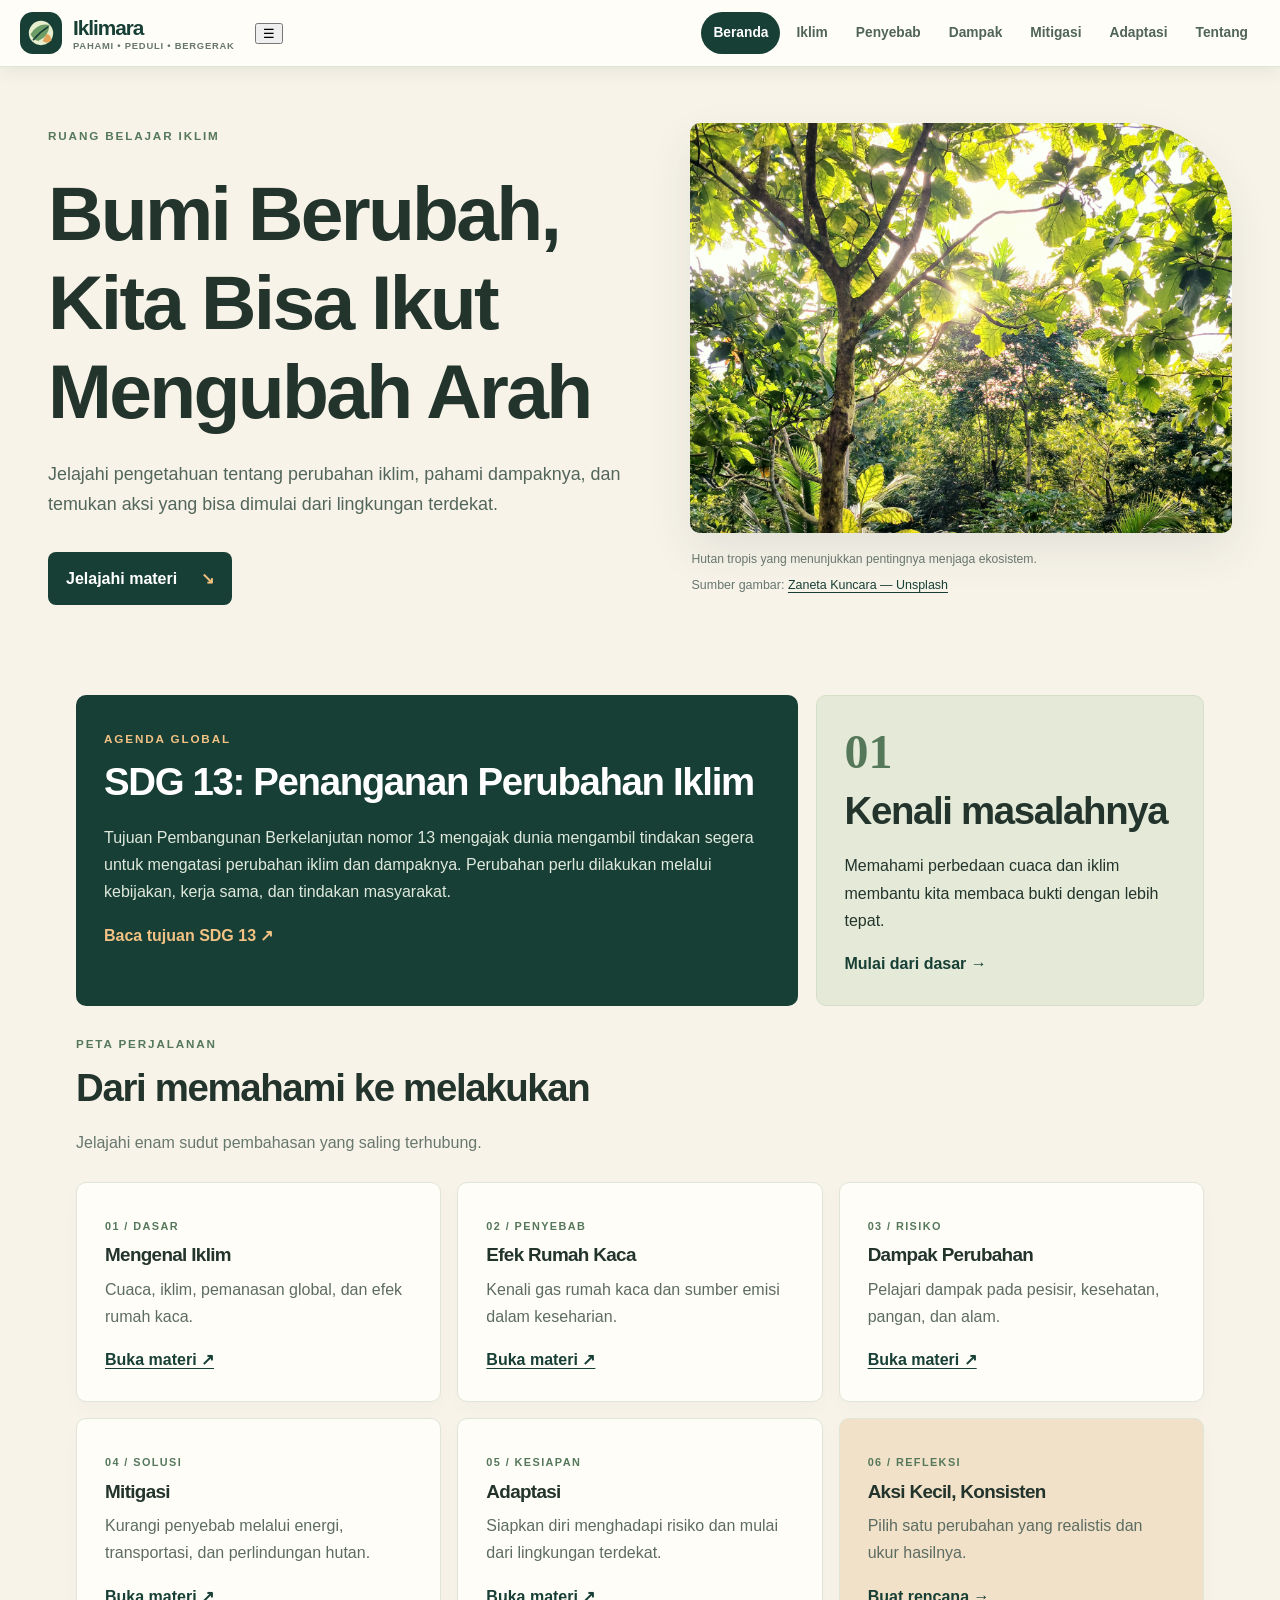
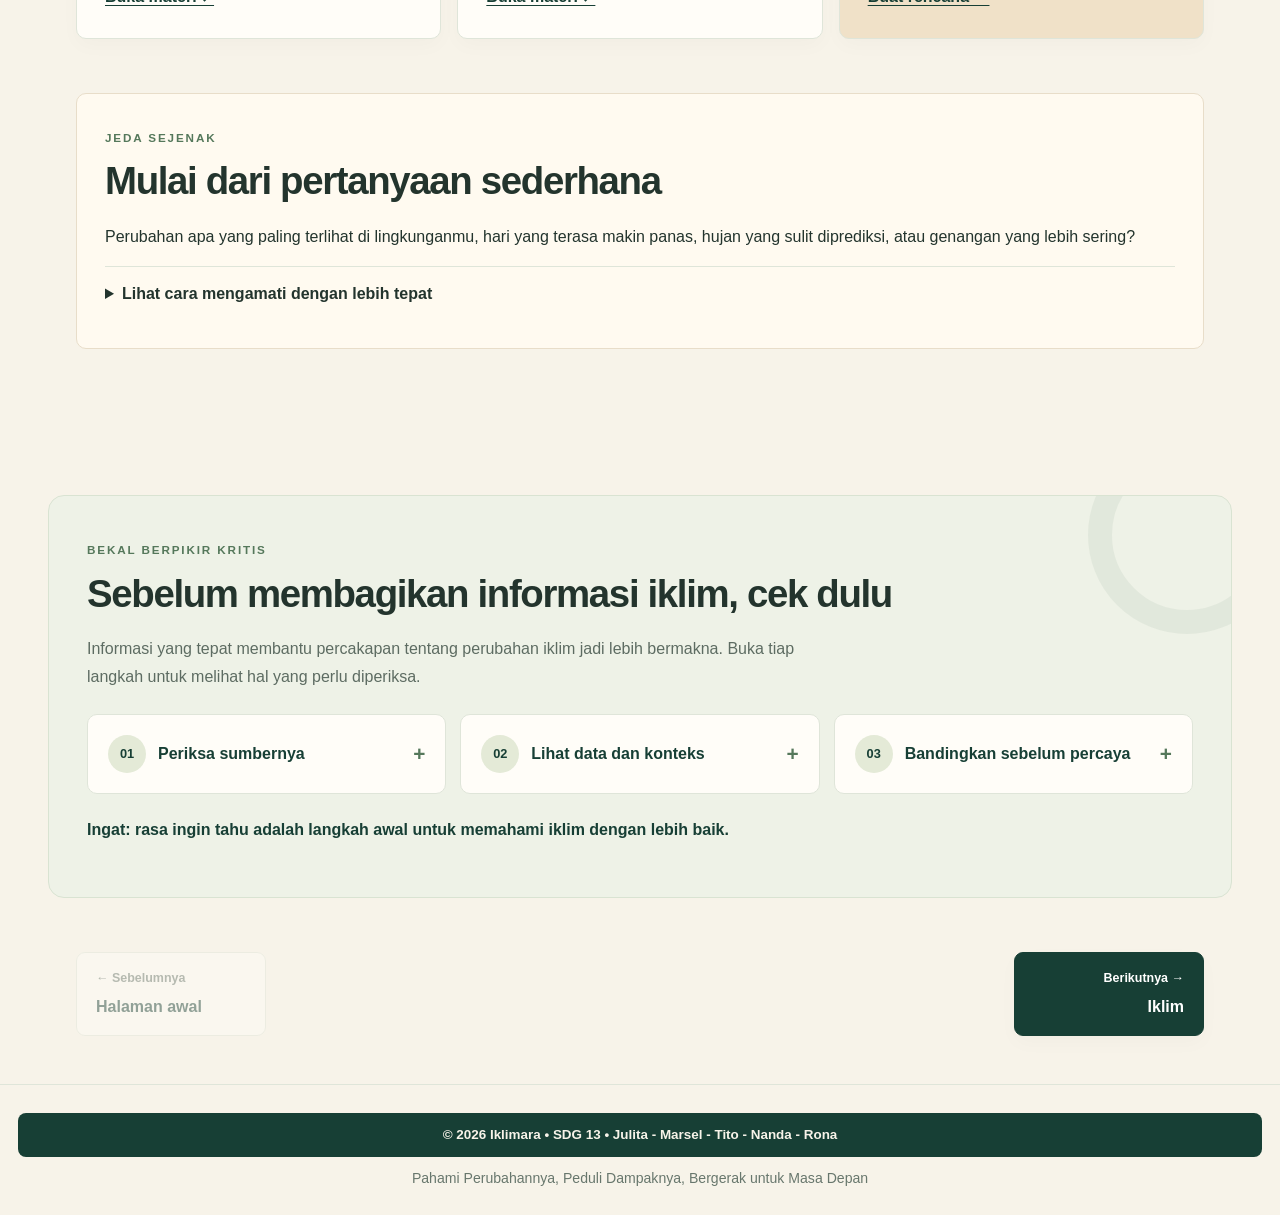
<file: iklimara_revisi_final_fix/index.html>
<!DOCTYPE html>
<html lang="id">
<head>
  <meta charset="utf-8" />
  <meta name="viewport" content="width=device-width, initial-scale=1" />
  <meta name="description" content="Iklimara, ruang belajar perubahan iklim dan aksi iklim." />
  <title>Bumi berubah, Kita bisa ikut mengubah arah — Iklimara</title>
  <link href="css/index.css" rel="stylesheet" />
</head>
<body>
  <header class="topbar">
    <a class="brand" href="index.html">
      <img alt="Logo Iklimara" src="images/logo.svg" />
      <span>
        Iklimara
        <small>pahami &bull; peduli &bull; bergerak</small>
      </span>
    </a>

    <button class="menu-toggle" id="menu-toggle" type="button"
      aria-label="Buka menu navigasi" aria-expanded="false" aria-controls="main-menu">
      ☰
    </button>

    <nav id="main-menu" aria-label="Navigasi utama">
      <a class="active" href="index.html">Beranda</a>
      <a href="iklim.html">Iklim</a>
      <a href="penyebab.html">Penyebab</a>
      <a href="dampak.html">Dampak</a>
      <a href="mitigasi.html">Mitigasi</a>
      <a href="adaptasi.html">Adaptasi</a>
      <a href="tentang.html">Tentang</a>
    </nav>
  </header>

  <main>
    <section class="hero">
      <div class="hero-copy">
        <p class="eyebrow">RUANG BELAJAR IKLIM</p>
        <h1>Bumi Berubah, Kita Bisa Ikut Mengubah Arah</h1>
        <p class="lead">Jelajahi pengetahuan tentang perubahan iklim, pahami dampaknya, dan temukan aksi yang bisa dimulai dari lingkungan terdekat.</p>
        <a class="button" href="#mulai">Jelajahi materi <span>&searrow;</span></a>
      </div>
      <figure class="hero-image">
        <img alt="Hutan tropis hijau sebagai pengingat pentingnya menjaga bumi." src="images/hutan.jpg" />
        <figcaption>
          Hutan tropis yang menunjukkan pentingnya menjaga ekosistem.
          <span class="image-source">Sumber gambar: <a href="https://unsplash.com/photos/sunlight-filters-through-lush-green-foliage-nmkASjsP1uU" target="_blank" rel="noopener noreferrer">Zaneta Kuncara — Unsplash</a></span>
        </figcaption>
      </figure>
    </section>

    <div class="content" id="mulai">
      <section class="intro-grid">
        <article class="feature-card dark">
          <p class="eyebrow">AGENDA GLOBAL</p>
          <h2>SDG 13: Penanganan Perubahan Iklim</h2>
          <p>Tujuan Pembangunan Berkelanjutan nomor 13 mengajak dunia mengambil tindakan segera untuk mengatasi perubahan iklim dan dampaknya. Perubahan perlu dilakukan melalui kebijakan, kerja sama, dan tindakan masyarakat.</p>
          <a class="text-link" href="https://sdgs.un.org/goals/goal13" rel="noopener" target="_blank">Baca tujuan SDG 13 &nearrow;</a>
        </article>
        <article class="quote-card">
          <span class="big-number">01</span>
          <h2>Kenali masalahnya</h2>
          <p>Memahami perbedaan cuaca dan iklim membantu kita membaca bukti dengan lebih tepat.</p>
          <a class="text-link" href="iklim.html">Mulai dari dasar &rarr;</a>
        </article>
      </section>

      <section class="section">
        <div class="section-heading">
          <p class="eyebrow">PETA PERJALANAN</p>
          <h2>Dari memahami ke melakukan</h2>
          <p>Jelajahi enam sudut pembahasan yang saling terhubung.</p>
        </div>
        <div class="cards three">
          <article class="mini-card">
            <span>01 / DASAR</span>
            <h3>Mengenal Iklim</h3>
            <p>Cuaca, iklim, pemanasan global, dan efek rumah kaca.</p>
            <a href="iklim.html">Buka materi &nearrow;</a>
          </article>
          <article class="mini-card">
            <span>02 / PENYEBAB</span>
            <h3>Efek Rumah Kaca</h3>
            <p>Kenali gas rumah kaca dan sumber emisi dalam keseharian.</p>
            <a href="penyebab.html">Buka materi &nearrow;</a>
          </article>
          <article class="mini-card">
            <span>03 / RISIKO</span>
            <h3>Dampak Perubahan</h3>
            <p>Pelajari dampak pada pesisir, kesehatan, pangan, dan alam.</p>
            <a href="dampak.html">Buka materi &nearrow;</a>
          </article>
          <article class="mini-card">
            <span>04 / SOLUSI</span>
            <h3>Mitigasi</h3>
            <p>Kurangi penyebab melalui energi, transportasi, dan perlindungan hutan.</p>
            <a href="mitigasi.html">Buka materi &nearrow;</a>
          </article>
          <article class="mini-card">
            <span>05 / KESIAPAN</span>
            <h3>Adaptasi</h3>
            <p>Siapkan diri menghadapi risiko dan mulai dari lingkungan terdekat.</p>
            <a href="adaptasi.html">Buka materi &nearrow;</a>
          </article>
          <article class="mini-card accent">
            <span>06 / REFLEKSI</span>
            <h3>Aksi Kecil, Konsisten</h3>
            <p>Pilih satu perubahan yang realistis dan ukur hasilnya.</p>
            <a href="adaptasi.html#tujuh-hari">Buat rencana &rarr;</a>
          </article>
        </div>
      </section>

      <section class="section reflection">
        <p class="eyebrow">JEDA SEJENAK</p>
        <h2>Mulai dari pertanyaan sederhana</h2>
        <p>Perubahan apa yang paling terlihat di lingkunganmu, hari yang terasa makin panas, hujan yang sulit diprediksi, atau genangan yang lebih sering?</p>
        <details>
          <summary>Lihat cara mengamati dengan lebih tepat</summary>
          <p>Catat kejadian, waktu, dan lokasi secara konsisten. Satu kejadian cuaca belum membuktikan perubahan iklim; pola jangka panjang dan data pengamatan diperlukan untuk menilainya.</p>
        </details>
      </section>
    </div>

    <section aria-labelledby="cek-fakta" class="section interactive-feature fact-check-feature">
      <p class="eyebrow">BEKAL BERPIKIR KRITIS</p>
      <h2 id="cek-fakta">Sebelum membagikan informasi iklim, cek dulu</h2>
      <p class="feature-intro">Informasi yang tepat membantu percakapan tentang perubahan iklim jadi lebih bermakna. Buka tiap langkah untuk melihat hal yang perlu diperiksa.</p>
      <div class="fact-check-grid">
        <details class="fact-check-card">
          <summary><span>01</span> Periksa sumbernya</summary>
          <p>Pastikan informasi berasal dari lembaga, peneliti, atau media yang jelas. Buka sumber asli jika tautannya tersedia, bukan hanya membaca judul atau potongan unggahan.</p>
        </details>
        <details class="fact-check-card">
          <summary><span>02</span> Lihat data dan konteks</summary>
          <p>Perhatikan tanggal, lokasi, rentang waktu, dan data yang digunakan. Satu hari yang sangat panas atau satu hujan ekstrem saja tidak cukup untuk membuktikan tren iklim jangka panjang.</p>
        </details>
        <details class="fact-check-card">
          <summary><span>03</span> Bandingkan sebelum percaya</summary>
          <p>Cari penjelasan dari lebih dari satu sumber tepercaya. Bedakan hasil pengamatan, pendapat, dan klaim yang belum didukung bukti.</p>
        </details>
      </div>
      <p class="fact-check-note">Ingat: rasa ingin tahu adalah langkah awal untuk memahami iklim dengan lebih baik.</p>
    </section>

    <nav aria-label="Navigasi halaman" class="page-navigation">
      <span aria-disabled="true" class="page-nav-link previous disabled">
        <span>&larr; Sebelumnya</span>
        <strong>Halaman awal</strong>
      </span>
      <a class="page-nav-link next" href="iklim.html">
        <span>Berikutnya &rarr;</span>
        <strong>Iklim</strong>
      </a>
    </nav>
  </main>

  <footer>
    <p class="copyright">&copy; 2026 Iklimara &bull; SDG 13 &bull; Julita - Marsel - Tito - Nanda - Rona</p>
    <p class="footer-tagline">Pahami Perubahannya, Peduli Dampaknya, Bergerak untuk Masa Depan</p>
  </footer>

  <script>
    const tombolMenu = document.getElementById("menu-toggle");
    const navigasi = document.querySelector(".topbar");

    tombolMenu.addEventListener("click", function () {
      const terbuka = navigasi.classList.toggle("menu-open");
      tombolMenu.setAttribute("aria-expanded", terbuka);
      tombolMenu.setAttribute(
        "aria-label",
        terbuka ? "Tutup menu navigasi" : "Buka menu navigasi"
      );
      tombolMenu.textContent = terbuka ? "✕" : "☰";
    });

    document.querySelectorAll("#main-menu a").forEach(function (tautan) {
      tautan.addEventListener("click", function () {
        navigasi.classList.remove("menu-open");
        tombolMenu.setAttribute("aria-expanded", "false");
        tombolMenu.setAttribute("aria-label", "Buka menu navigasi");
        tombolMenu.textContent = "☰";
      });
    });
  </script>
</body>
</html>
</file>
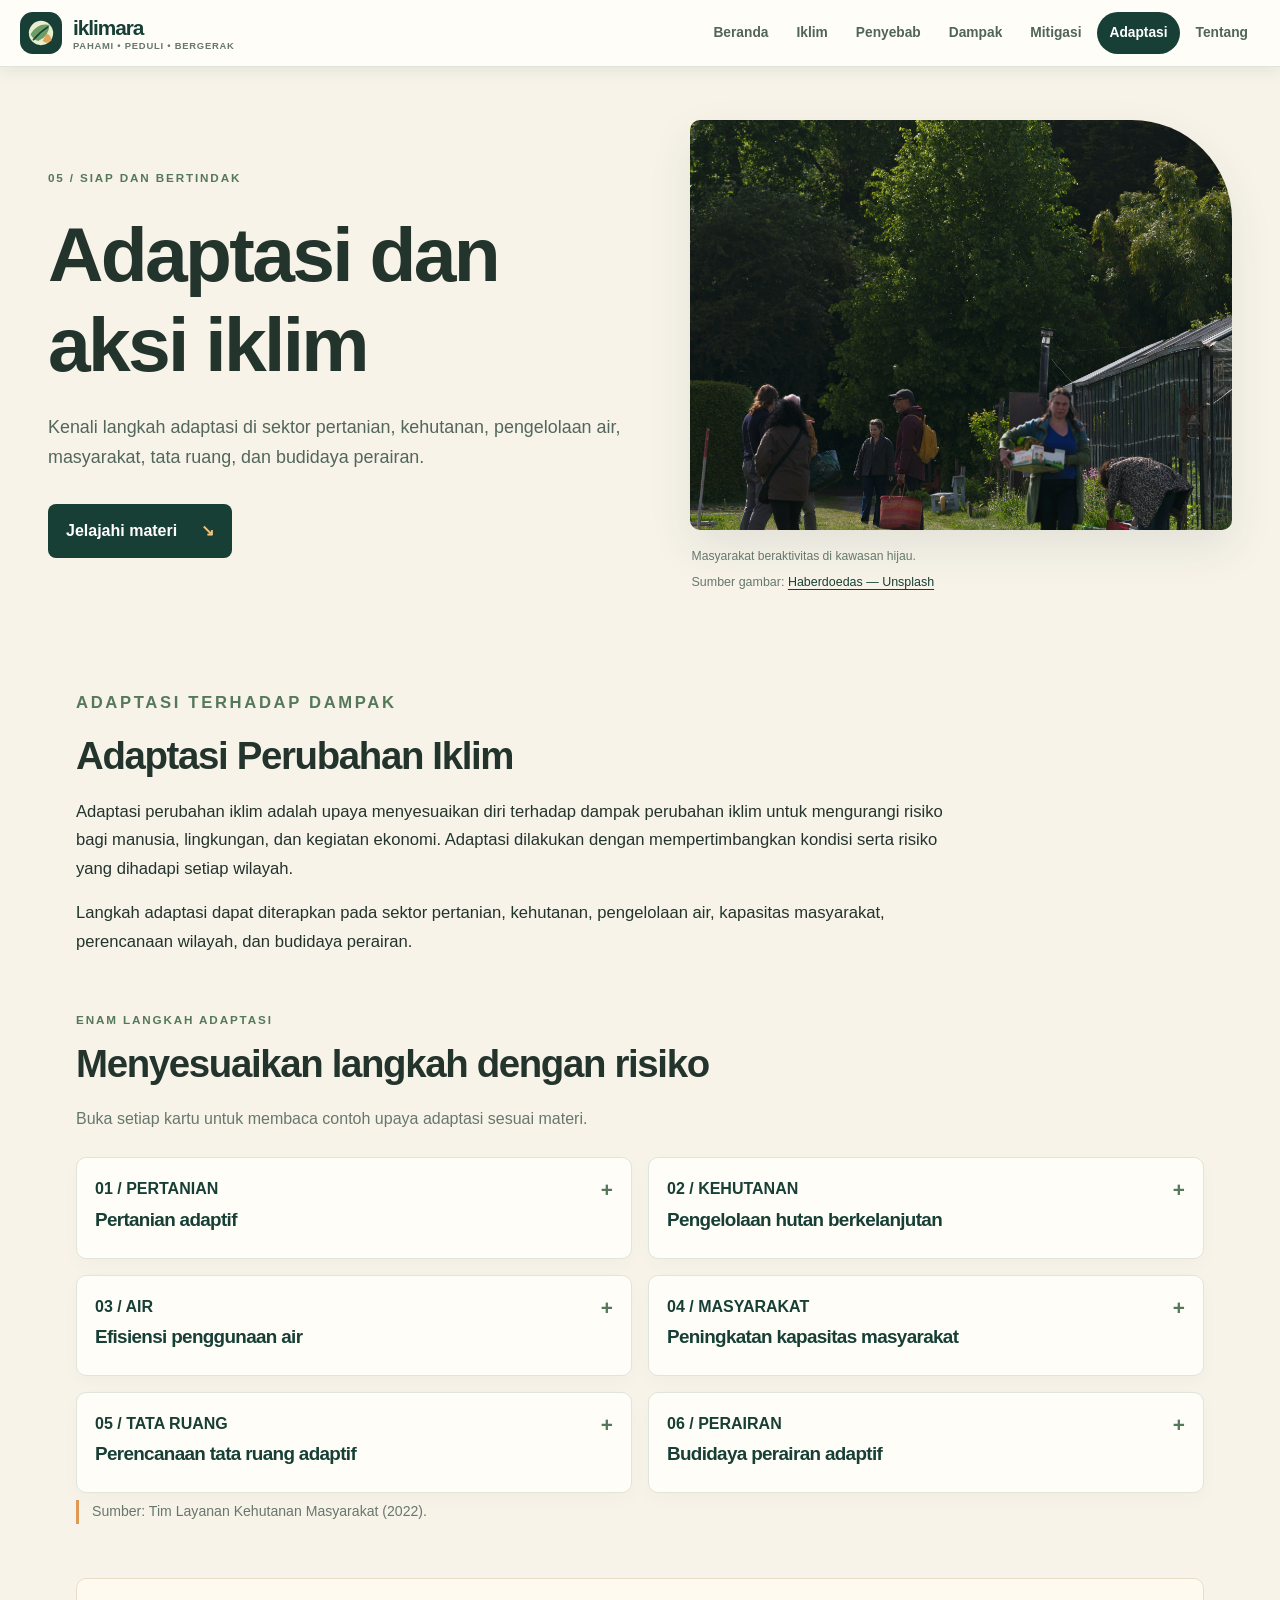
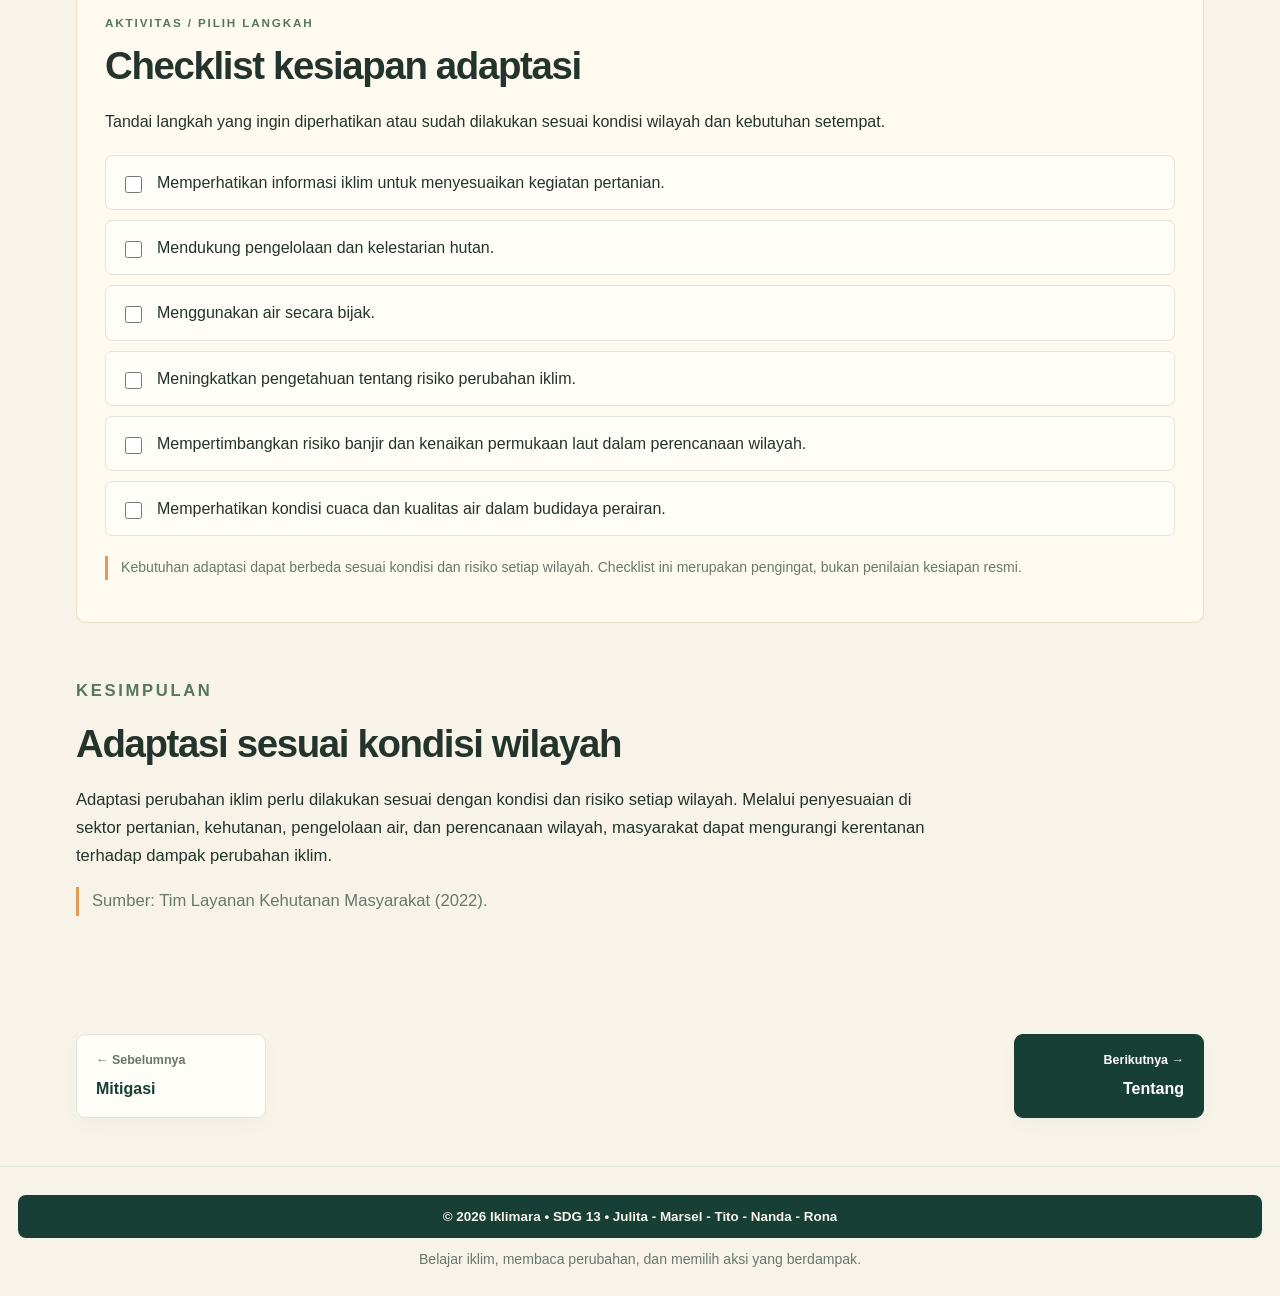
<file: iklimara_revisi_final_fix/adaptasi.html>
<!DOCTYPE html>
<html lang="id">
 <head>
  <meta charset="utf-8"/>
  <meta content="width=device-width, initial-scale=1" name="viewport"/>
  <meta content="Iklimara, ruang belajar perubahan iklim dan aksi iklim." name="description"/>
  <title>
   Adaptasi dan aksi iklim &mdash; Iklimara
  </title>
  <link href="css/adaptasi.css" rel="stylesheet"/>
 </head>
 <body>
  <header class="topbar">
   <a class="brand" href="index.html">
    <img alt="Logo Iklimara" src="images/logo.svg"/>
    <span>
     iklimara
     <small>
      pahami &bull; peduli &bull; bergerak
     </small>
    </span>
   </a>
   <nav aria-label="Navigasi utama">
    <a class="" href="index.html">
     Beranda
    </a>
    <a class="" href="iklim.html">
     Iklim
    </a>
    <a class="" href="penyebab.html">
     Penyebab
    </a>
    <a class="" href="dampak.html">
     Dampak
    </a>
    <a class="" href="mitigasi.html">
     Mitigasi
    </a>
    <a class="active" href="adaptasi.html">
     Adaptasi
    </a>
    <a class="" href="tentang.html">
     Tentang
    </a>
   </nav>
  </header>
  <main>
   <section class="hero">
    <div class="hero-copy">
     <p class="eyebrow">
      05 / SIAP DAN BERTINDAK
     </p>
     <h1>
      Adaptasi dan aksi iklim
     </h1>
     <p class="lead">
      Kenali langkah adaptasi di sektor pertanian, kehutanan, pengelolaan air, masyarakat, tata ruang, dan budidaya perairan.
     </p>
     <a class="button" href="#mulai">
      Jelajahi materi
      <span>
       &searrow;
      </span>
     </a>
    </div>
    <figure class="hero-image">
     <img alt="Komunitas belajar dan lingkungan kampus." src="images/aksi-masyarakat.jpg"/>
     <figcaption>
      Masyarakat beraktivitas di kawasan hijau.
      <span class="image-source">Sumber gambar: <a href="https://unsplash.com/photos/people-gathering-in-a-community-garden-with-trees-in-background-c9xGzxR8ego" target="_blank" rel="noopener noreferrer">Haberdoedas — Unsplash</a></span>
     </figcaption>
    </figure>
   </section>
   <div class="content" id="mulai">
    <section class="section prose">
     <p class="eyebrow">
      ADAPTASI TERHADAP DAMPAK
     </p>
     <h2>
      Adaptasi Perubahan Iklim
     </h2>
     <p>
      Adaptasi perubahan iklim adalah upaya menyesuaikan diri terhadap dampak perubahan iklim untuk mengurangi risiko bagi manusia, lingkungan, dan kegiatan ekonomi. Adaptasi dilakukan dengan mempertimbangkan kondisi serta risiko yang dihadapi setiap wilayah.
     </p>
     <p>
      Langkah adaptasi dapat diterapkan pada sektor pertanian, kehutanan, pengelolaan air, kapasitas masyarakat, perencanaan wilayah, dan budidaya perairan.
     </p>
    </section>
    <section class="section">
     <div class="section-heading">
      <p class="eyebrow">
       ENAM LANGKAH ADAPTASI
      </p>
      <h2>
       Menyesuaikan langkah dengan risiko
      </h2>
      <p>
       Buka setiap kartu untuk membaca contoh upaya adaptasi sesuai materi.
      </p>
     </div>
     <div class="cards two">
      <details class="mini-card info-accordion">
       <summary>
        <span>01 / PERTANIAN</span>
        <h3>Pertanian adaptif</h3>
       </summary>
       <p>
        Menyesuaikan musim tanam berdasarkan informasi iklim, menggunakan bibit yang mampu beradaptasi, dan memperbaiki sistem irigasi untuk menghadapi perubahan pola hujan dan kekeringan.
       </p>
      </details>
      <details class="mini-card info-accordion">
       <summary>
        <span>02 / KEHUTANAN</span>
        <h3>Pengelolaan hutan berkelanjutan</h3>
       </summary>
       <p>
        Menjaga kelestarian hutan melalui penanaman pohon, pencegahan penebangan liar, dan pelibatan masyarakat dalam pengelolaan hutan.
       </p>
      </details>
      <details class="mini-card info-accordion">
       <summary>
        <span>03 / AIR</span>
        <h3>Efisiensi penggunaan air</h3>
       </summary>
       <p>
        Menggunakan air secara bijak untuk kebutuhan sehari-hari dan pertanian, terutama ketika terjadi kekeringan atau kemarau berkepanjangan.
       </p>
      </details>
      <details class="mini-card info-accordion">
       <summary>
        <span>04 / MASYARAKAT</span>
        <h3>Peningkatan kapasitas masyarakat</h3>
       </summary>
       <p>
        Meningkatkan pengetahuan dan keterampilan masyarakat agar mampu mengenali risiko perubahan iklim serta menentukan langkah penyesuaian yang sesuai.
       </p>
      </details>
      <details class="mini-card info-accordion">
       <summary>
        <span>05 / TATA RUANG</span>
        <h3>Perencanaan tata ruang adaptif</h3>
       </summary>
       <p>
        Mempertimbangkan risiko perubahan iklim, seperti banjir dan kenaikan permukaan laut, dalam perencanaan permukiman dan pembangunan wilayah.
       </p>
      </details>
      <details class="mini-card info-accordion">
       <summary>
        <span>06 / PERAIRAN</span>
        <h3>Budidaya perairan adaptif</h3>
       </summary>
       <p>
        Menyesuaikan pengelolaan tambak dengan kondisi cuaca dan kualitas air agar kegiatan budidaya ikan atau udang tetap berjalan dengan baik.
       </p>
      </details>
     </div>
     <p class="source">
      Sumber: Tim Layanan Kehutanan Masyarakat (2022).
     </p>
    </section>
    <section class="section reflection">
     <p class="eyebrow">
      AKTIVITAS / PILIH LANGKAH
     </p>
     <h2>
      Checklist kesiapan adaptasi
     </h2>
     <p>
      Tandai langkah yang ingin diperhatikan atau sudah dilakukan sesuai kondisi wilayah dan kebutuhan setempat.
     </p>
     <div class="checklist">
      <label>
       <input type="checkbox"/>
       Memperhatikan informasi iklim untuk menyesuaikan kegiatan pertanian.
      </label>
      <label>
       <input type="checkbox"/>
       Mendukung pengelolaan dan kelestarian hutan.
      </label>
      <label>
       <input type="checkbox"/>
       Menggunakan air secara bijak.
      </label>
      <label>
       <input type="checkbox"/>
       Meningkatkan pengetahuan tentang risiko perubahan iklim.
      </label>
      <label>
       <input type="checkbox"/>
       Mempertimbangkan risiko banjir dan kenaikan permukaan laut dalam perencanaan wilayah.
      </label>
      <label>
       <input type="checkbox"/>
       Memperhatikan kondisi cuaca dan kualitas air dalam budidaya perairan.
      </label>
     </div>
     <p class="note">
      Kebutuhan adaptasi dapat berbeda sesuai kondisi dan risiko setiap wilayah. Checklist ini merupakan pengingat, bukan penilaian kesiapan resmi.
     </p>
    </section>
    <section class="section prose">
     <p class="eyebrow">
      KESIMPULAN
     </p>
     <h2>
      Adaptasi sesuai kondisi wilayah
     </h2>
     <p>
      Adaptasi perubahan iklim perlu dilakukan sesuai dengan kondisi dan risiko setiap wilayah. Melalui penyesuaian di sektor pertanian, kehutanan, pengelolaan air, dan perencanaan wilayah, masyarakat dapat mengurangi kerentanan terhadap dampak perubahan iklim.
     </p>
     <p class="source">
      Sumber: Tim Layanan Kehutanan Masyarakat (2022).
     </p>
    </section>
   </div>
   <nav aria-label="Navigasi halaman" class="page-navigation">
    <a class="page-nav-link previous" href="mitigasi.html">
     <span>
      &larr; Sebelumnya
     </span>
     <strong>
      Mitigasi
     </strong>
    </a>
    <a class="page-nav-link next" href="tentang.html">
     <span>
      Berikutnya &rarr;
     </span>
     <strong>
      Tentang
     </strong>
    </a>
   </nav>
  </main>
  <footer>
   <p class="copyright">
    &copy; 2026 Iklimara &bull; SDG 13 &bull; Julita - Marsel - Tito - Nanda - Rona
   </p>
   <p class="footer-tagline">Belajar iklim, membaca perubahan, dan memilih aksi yang berdampak.</p>
  </footer>

</body>
</html>
</file>
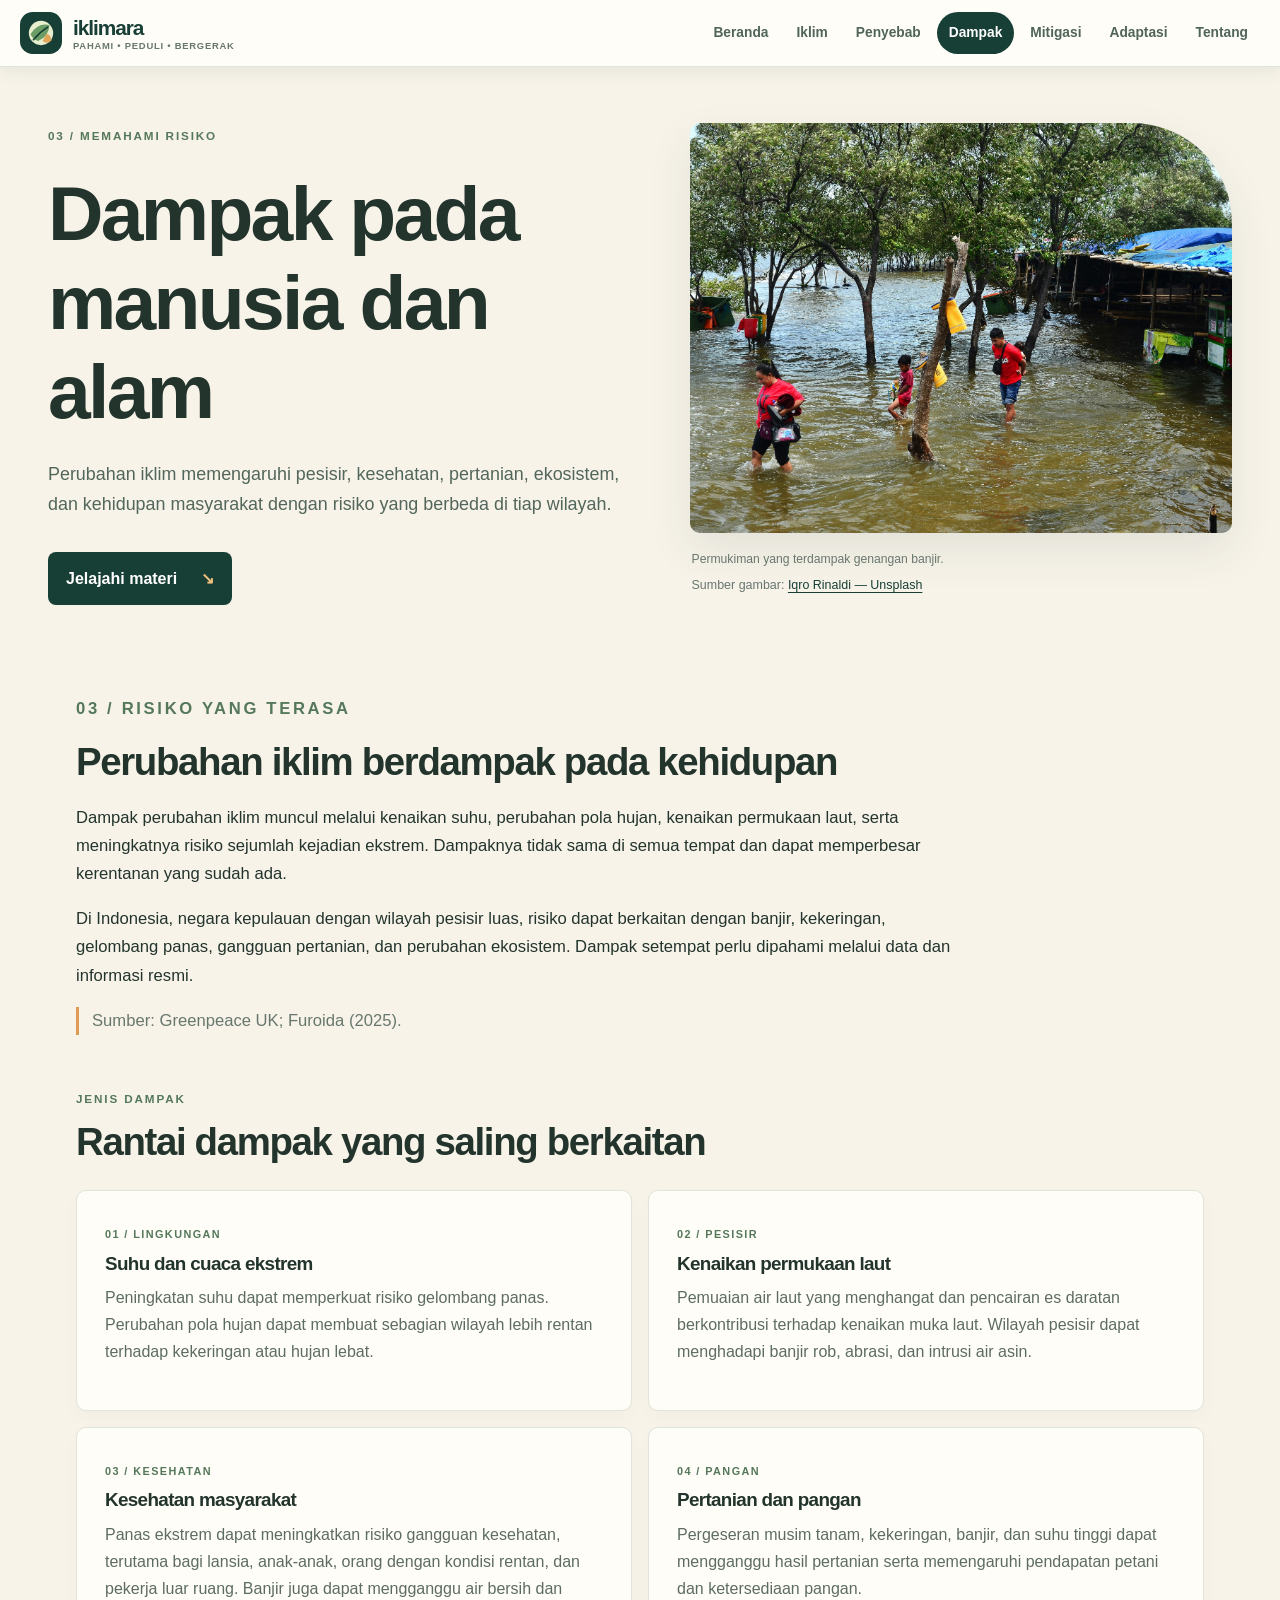
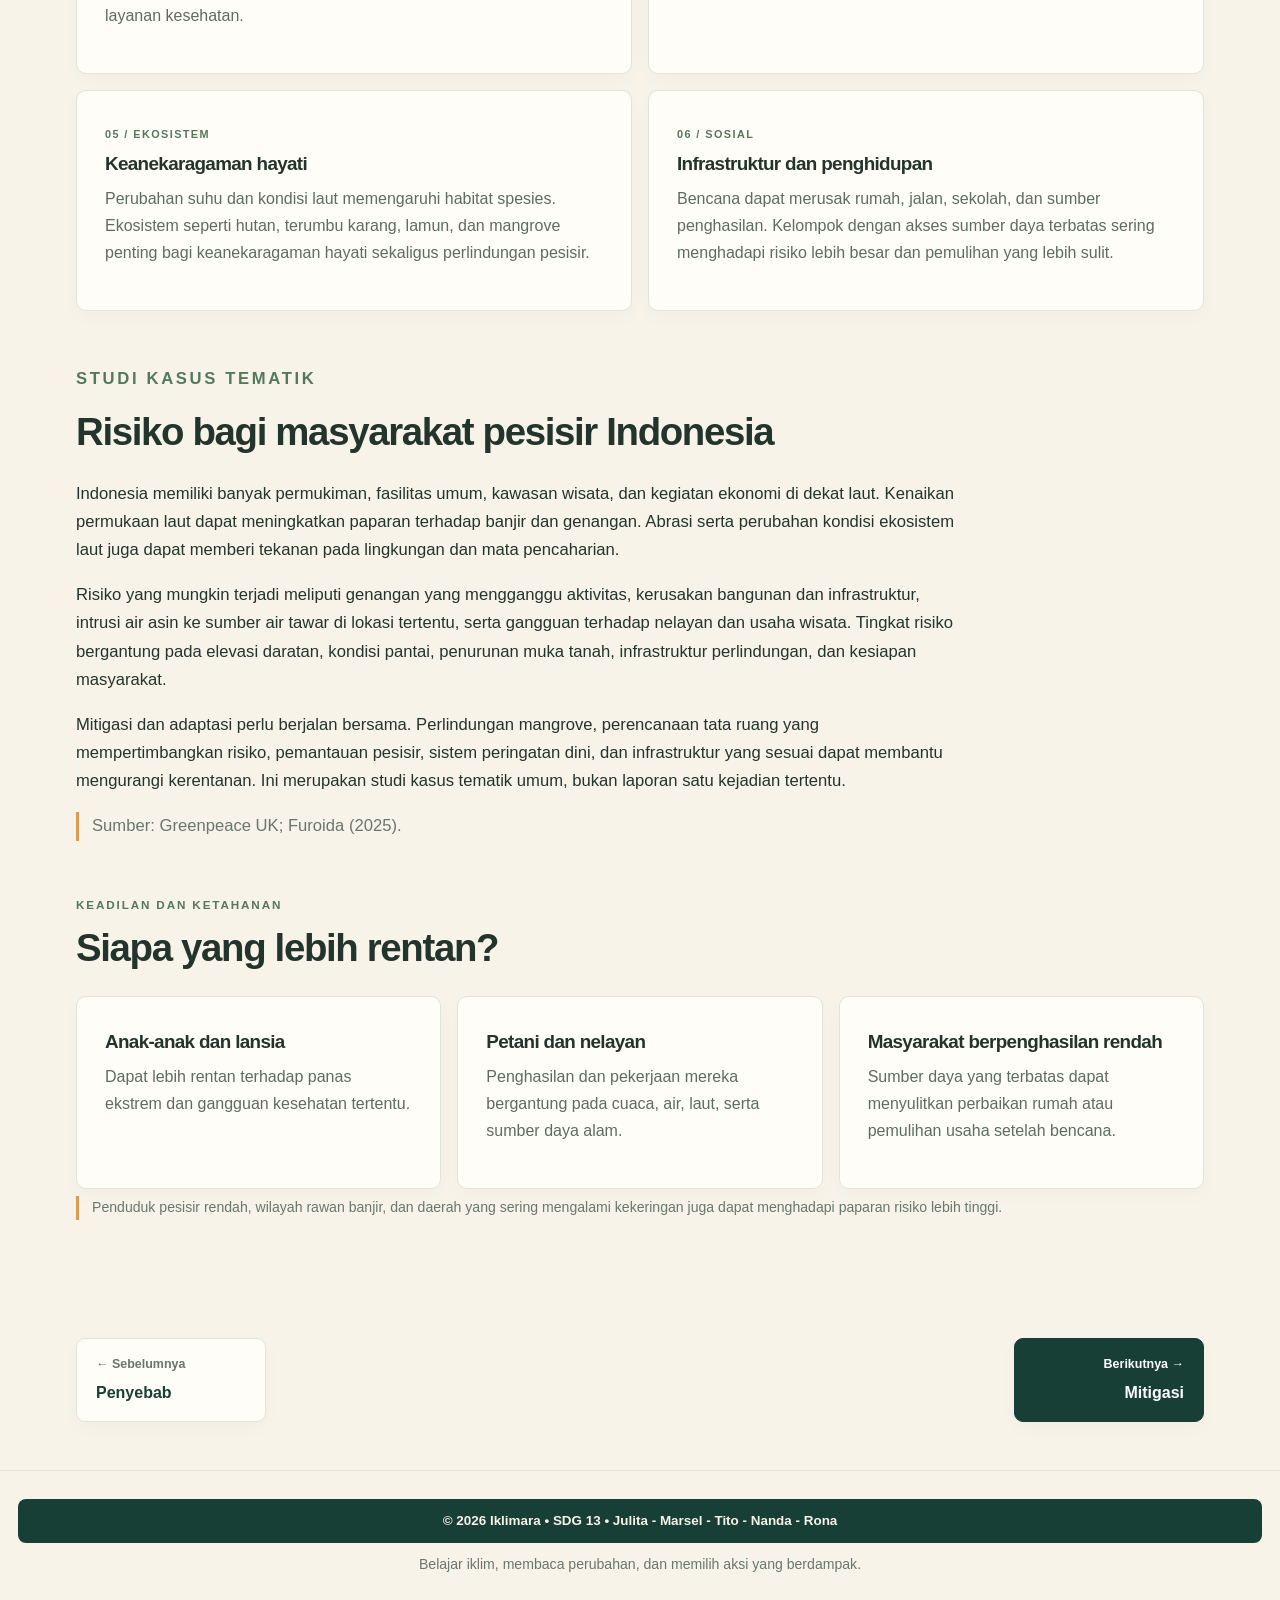
<file: iklimara_revisi_final_fix/dampak.html>
<!DOCTYPE html>
<html lang="id">
 <head>
  <meta charset="utf-8"/>
  <meta content="width=device-width, initial-scale=1" name="viewport"/>
  <meta content="Iklimara, ruang belajar perubahan iklim dan aksi iklim." name="description"/>
  <title>
   Dampak pada manusia dan alam &mdash; Iklimara
  </title>
  <link href="css/dampak.css" rel="stylesheet"/>
 </head>
 <body>
  <header class="topbar">
   <a class="brand" href="index.html">
    <img alt="Logo Iklimara" src="images/logo.svg"/>
    <span>
     iklimara
     <small>
      pahami &bull; peduli &bull; bergerak
     </small>
    </span>
   </a>
   <nav aria-label="Navigasi utama">
    <a class="" href="index.html">
     Beranda
    </a>
    <a class="" href="iklim.html">
     Iklim
    </a>
    <a class="" href="penyebab.html">
     Penyebab
    </a>
    <a class="active" href="dampak.html">
     Dampak
    </a>
    <a class="" href="mitigasi.html">
     Mitigasi
    </a>
    <a class="" href="adaptasi.html">
     Adaptasi
    </a>
    <a class="" href="tentang.html">
     Tentang
    </a>
   </nav>
  </header>
  <main>
   <section class="hero">
    <div class="hero-copy">
     <p class="eyebrow">
      03 / MEMAHAMI RISIKO
     </p>
     <h1>
      Dampak pada manusia dan alam
     </h1>
     <p class="lead">
      Perubahan iklim memengaruhi pesisir, kesehatan, pertanian, ekosistem, dan kehidupan masyarakat dengan risiko yang berbeda di tiap wilayah.
     </p>
     <a class="button" href="#mulai">
      Jelajahi materi
      <span>
       &searrow;
      </span>
     </a>
    </div>
    <figure class="hero-image">
     <img alt="Wilayah pesisir tropis dekat permukiman." src="images/banjir-pesisir.jpg"/>
     <figcaption>
      Permukiman yang terdampak genangan banjir.
      <span class="image-source">Sumber gambar: <a href="https://unsplash.com/photos/a-group-of-people-walking-through-a-flooded-street-WSMbpzRskdA" target="_blank" rel="noopener noreferrer">Iqro Rinaldi — Unsplash</a></span>
     </figcaption>
    </figure>
   </section>
   <div class="content" id="mulai">
    <section class="section prose">
     <p class="eyebrow">
      03 / RISIKO YANG TERASA
     </p>
     <h2>
      Perubahan iklim berdampak pada kehidupan
     </h2>
     <p>
      Dampak perubahan iklim muncul melalui kenaikan suhu, perubahan pola hujan, kenaikan permukaan laut, serta meningkatnya risiko sejumlah kejadian ekstrem. Dampaknya tidak sama di semua tempat dan dapat memperbesar kerentanan yang sudah ada.
     </p>
     <p>
      Di Indonesia, negara kepulauan dengan wilayah pesisir luas, risiko dapat berkaitan dengan banjir, kekeringan, gelombang panas, gangguan pertanian, dan perubahan ekosistem. Dampak setempat perlu dipahami melalui data dan informasi resmi.
     </p>
         <p class="source">
      Sumber: Greenpeace UK; Furoida (2025).
     </p>
</section>
    <section class="section">
     <div class="section-heading">
      <p class="eyebrow">
       JENIS DAMPAK
      </p>
      <h2>
       Rantai dampak yang saling berkaitan
      </h2>
     </div>
     <div class="cards two">
      <article class="mini-card">
       <span>
        01 / LINGKUNGAN
       </span>
       <h3>
        Suhu dan cuaca ekstrem
       </h3>
       <p>
        Peningkatan suhu dapat memperkuat risiko gelombang panas. Perubahan pola hujan dapat membuat sebagian wilayah lebih rentan terhadap kekeringan atau hujan lebat.
       </p>
      </article>
      <article class="mini-card">
       <span>
        02 / PESISIR
       </span>
       <h3>
        Kenaikan permukaan laut
       </h3>
       <p>
        Pemuaian air laut yang menghangat dan pencairan es daratan berkontribusi terhadap kenaikan muka laut. Wilayah pesisir dapat menghadapi banjir rob, abrasi, dan intrusi air asin.
       </p>
      </article>
      <article class="mini-card">
       <span>
        03 / KESEHATAN
       </span>
       <h3>
        Kesehatan masyarakat
       </h3>
       <p>
        Panas ekstrem dapat meningkatkan risiko gangguan kesehatan, terutama bagi lansia, anak-anak, orang dengan kondisi rentan, dan pekerja luar ruang. Banjir juga dapat mengganggu air bersih dan layanan kesehatan.
       </p>
      </article>
      <article class="mini-card">
       <span>
        04 / PANGAN
       </span>
       <h3>
        Pertanian dan pangan
       </h3>
       <p>
        Pergeseran musim tanam, kekeringan, banjir, dan suhu tinggi dapat mengganggu hasil pertanian serta memengaruhi pendapatan petani dan ketersediaan pangan.
       </p>
      </article>
      <article class="mini-card">
       <span>
        05 / EKOSISTEM
       </span>
       <h3>
        Keanekaragaman hayati
       </h3>
       <p>
        Perubahan suhu dan kondisi laut memengaruhi habitat spesies. Ekosistem seperti hutan, terumbu karang, lamun, dan mangrove penting bagi keanekaragaman hayati sekaligus perlindungan pesisir.
       </p>
      </article>
      <article class="mini-card">
       <span>
        06 / SOSIAL
       </span>
       <h3>
        Infrastruktur dan penghidupan
       </h3>
       <p>
        Bencana dapat merusak rumah, jalan, sekolah, dan sumber penghasilan. Kelompok dengan akses sumber daya terbatas sering menghadapi risiko lebih besar dan pemulihan yang lebih sulit.
       </p>
      </article>
     </div>
    </section>
    <section class="section prose">
     <div class="section-heading">
      <p class="eyebrow">
       STUDI KASUS TEMATIK
      </p>
      <h2>
       Risiko bagi masyarakat pesisir Indonesia
      </h2>
     </div>
     <p>
      Indonesia memiliki banyak permukiman, fasilitas umum, kawasan wisata, dan kegiatan ekonomi di dekat laut. Kenaikan permukaan laut dapat meningkatkan paparan terhadap banjir dan genangan. Abrasi serta perubahan kondisi ekosistem laut juga dapat memberi tekanan pada lingkungan dan mata pencaharian.
     </p>
     <p>
      Risiko yang mungkin terjadi meliputi genangan yang mengganggu aktivitas, kerusakan bangunan dan infrastruktur, intrusi air asin ke sumber air tawar di lokasi tertentu, serta gangguan terhadap nelayan dan usaha wisata. Tingkat risiko bergantung pada elevasi daratan, kondisi pantai, penurunan muka tanah, infrastruktur perlindungan, dan kesiapan masyarakat.
     </p>
     <p>
      Mitigasi dan adaptasi perlu berjalan bersama. Perlindungan mangrove, perencanaan tata ruang yang mempertimbangkan risiko, pemantauan pesisir, sistem peringatan dini, dan infrastruktur yang sesuai dapat membantu mengurangi kerentanan. Ini merupakan studi kasus tematik umum, bukan laporan satu kejadian tertentu.
     </p>
         <p class="source">
      Sumber: Greenpeace UK; Furoida (2025).
     </p>
</section>
    <section class="section">
     <div class="section-heading">
      <p class="eyebrow">
       KEADILAN DAN KETAHANAN
      </p>
      <h2>
       Siapa yang lebih rentan?
      </h2>
     </div>
     <div class="cards three">
      <article class="mini-card">
       <h3>
        Anak-anak dan lansia
       </h3>
       <p>
        Dapat lebih rentan terhadap panas ekstrem dan gangguan kesehatan tertentu.
       </p>
      </article>
      <article class="mini-card">
       <h3>
        Petani dan nelayan
       </h3>
       <p>
        Penghasilan dan pekerjaan mereka bergantung pada cuaca, air, laut, serta sumber daya alam.
       </p>
      </article>
      <article class="mini-card">
       <h3>
        Masyarakat berpenghasilan rendah
       </h3>
       <p>
        Sumber daya yang terbatas dapat menyulitkan perbaikan rumah atau pemulihan usaha setelah bencana.
       </p>
      </article>
     </div>
     <p class="source">
      Penduduk pesisir rendah, wilayah rawan banjir, dan daerah yang sering mengalami kekeringan juga dapat menghadapi paparan risiko lebih tinggi.
     </p>
    </section>
   </div>
   <nav aria-label="Navigasi halaman" class="page-navigation">
    <a class="page-nav-link previous" href="penyebab.html">
     <span>
      &larr; Sebelumnya
     </span>
     <strong>
      Penyebab
     </strong>
    </a>
    <a class="page-nav-link next" href="mitigasi.html">
     <span>
      Berikutnya &rarr;
     </span>
     <strong>
      Mitigasi
     </strong>
    </a>
   </nav>
  </main>
  <footer>
   <p class="copyright">
    &copy; 2026 Iklimara &bull; SDG 13 &bull; Julita - Marsel - Tito - Nanda - Rona
   </p>
   <p class="footer-tagline">Belajar iklim, membaca perubahan, dan memilih aksi yang berdampak.</p>
  </footer>

</body>
</html>
</file>
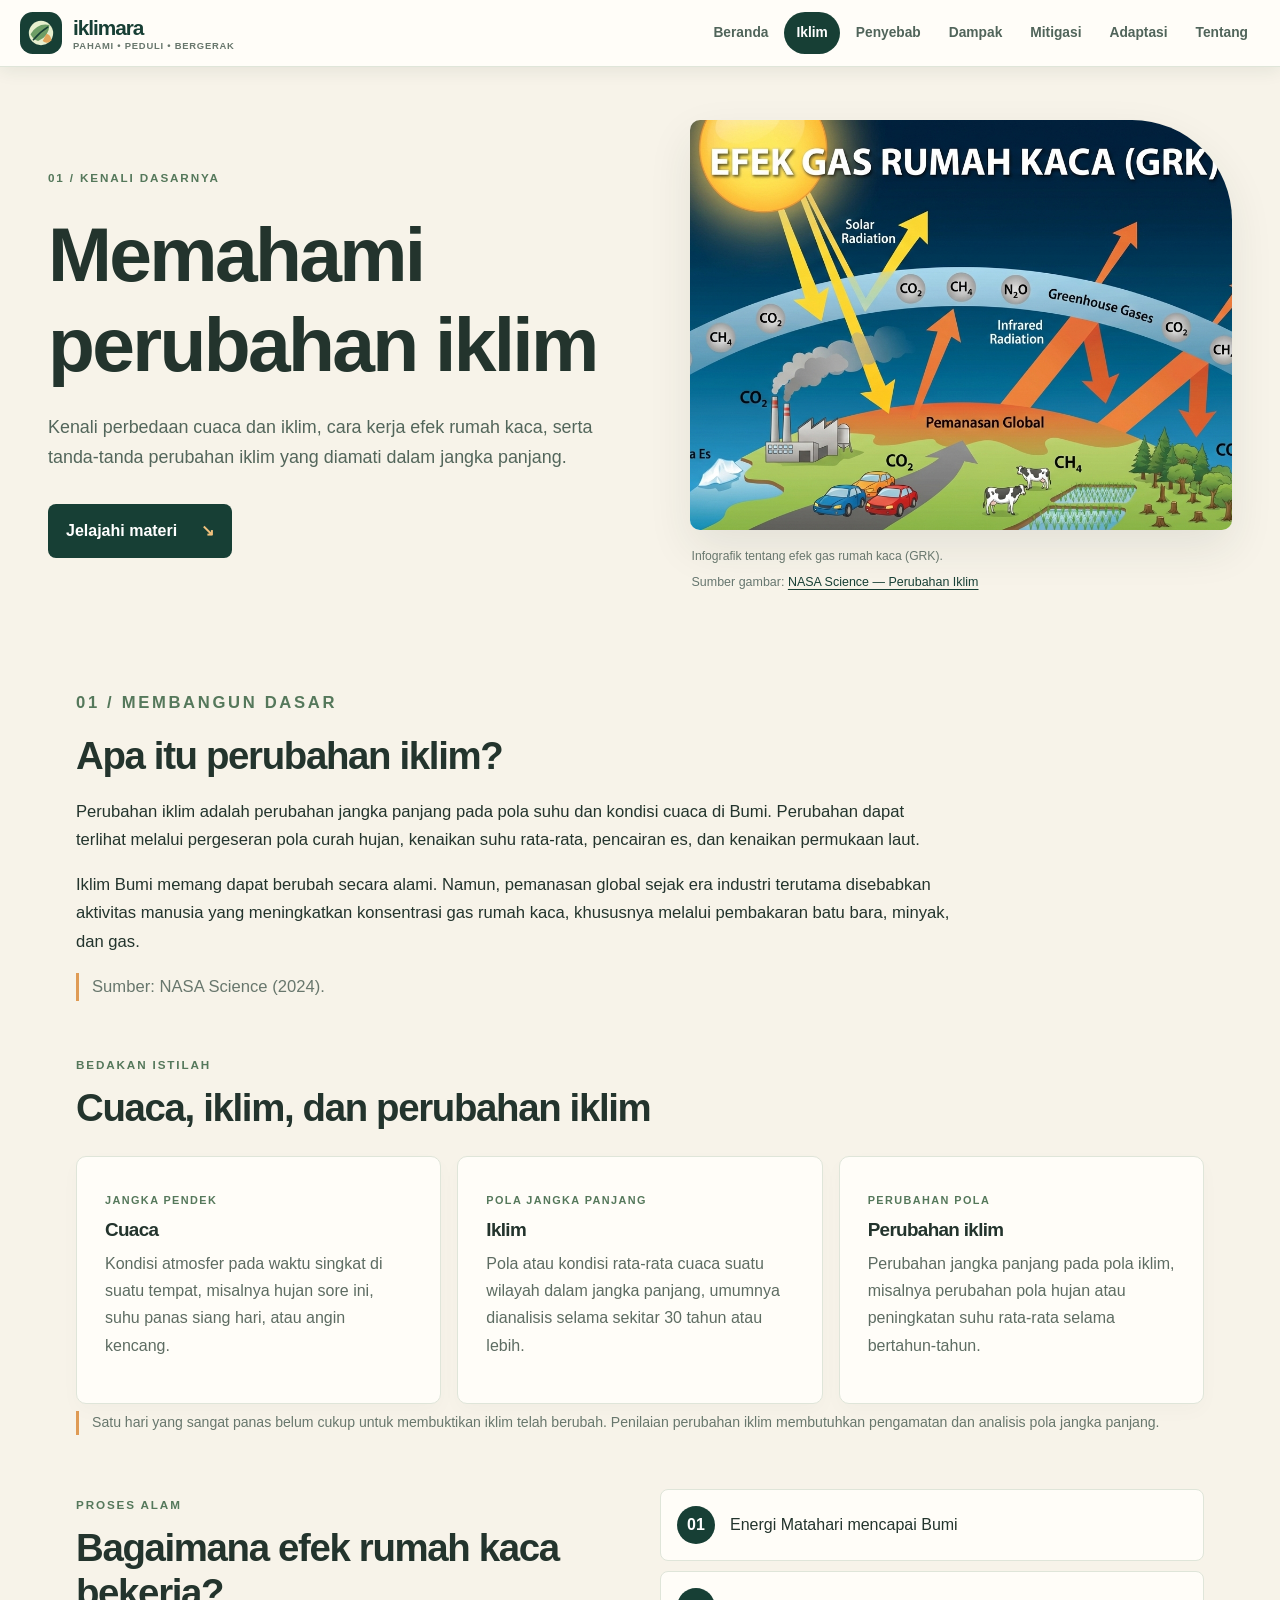
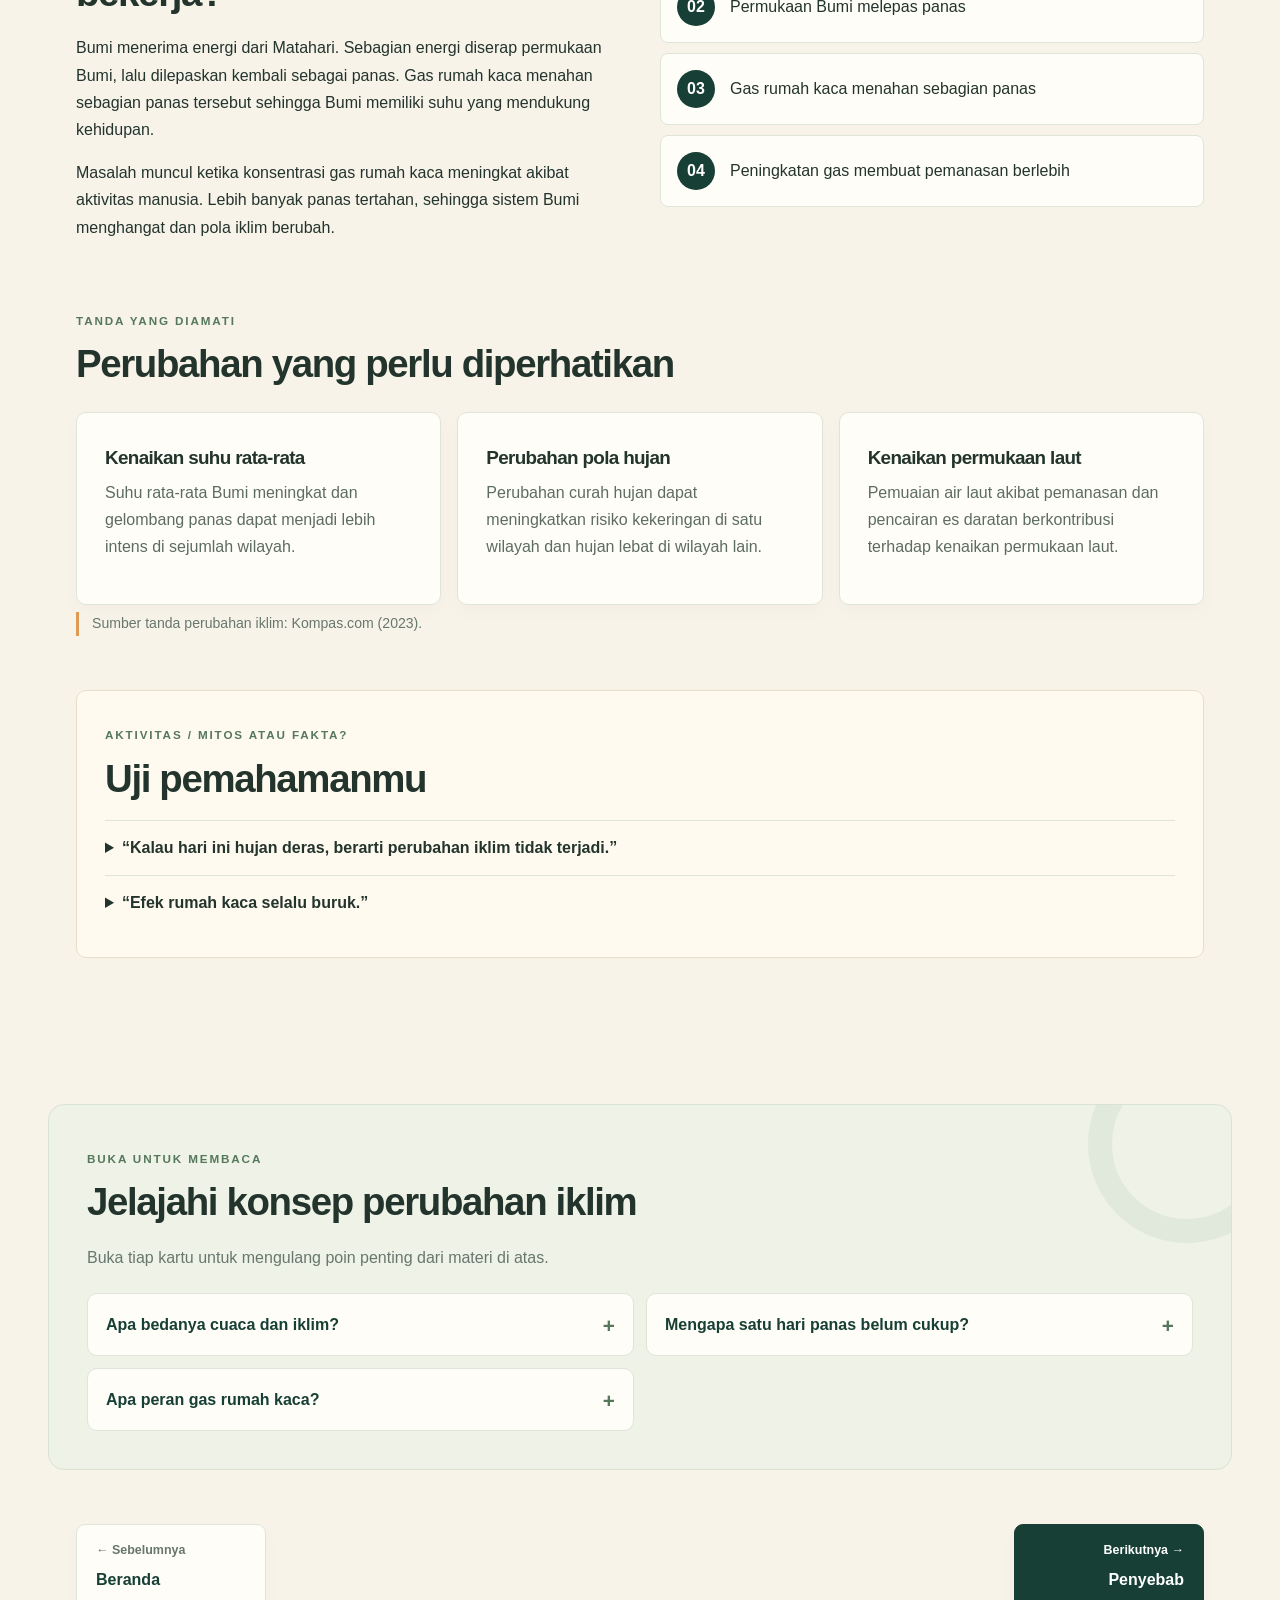
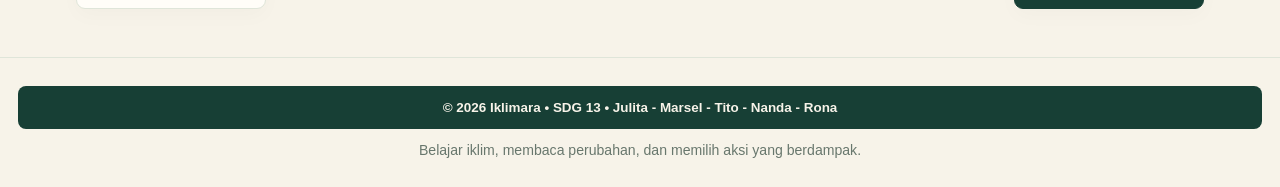
<file: iklimara_revisi_final_fix/iklim.html>
<!DOCTYPE html>
<html lang="id">
 <head>
  <meta charset="utf-8"/>
  <meta content="width=device-width, initial-scale=1" name="viewport"/>
  <meta content="Iklimara, ruang belajar perubahan iklim dan aksi iklim." name="description"/>
  <title>
   Memahami perubahan iklim &mdash; Iklimara
  </title>
  <link href="css/iklim.css" rel="stylesheet"/>
 </head>
 <body>
  <header class="topbar">
   <a class="brand" href="index.html">
    <img alt="Logo Iklimara" src="images/logo.svg"/>
    <span>
     iklimara
     <small>
      pahami &bull; peduli &bull; bergerak
     </small>
    </span>
   </a>
   <nav aria-label="Navigasi utama">
    <a class="" href="index.html">
     Beranda
    </a>
    <a class="active" href="iklim.html">
     Iklim
    </a>
    <a class="" href="penyebab.html">
     Penyebab
    </a>
    <a class="" href="dampak.html">
     Dampak
    </a>
    <a class="" href="mitigasi.html">
     Mitigasi
    </a>
    <a class="" href="adaptasi.html">
     Adaptasi
    </a>
    <a class="" href="tentang.html">
     Tentang
    </a>
   </nav>
  </header>
  <main>
   <section class="hero">
    <div class="hero-copy">
     <p class="eyebrow">
      01 / KENALI DASARNYA
     </p>
     <h1>
      Memahami perubahan iklim
     </h1>
     <p class="lead">
      Kenali perbedaan cuaca dan iklim, cara kerja efek rumah kaca, serta tanda-tanda perubahan iklim yang diamati dalam jangka panjang.
     </p>
     <a class="button" href="#mulai">
      Jelajahi materi
      <span>
       &searrow;
      </span>
     </a>
    </div>
    <figure class="hero-image">
     <img alt="Efek Gas Rumah Kaca (GRK)." src="images/efek-gas-rumah-kaca.png"/>
     <figcaption>
      Infografik tentang efek gas rumah kaca (GRK).
      <span class="image-source">Sumber gambar: <a href="https://science.nasa.gov/climate-change/" target="_blank" rel="noopener noreferrer">NASA Science — Perubahan Iklim</a></span>
     </figcaption>
    </figure>
   </section>
   <div class="content" id="mulai">
    <section class="section prose">
     <p class="eyebrow">
      01 / MEMBANGUN DASAR
     </p>
     <h2>
      Apa itu perubahan iklim?
     </h2>
     <p>
      Perubahan iklim adalah perubahan jangka panjang pada pola suhu dan kondisi cuaca di Bumi. Perubahan dapat terlihat melalui pergeseran pola curah hujan, kenaikan suhu rata-rata, pencairan es, dan kenaikan permukaan laut.
     </p>
     <p>
      Iklim Bumi memang dapat berubah secara alami. Namun, pemanasan global sejak era industri terutama disebabkan aktivitas manusia yang meningkatkan konsentrasi gas rumah kaca, khususnya melalui pembakaran batu bara, minyak, dan gas.
     </p>
     <p class="source">
      Sumber: NASA Science (2024).
     </p>
    </section>
    <section class="section">
     <div class="section-heading">
      <p class="eyebrow">
       BEDAKAN ISTILAH
      </p>
      <h2>
       Cuaca, iklim, dan perubahan iklim
      </h2>
     </div>
     <div class="cards three">
      <article class="mini-card">
       <span>
        JANGKA PENDEK
       </span>
       <h3>
        Cuaca
       </h3>
       <p>
        Kondisi atmosfer pada waktu singkat di suatu tempat, misalnya hujan sore ini, suhu panas siang hari, atau angin kencang.
       </p>
      </article>
      <article class="mini-card">
       <span>
        POLA JANGKA PANJANG
       </span>
       <h3>
        Iklim
       </h3>
       <p>
        Pola atau kondisi rata-rata cuaca suatu wilayah dalam jangka panjang, umumnya dianalisis selama sekitar 30 tahun atau lebih.
       </p>
      </article>
      <article class="mini-card">
       <span>
        PERUBAHAN POLA
       </span>
       <h3>
        Perubahan iklim
       </h3>
       <p>
        Perubahan jangka panjang pada pola iklim, misalnya perubahan pola hujan atau peningkatan suhu rata-rata selama bertahun-tahun.
       </p>
      </article>
     </div>
     <p class="note">
      Satu hari yang sangat panas belum cukup untuk membuktikan iklim telah berubah. Penilaian perubahan iklim membutuhkan pengamatan dan analisis pola jangka panjang.
     </p>
    </section>
    <section class="section split">
     <div>
      <p class="eyebrow">
       PROSES ALAM
      </p>
      <h2>
       Bagaimana efek rumah kaca bekerja?
      </h2>
      <p>
       Bumi menerima energi dari Matahari. Sebagian energi diserap permukaan Bumi, lalu dilepaskan kembali sebagai panas. Gas rumah kaca menahan sebagian panas tersebut sehingga Bumi memiliki suhu yang mendukung kehidupan.
      </p>
      <p>
       Masalah muncul ketika konsentrasi gas rumah kaca meningkat akibat aktivitas manusia. Lebih banyak panas tertahan, sehingga sistem Bumi menghangat dan pola iklim berubah.
      </p>
     </div>
     <div class="process">
      <div>
       <b>
        01
       </b>
       <span>
        Energi Matahari mencapai Bumi
       </span>
      </div>
      <div>
       <b>
        02
       </b>
       <span>
        Permukaan Bumi melepas panas
       </span>
      </div>
      <div>
       <b>
        03
       </b>
       <span>
        Gas rumah kaca menahan sebagian panas
       </span>
      </div>
      <div>
       <b>
        04
       </b>
       <span>
        Peningkatan gas membuat pemanasan berlebih
       </span>
      </div>
     </div>
    </section>
    <section class="section">
     <div class="section-heading">
      <p class="eyebrow">
       TANDA YANG DIAMATI
      </p>
      <h2>
       Perubahan yang perlu diperhatikan
      </h2>
     </div>
     <div class="cards three">
      <article class="mini-card">
       <h3>
        Kenaikan suhu rata-rata
       </h3>
       <p>
        Suhu rata-rata Bumi meningkat dan gelombang panas dapat menjadi lebih intens di sejumlah wilayah.
       </p>
      </article>
      <article class="mini-card">
       <h3>
        Perubahan pola hujan
       </h3>
       <p>
        Perubahan curah hujan dapat meningkatkan risiko kekeringan di satu wilayah dan hujan lebat di wilayah lain.
       </p>
      </article>
      <article class="mini-card">
       <h3>
        Kenaikan permukaan laut
       </h3>
       <p>
        Pemuaian air laut akibat pemanasan dan pencairan es daratan berkontribusi terhadap kenaikan permukaan laut.
       </p>
      </article>
     </div>
     <p class="source">
      Sumber tanda perubahan iklim: Kompas.com (2023).
     </p>
    </section>
    <section class="section reflection">
     <p class="eyebrow">
      AKTIVITAS / MITOS ATAU FAKTA?
     </p>
     <h2>
      Uji pemahamanmu
     </h2>
     <details>
      <summary>
       &ldquo;Kalau hari ini hujan deras, berarti perubahan iklim tidak terjadi.&rdquo;
      </summary>
      <p>
       <b>
        Mitos.
       </b>
       Cuaca harian dapat berubah-ubah. Perubahan iklim dinilai dari pola jangka panjang, bukan satu hari atau satu kejadian.
      </p>
     </details>
     <details>
      <summary>
       &ldquo;Efek rumah kaca selalu buruk.&rdquo;
      </summary>
      <p>
       <b>
        Mitos.
       </b>
       Efek rumah kaca alami penting bagi kehidupan. Yang menjadi masalah adalah peningkatan efek tersebut akibat gas rumah kaca tambahan dari aktivitas manusia.
      </p>
     </details>
    </section>
   </div>
   <section aria-labelledby="jelajah-konsep" class="section interactive-feature">
    <p class="eyebrow">
     BUKA UNTUK MEMBACA
    </p>
    <h2 id="jelajah-konsep">
     Jelajahi konsep perubahan iklim
    </h2>
    <p class="feature-intro">
     Buka tiap kartu untuk mengulang poin penting dari materi di atas.
    </p>
    <div class="accordion-grid">
     <details class="info-accordion">
      <summary>
       Apa bedanya cuaca dan iklim?
      </summary>
      <p>
       Cuaca menggambarkan kondisi atmosfer dalam waktu singkat, sedangkan iklim merangkum pola cuaca suatu wilayah dalam jangka panjang.
      </p>
     </details>
     <details class="info-accordion">
      <summary>
       Mengapa satu hari panas belum cukup?
      </summary>
      <p>
       Perubahan iklim dinilai dari pola dan pengamatan jangka panjang, bukan dari satu kejadian cuaca saja.
      </p>
     </details>
     <details class="info-accordion">
      <summary>
       Apa peran gas rumah kaca?
      </summary>
      <p>
       Gas rumah kaca menahan sebagian panas. Ketika konsentrasinya meningkat, lebih banyak panas tertahan dan sistem Bumi menghangat.
      </p>
     </details>
    </div>
   </section>
   <nav aria-label="Navigasi halaman" class="page-navigation">
    <a class="page-nav-link previous" href="index.html">
     <span>
      &larr; Sebelumnya
     </span>
     <strong>
      Beranda
     </strong>
    </a>
    <a class="page-nav-link next" href="penyebab.html">
     <span>
      Berikutnya &rarr;
     </span>
     <strong>
      Penyebab
     </strong>
    </a>
   </nav>
  </main>
  <footer>
   <p class="copyright">
    &copy; 2026 Iklimara &bull; SDG 13 &bull; Julita - Marsel - Tito - Nanda - Rona
   </p>
   <p class="footer-tagline">Belajar iklim, membaca perubahan, dan memilih aksi yang berdampak.</p>
  </footer>

</body>
</html>
</file>
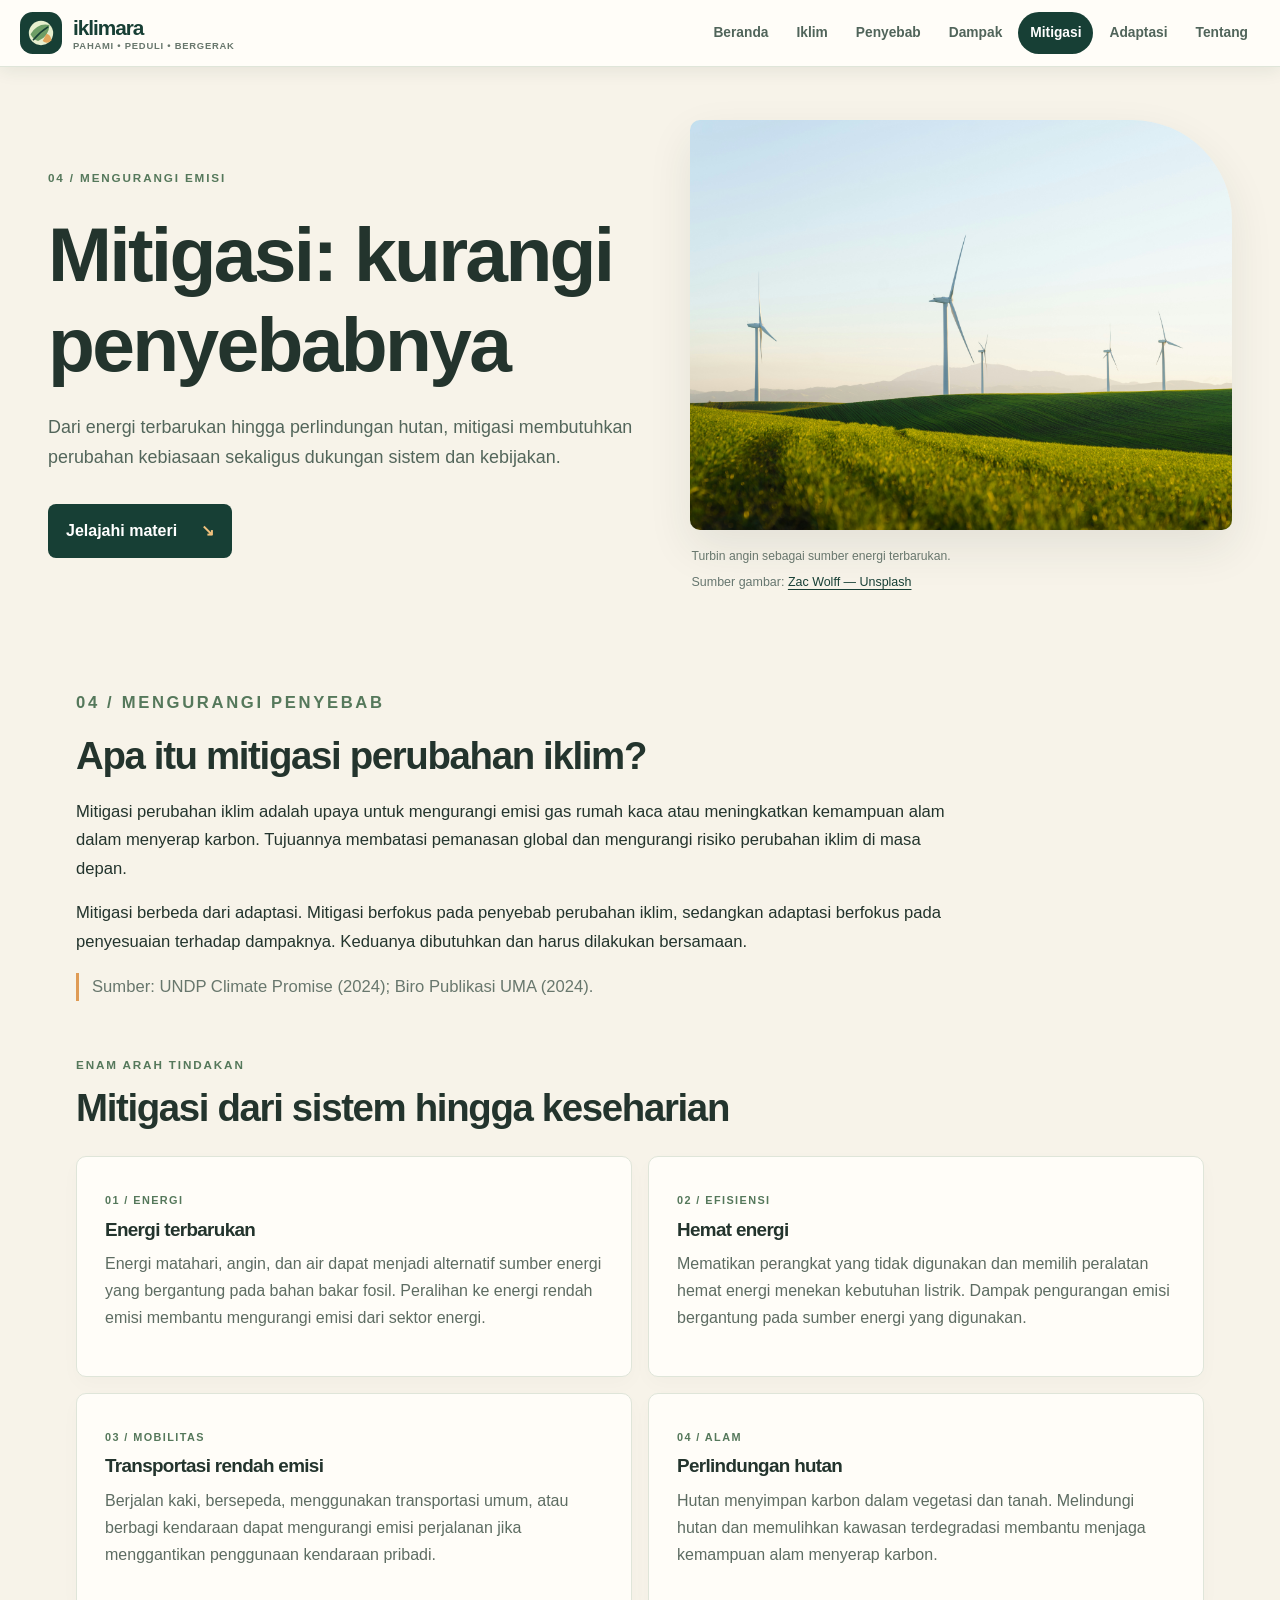
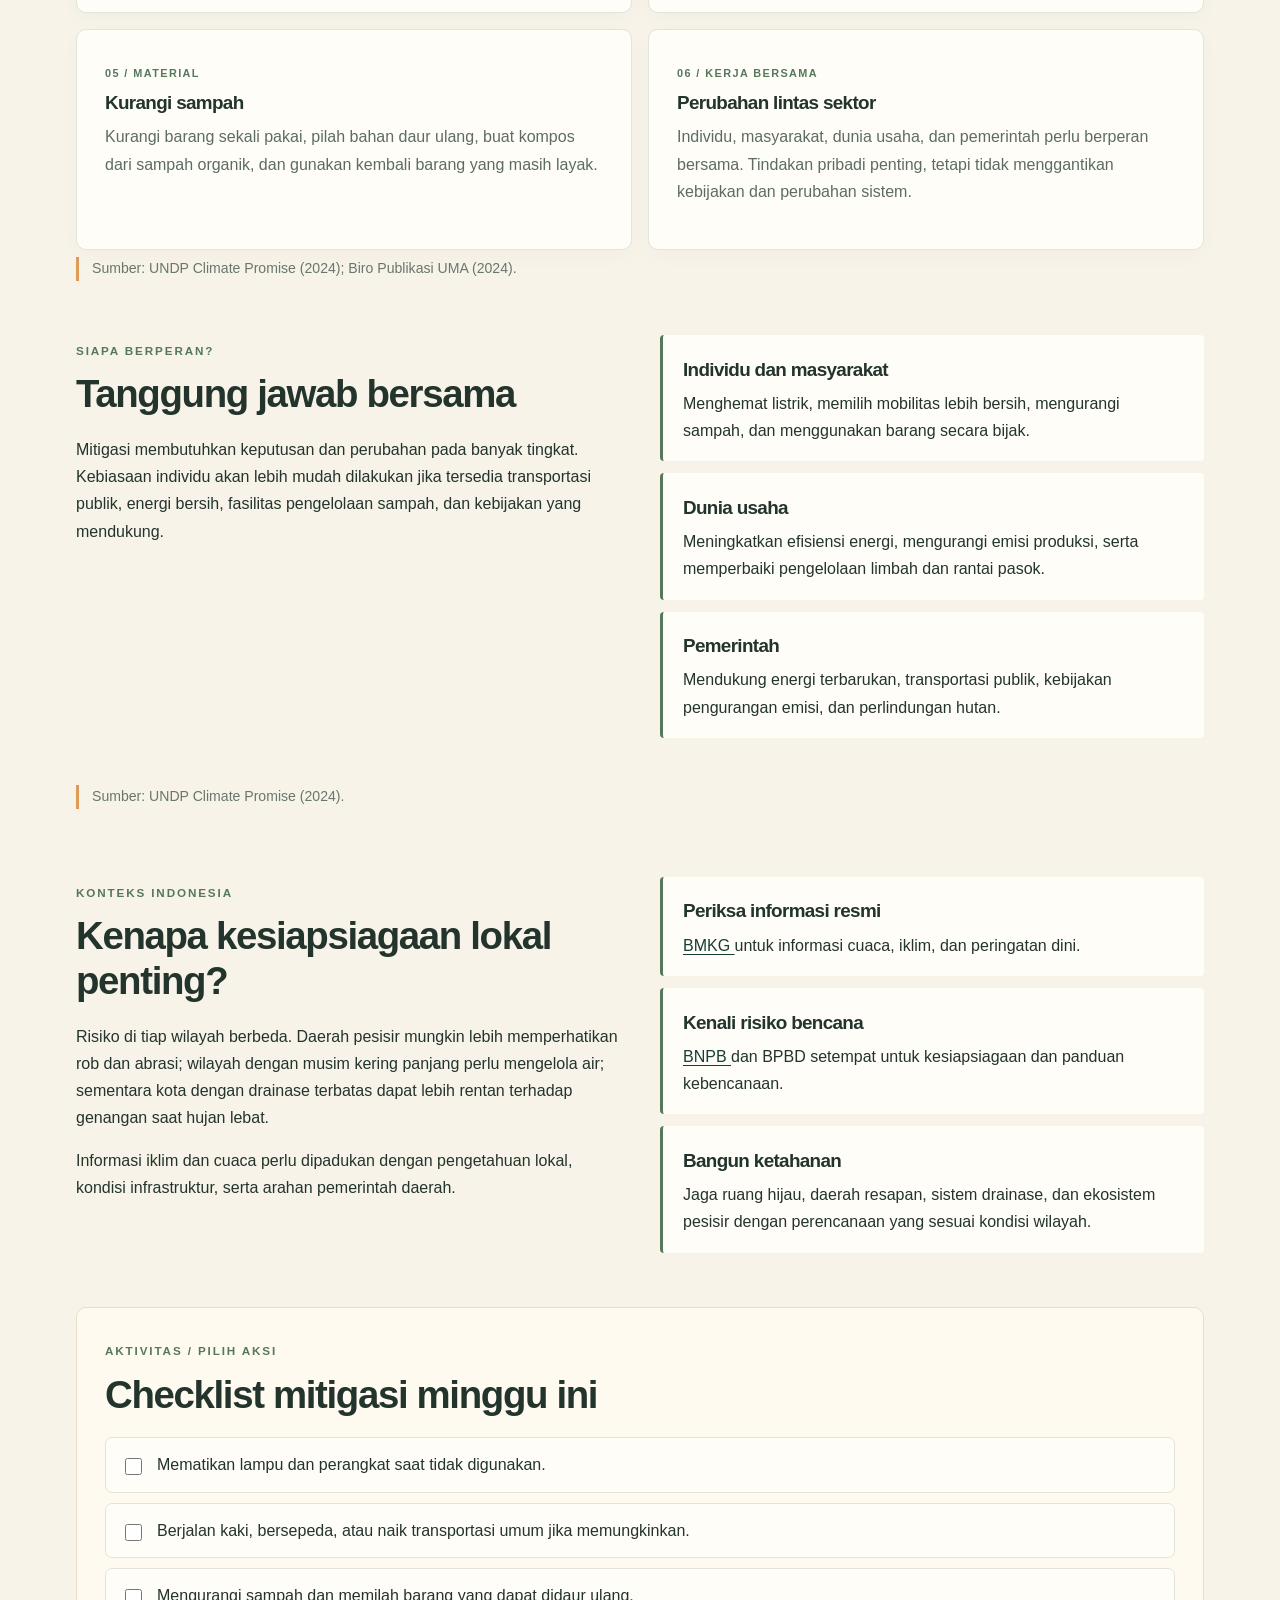
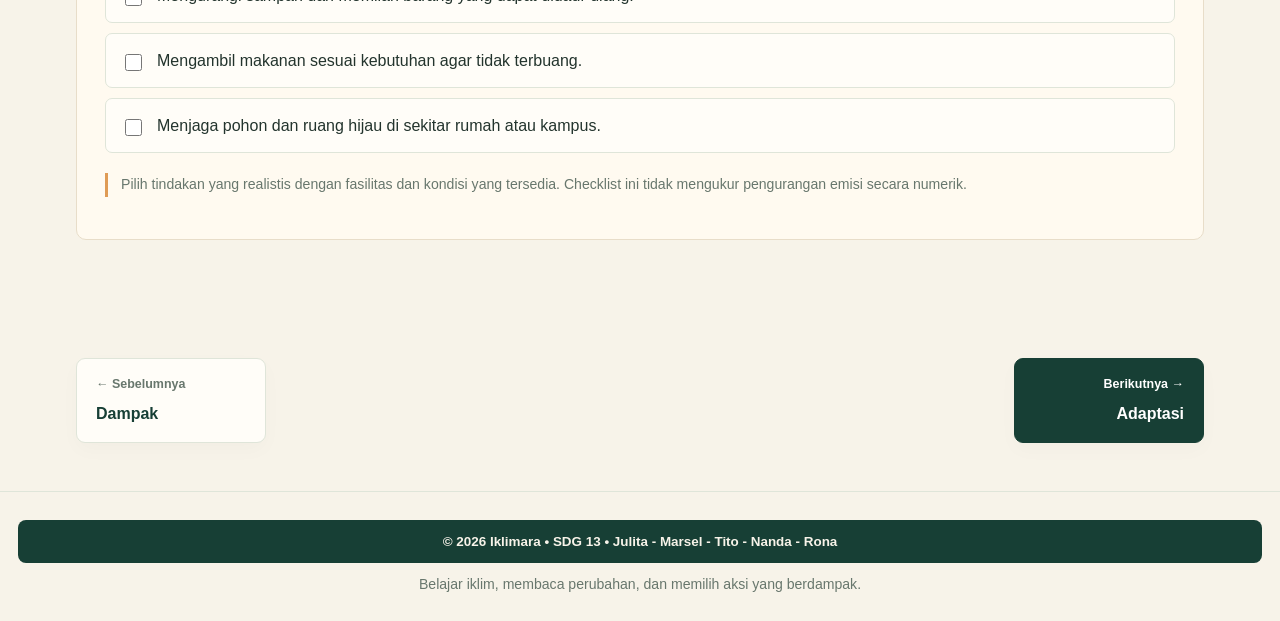
<file: iklimara_revisi_final_fix/mitigasi.html>
<!DOCTYPE html>
<html lang="id">
 <head>
  <meta charset="utf-8"/>
  <meta content="width=device-width, initial-scale=1" name="viewport"/>
  <meta content="Iklimara, ruang belajar perubahan iklim dan aksi iklim." name="description"/>
  <title>
   Mitigasi: kurangi penyebabnya &mdash; Iklimara
  </title>
  <link href="css/mitigasi.css" rel="stylesheet"/>
 </head>
 <body>
  <header class="topbar">
   <a class="brand" href="index.html">
    <img alt="Logo Iklimara" src="images/logo.svg"/>
    <span>
     iklimara
     <small>
      pahami &bull; peduli &bull; bergerak
     </small>
    </span>
   </a>
   <nav aria-label="Navigasi utama">
    <a class="" href="index.html">
     Beranda
    </a>
    <a class="" href="iklim.html">
     Iklim
    </a>
    <a class="" href="penyebab.html">
     Penyebab
    </a>
    <a class="" href="dampak.html">
     Dampak
    </a>
    <a class="active" href="mitigasi.html">
     Mitigasi
    </a>
    <a class="" href="adaptasi.html">
     Adaptasi
    </a>
    <a class="" href="tentang.html">
     Tentang
    </a>
   </nav>
  </header>
  <main>
   <section class="hero">
    <div class="hero-copy">
     <p class="eyebrow">
      04 / MENGURANGI EMISI
     </p>
     <h1>
      Mitigasi: kurangi penyebabnya
     </h1>
     <p class="lead">
      Dari energi terbarukan hingga perlindungan hutan, mitigasi membutuhkan perubahan kebiasaan sekaligus dukungan sistem dan kebijakan.
     </p>
     <a class="button" href="#mulai">
      Jelajahi materi
      <span>
       &searrow;
      </span>
     </a>
    </div>
    <figure class="hero-image">
     <img alt="Lanskap energi terbarukan." src="images/energi-terbarukan.jpg"/>
     <figcaption>
      Turbin angin sebagai sumber energi terbarukan.
      <span class="image-source">Sumber gambar: <a href="https://unsplash.com/photos/a-field-of-green-grass-with-wind-turbines-in-the-background-baXCV2qg9Ew" target="_blank" rel="noopener noreferrer">Zac Wolff — Unsplash</a></span>
     </figcaption>
    </figure>
   </section>
   <div class="content" id="mulai">
    <section class="section prose">
     <p class="eyebrow">
      04 / MENGURANGI PENYEBAB
     </p>
     <h2>
      Apa itu mitigasi perubahan iklim?
     </h2>
     <p>
      Mitigasi perubahan iklim adalah upaya untuk mengurangi emisi gas rumah kaca atau meningkatkan kemampuan alam dalam menyerap karbon. Tujuannya membatasi pemanasan global dan mengurangi risiko perubahan iklim di masa depan.
     </p>
     <p>
      Mitigasi berbeda dari adaptasi. Mitigasi berfokus pada penyebab perubahan iklim, sedangkan adaptasi berfokus pada penyesuaian terhadap dampaknya. Keduanya dibutuhkan dan harus dilakukan bersamaan.
     </p>
     <p class="source">
      Sumber: UNDP Climate Promise (2024); Biro Publikasi UMA (2024).
     </p>
    </section>
    <section class="section">
     <div class="section-heading">
      <p class="eyebrow">
       ENAM ARAH TINDAKAN
      </p>
      <h2>
       Mitigasi dari sistem hingga keseharian
      </h2>
     </div>
     <div class="cards two">
      <article class="mini-card">
       <span>
        01 / ENERGI
       </span>
       <h3>
        Energi terbarukan
       </h3>
       <p>
        Energi matahari, angin, dan air dapat menjadi alternatif sumber energi yang bergantung pada bahan bakar fosil. Peralihan ke energi rendah emisi membantu mengurangi emisi dari sektor energi.
       </p>
      </article>
      <article class="mini-card">
       <span>
        02 / EFISIENSI
       </span>
       <h3>
        Hemat energi
       </h3>
       <p>
        Mematikan perangkat yang tidak digunakan dan memilih peralatan hemat energi menekan kebutuhan listrik. Dampak pengurangan emisi bergantung pada sumber energi yang digunakan.
       </p>
      </article>
      <article class="mini-card">
       <span>
        03 / MOBILITAS
       </span>
       <h3>
        Transportasi rendah emisi
       </h3>
       <p>
        Berjalan kaki, bersepeda, menggunakan transportasi umum, atau berbagi kendaraan dapat mengurangi emisi perjalanan jika menggantikan penggunaan kendaraan pribadi.
       </p>
      </article>
      <article class="mini-card">
       <span>
        04 / ALAM
       </span>
       <h3>
        Perlindungan hutan
       </h3>
       <p>
        Hutan menyimpan karbon dalam vegetasi dan tanah. Melindungi hutan dan memulihkan kawasan terdegradasi membantu menjaga kemampuan alam menyerap karbon.
       </p>
      </article>
      <article class="mini-card">
       <span>
        05 / MATERIAL
       </span>
       <h3>
        Kurangi sampah
       </h3>
       <p>
        Kurangi barang sekali pakai, pilah bahan daur ulang, buat kompos dari sampah organik, dan gunakan kembali barang yang masih layak.
       </p>
      </article>
      <article class="mini-card">
       <span>
        06 / KERJA BERSAMA
       </span>
       <h3>
        Perubahan lintas sektor
       </h3>
       <p>
        Individu, masyarakat, dunia usaha, dan pemerintah perlu berperan bersama. Tindakan pribadi penting, tetapi tidak menggantikan kebijakan dan perubahan sistem.
       </p>
      </article>
     </div>
         <p class="source">
      Sumber: UNDP Climate Promise (2024); Biro Publikasi UMA (2024).
     </p>
</section>
    <section class="section split">
     <div>
      <p class="eyebrow">
       SIAPA BERPERAN?
      </p>
      <h2>
       Tanggung jawab bersama
      </h2>
      <p>
       Mitigasi membutuhkan keputusan dan perubahan pada banyak tingkat. Kebiasaan individu akan lebih mudah dilakukan jika tersedia transportasi publik, energi bersih, fasilitas pengelolaan sampah, dan kebijakan yang mendukung.
      </p>
     </div>
     <div class="stack">
      <article>
       <h3>
        Individu dan masyarakat
       </h3>
       <p>
        Menghemat listrik, memilih mobilitas lebih bersih, mengurangi sampah, dan menggunakan barang secara bijak.
       </p>
      </article>
      <article>
       <h3>
        Dunia usaha
       </h3>
       <p>
        Meningkatkan efisiensi energi, mengurangi emisi produksi, serta memperbaiki pengelolaan limbah dan rantai pasok.
       </p>
      </article>
      <article>
       <h3>
        Pemerintah
       </h3>
       <p>
        Mendukung energi terbarukan, transportasi publik, kebijakan pengurangan emisi, dan perlindungan hutan.
       </p>
      </article>
     </div>
         <p class="source">
      Sumber: UNDP Climate Promise (2024).
     </p>

</section>
<section class="section split">
     <div>
      <p class="eyebrow">
       KONTEKS INDONESIA
      </p>
      <h2>
       Kenapa kesiapsiagaan lokal penting?
      </h2>
      <p>
       Risiko di tiap wilayah berbeda. Daerah pesisir mungkin lebih memperhatikan rob dan abrasi; wilayah dengan musim kering panjang perlu mengelola air; sementara kota dengan drainase terbatas dapat lebih rentan terhadap genangan saat hujan lebat.
      </p>
      <p>
       Informasi iklim dan cuaca perlu dipadukan dengan pengetahuan lokal, kondisi infrastruktur, serta arahan pemerintah daerah.
      </p>
     </div>
     <div class="stack">
      <article>
       <h3>
        Periksa informasi resmi
       </h3>
       <p>
        <a href="https://www.bmkg.go.id/" rel="noopener" target="_blank">
         BMKG
        </a>
        untuk informasi cuaca, iklim, dan peringatan dini.
       </p>
      </article>
      <article>
       <h3>
        Kenali risiko bencana
       </h3>
       <p>
        <a href="https://www.bnpb.go.id/" rel="noopener" target="_blank">
         BNPB
        </a>
        dan BPBD setempat untuk kesiapsiagaan dan panduan kebencanaan.
       </p>
      </article>
      <article>
       <h3>
        Bangun ketahanan
       </h3>
       <p>
        Jaga ruang hijau, daerah resapan, sistem drainase, dan ekosistem pesisir dengan perencanaan yang sesuai kondisi wilayah.
       </p>
      </article>
     </div>
    </section>

    <section class="section reflection">
     <p class="eyebrow">
      AKTIVITAS / PILIH AKSI
     </p>
     <h2>
      Checklist mitigasi minggu ini
     </h2>
     <div class="checklist">
      <label>
       <input type="checkbox"/>
       Mematikan lampu dan perangkat saat tidak digunakan.
      </label>
      <label>
       <input type="checkbox"/>
       Berjalan kaki, bersepeda, atau naik transportasi umum jika memungkinkan.
      </label>
      <label>
       <input type="checkbox"/>
       Mengurangi sampah dan memilah barang yang dapat didaur ulang.
      </label>
      <label>
       <input type="checkbox"/>
       Mengambil makanan sesuai kebutuhan agar tidak terbuang.
      </label>
      <label>
       <input type="checkbox"/>
       Menjaga pohon dan ruang hijau di sekitar rumah atau kampus.
      </label>
     </div>
     <p class="note">
      Pilih tindakan yang realistis dengan fasilitas dan kondisi yang tersedia. Checklist ini tidak mengukur pengurangan emisi secara numerik.
     </p>
    </section>
   </div>
   <nav aria-label="Navigasi halaman" class="page-navigation">
    <a class="page-nav-link previous" href="dampak.html">
     <span>
      &larr; Sebelumnya
     </span>
     <strong>
      Dampak
     </strong>
    </a>
    <a class="page-nav-link next" href="adaptasi.html">
     <span>
      Berikutnya &rarr;
     </span>
     <strong>
      Adaptasi
     </strong>
    </a>
   </nav>
  </main>
  <footer>
   <p class="copyright">
    &copy; 2026 Iklimara &bull; SDG 13 &bull; Julita - Marsel - Tito - Nanda - Rona
   </p>
   <p class="footer-tagline">Belajar iklim, membaca perubahan, dan memilih aksi yang berdampak.</p>
  </footer>

</body>
</html>
</file>
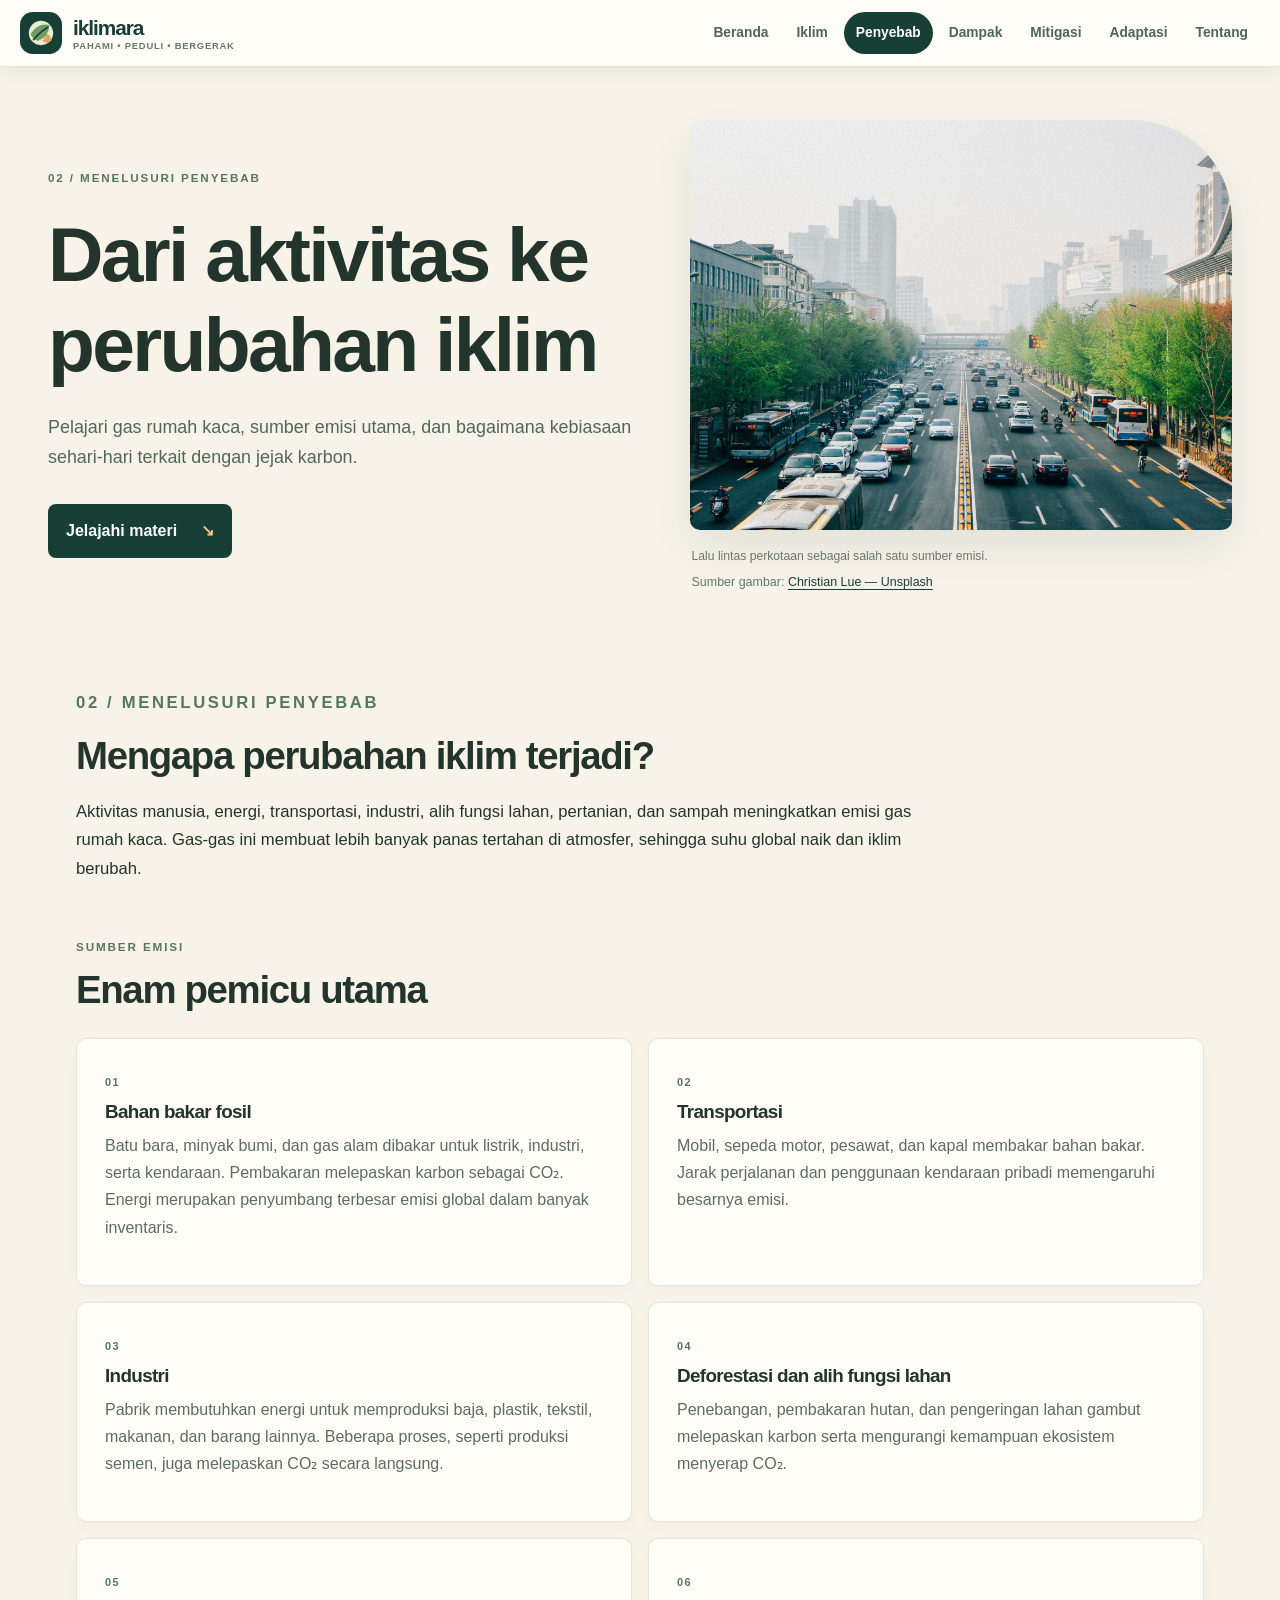
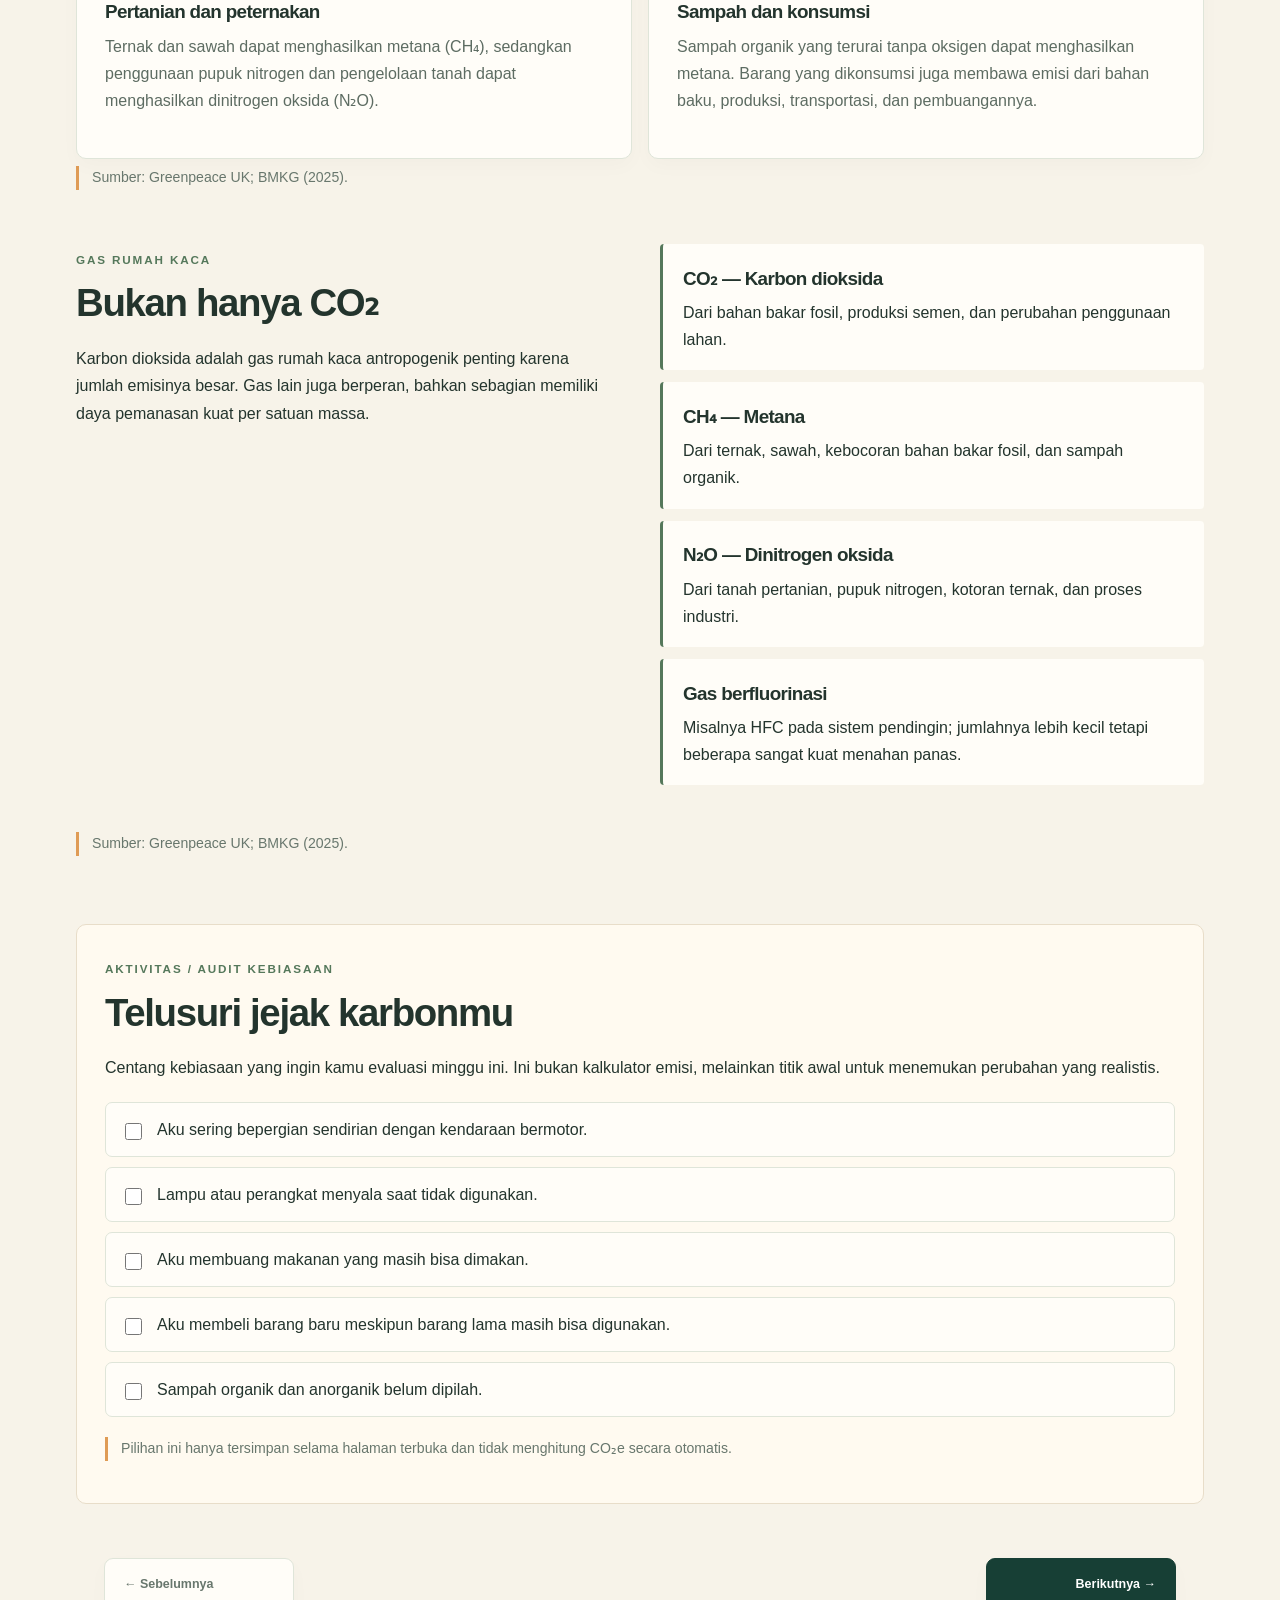
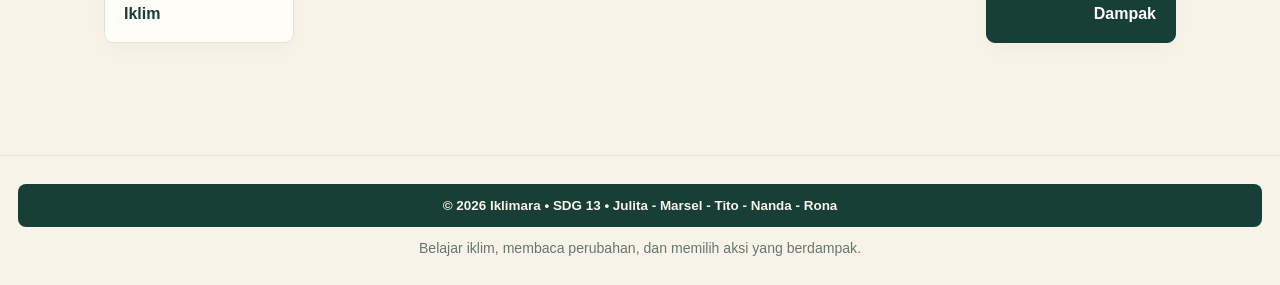
<file: iklimara_revisi_final_fix/penyebab.html>
<!DOCTYPE html>
<html lang="id">
 <head>
  <meta charset="utf-8"/>
  <meta content="width=device-width, initial-scale=1" name="viewport"/>
  <meta content="Iklimara, ruang belajar perubahan iklim dan aksi iklim." name="description"/>
  <title>
   Dari aktivitas ke perubahan iklim&mdash; Iklimara
  </title>
  <link href="css/penyebab.css" rel="stylesheet"/>
 </head>
 <body>
  <header class="topbar">
   <a class="brand" href="index.html">
    <img alt="Logo Iklimara" src="images/logo.svg"/>
    <span>
     iklimara
     <small>
      pahami &bull; peduli &bull; bergerak
     </small>
    </span>
   </a>
   <nav aria-label="Navigasi utama">
    <a class="" href="index.html">
     Beranda
    </a>
    <a class="" href="iklim.html">
     Iklim
    </a>
    <a class="active" href="penyebab.html">
     Penyebab
    </a>
    <a class="" href="dampak.html">
     Dampak
    </a>
    <a class="" href="mitigasi.html">
     Mitigasi
    </a>
    <a class="" href="adaptasi.html">
     Adaptasi
    </a>
    <a class="" href="tentang.html">
     Tentang
    </a>
   </nav>
  </header>
  <main>
   <section class="hero">
    <div class="hero-copy">
     <p class="eyebrow">
      02 / MENELUSURI PENYEBAB
     </p>
     <h1>
      Dari aktivitas ke perubahan iklim
     </h1>
     <p class="lead">
      Pelajari gas rumah kaca, sumber emisi utama, dan bagaimana kebiasaan sehari-hari terkait dengan jejak karbon.
     </p>
     <a class="button" href="#mulai">
      Jelajahi materi
      <span>
       &searrow;
      </span>
     </a>
    </div>
    <figure class="hero-image">
     <img alt="Kawasan transportasi dan lalu lintas perkotaan." src="images/lalu-lintas.jpg"/>
     <figcaption>
      Lalu lintas perkotaan sebagai salah satu sumber emisi.
      <span class="image-source">Sumber gambar: <a href="https://unsplash.com/photos/a-city-street-filled-with-lots-of-traffic-QcJ1XCc3gJo" target="_blank" rel="noopener noreferrer">Christian Lue — Unsplash</a></span>
     </figcaption>
    </figure>
   </section>
   <div class="content" id="mulai">
    <section class="section prose">
     <p class="eyebrow">
      02 / MENELUSURI PENYEBAB
     </p>
     <h2>
      Mengapa perubahan iklim terjadi?
     </h2>
     <p>
      Aktivitas manusia, energi, transportasi, industri, alih fungsi lahan, pertanian, dan sampah meningkatkan emisi gas rumah kaca. Gas-gas ini membuat lebih banyak panas tertahan di atmosfer, sehingga suhu global naik dan iklim berubah.
     </p>
    </section>
    <section class="section">
     <div class="section-heading">
      <p class="eyebrow">
       SUMBER EMISI
      </p>
      <h2>
       Enam pemicu utama
      </h2>
     </div>
     <div class="cards two">
      <article class="mini-card">
       <span>
        01
       </span>
       <h3>
        Bahan bakar fosil
       </h3>
       <p>
        Batu bara, minyak bumi, dan gas alam dibakar untuk listrik, industri, serta kendaraan. Pembakaran melepaskan karbon sebagai CO₂. Energi merupakan penyumbang terbesar emisi global dalam banyak inventaris.
       </p>
      </article>
      <article class="mini-card">
       <span>
        02
       </span>
       <h3>
        Transportasi
       </h3>
       <p>
        Mobil, sepeda motor, pesawat, dan kapal membakar bahan bakar. Jarak perjalanan dan penggunaan kendaraan pribadi memengaruhi besarnya emisi.
       </p>
      </article>
      <article class="mini-card">
       <span>
        03
       </span>
       <h3>
        Industri
       </h3>
       <p>
        Pabrik membutuhkan energi untuk memproduksi baja, plastik, tekstil, makanan, dan barang lainnya. Beberapa proses, seperti produksi semen, juga melepaskan CO₂ secara langsung.
       </p>
      </article>
      <article class="mini-card">
       <span>
        04
       </span>
       <h3>
        Deforestasi dan alih fungsi lahan
       </h3>
       <p>
        Penebangan, pembakaran hutan, dan pengeringan lahan gambut melepaskan karbon serta mengurangi kemampuan ekosistem menyerap CO₂.
       </p>
      </article>
      <article class="mini-card">
       <span>
        05
       </span>
       <h3>
        Pertanian dan peternakan
       </h3>
       <p>
        Ternak dan sawah dapat menghasilkan metana (CH₄), sedangkan penggunaan pupuk nitrogen dan pengelolaan tanah dapat menghasilkan dinitrogen oksida (N₂O).
       </p>
      </article>
      <article class="mini-card">
       <span>
        06
       </span>
       <h3>
        Sampah dan konsumsi
       </h3>
       <p>
        Sampah organik yang terurai tanpa oksigen dapat menghasilkan metana. Barang yang dikonsumsi juga membawa emisi dari bahan baku, produksi, transportasi, dan pembuangannya.
       </p>
      </article>
     </div>
         <p class="source">
      Sumber: Greenpeace UK; BMKG (2025).
     </p>
</section>
    <section class="section split">
     <div>
      <p class="eyebrow">
       GAS RUMAH KACA
      </p>
      <h2>
       Bukan hanya CO₂
      </h2>
      <p>
       Karbon dioksida adalah gas rumah kaca antropogenik penting karena jumlah emisinya besar. Gas lain juga berperan, bahkan sebagian memiliki daya pemanasan kuat per satuan massa.
      </p>
     </div>
     <div class="stack">
      <article>
       <h3>
        CO₂ &mdash; Karbon dioksida
       </h3>
       <p>
        Dari bahan bakar fosil, produksi semen, dan perubahan penggunaan lahan.
       </p>
      </article>
      <article>
       <h3>
        CH₄ &mdash; Metana
       </h3>
       <p>
        Dari ternak, sawah, kebocoran bahan bakar fosil, dan sampah organik.
       </p>
      </article>
      <article>
       <h3>
        N₂O &mdash; Dinitrogen oksida
       </h3>
       <p>
        Dari tanah pertanian, pupuk nitrogen, kotoran ternak, dan proses industri.
       </p>
      </article>
      <article>
       <h3>
        Gas berfluorinasi
       </h3>
       <p>
        Misalnya HFC pada sistem pendingin; jumlahnya lebih kecil tetapi beberapa sangat kuat menahan panas.
       </p>
      </article>
     </div>
         <p class="source">
      Sumber: Greenpeace UK; BMKG (2025).
     </p>
</section>
    <section class="section reflection">
     <p class="eyebrow">
      AKTIVITAS / AUDIT KEBIASAAN
     </p>
     <h2>
      Telusuri jejak karbonmu
     </h2>
     <p>
      Centang kebiasaan yang ingin kamu evaluasi minggu ini. Ini bukan kalkulator emisi, melainkan titik awal untuk menemukan perubahan yang realistis.
     </p>
     <div class="checklist">
      <label>
       <input type="checkbox"/>
       Aku sering bepergian sendirian dengan kendaraan bermotor.
      </label>
      <label>
       <input type="checkbox"/>
       Lampu atau perangkat menyala saat tidak digunakan.
      </label>
      <label>
       <input type="checkbox"/>
       Aku membuang makanan yang masih bisa dimakan.
      </label>
      <label>
       <input type="checkbox"/>
       Aku membeli barang baru meskipun barang lama masih bisa digunakan.
      </label>
      <label>
       <input type="checkbox"/>
       Sampah organik dan anorganik belum dipilah.
      </label>
     </div>
     <p class="note">
      Pilihan ini hanya tersimpan selama halaman terbuka dan tidak menghitung CO₂e secara otomatis.
     </p>
    </section>
   <nav aria-label="Navigasi halaman" class="page-navigation">
    <a class="page-nav-link previous" href="iklim.html">
     <span>
      &larr; Sebelumnya
     </span>
     <strong>
      Iklim
     </strong>
    </a>
    <a class="page-nav-link next" href="dampak.html">
     <span>
      Berikutnya &rarr;
     </span>
     <strong>
      Dampak
     </strong>
    </a>
   </nav>
  </main>
  <footer>
   <p class="copyright">
    &copy; 2026 Iklimara &bull; SDG 13 &bull; Julita - Marsel - Tito - Nanda - Rona
   </p>
   <p class="footer-tagline">Belajar iklim, membaca perubahan, dan memilih aksi yang berdampak.</p>
  </footer>

</body>
</html>
</file>
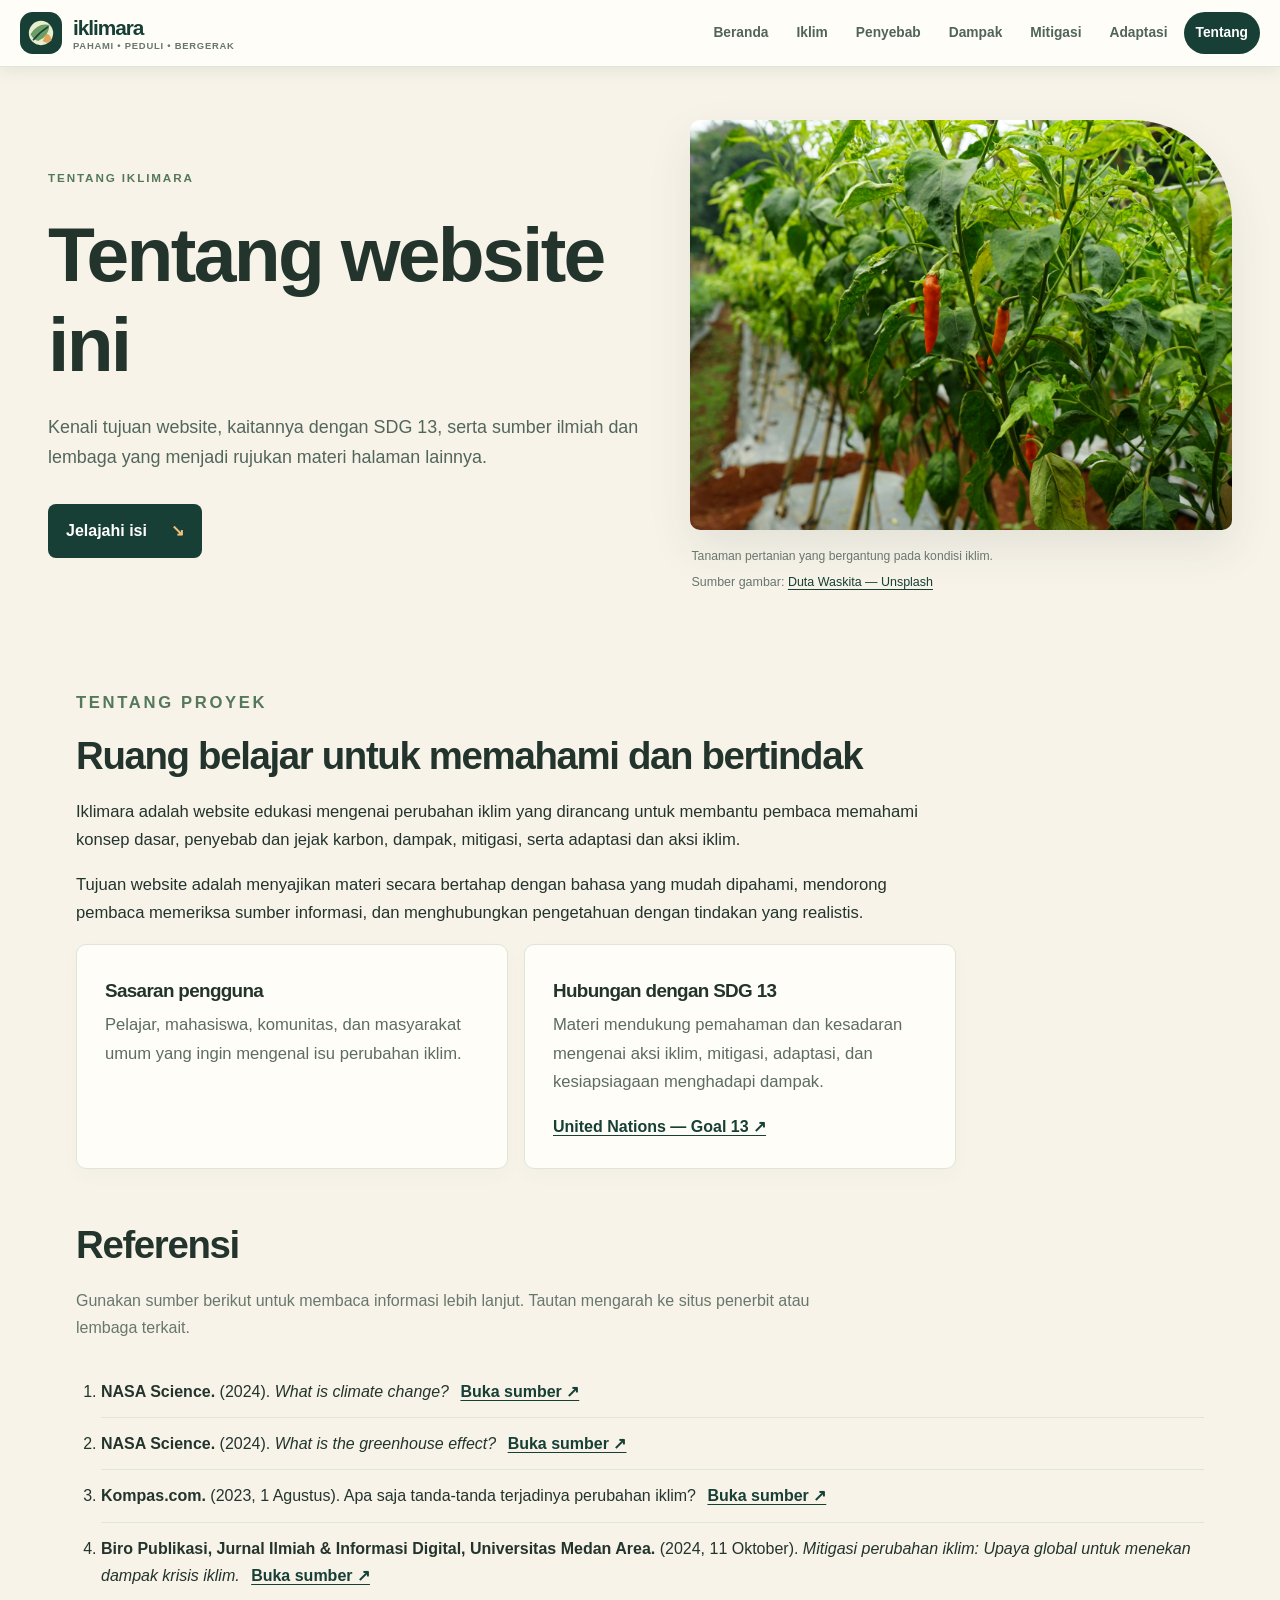
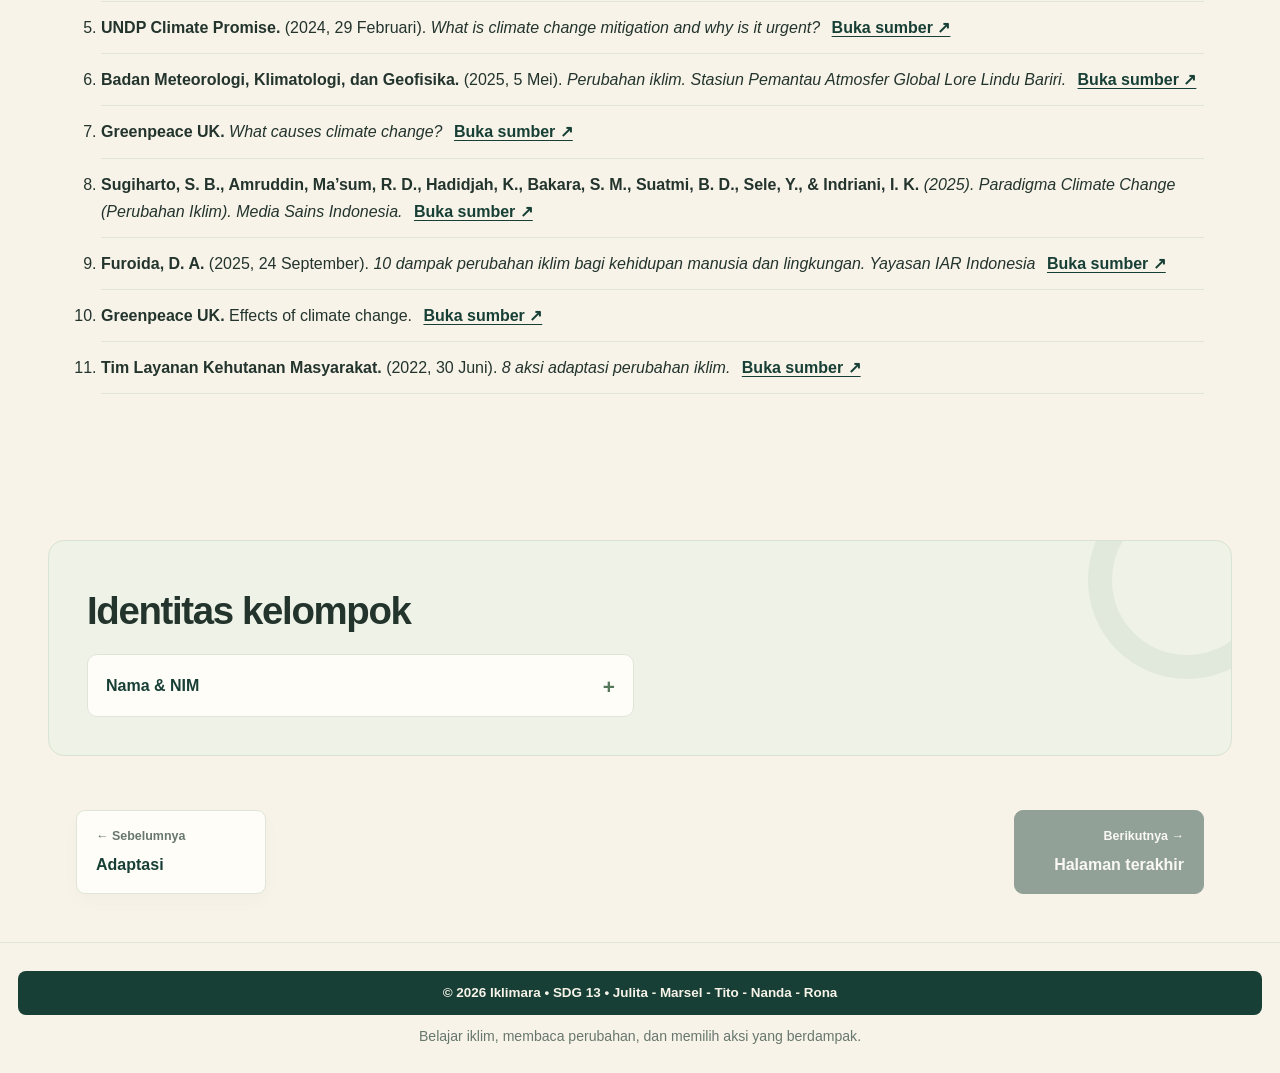
<file: iklimara_revisi_final_fix/tentang.html>
<!DOCTYPE html>
<html lang="id">
 <head>
  <meta charset="utf-8"/>
  <meta content="width=device-width, initial-scale=1" name="viewport"/>
  <meta content="Iklimara, ruang belajar perubahan iklim dan aksi iklim." name="description"/>
  <title>
   Pengetahuan yang punya rujukan &mdash; Iklimara
  </title>
  <link href="css/tentang.css" rel="stylesheet"/>
 </head>
 <body>
  <header class="topbar">
   <a class="brand" href="index.html">
    <img alt="Logo Iklimara" src="images/logo.svg"/>
    <span>
     iklimara
     <small>
      pahami &bull; peduli &bull; bergerak
     </small>
    </span>
   </a>
   <nav aria-label="Navigasi utama">
    <a class="" href="index.html">
     Beranda
    </a>
    <a class="" href="iklim.html">
     Iklim
    </a>
    <a class="" href="penyebab.html">
     Penyebab
    </a>
    <a class="" href="dampak.html">
     Dampak
    </a>
    <a class="" href="mitigasi.html">
     Mitigasi
    </a>
    <a class="" href="adaptasi.html">
     Adaptasi
    </a>
    <a class="active" href="tentang.html">
     Tentang
    </a>
   </nav>
  </header>
  <main>
   <section class="hero">
    <div class="hero-copy">
     <p class="eyebrow">
      TENTANG IKLIMARA
     </p>
     <h1>
      Tentang website ini
     </h1>
     <p class="lead">
      Kenali tujuan website, kaitannya dengan SDG 13, serta sumber ilmiah dan lembaga yang menjadi rujukan materi halaman lainnya.
     </p>
     <a class="button" href="#mulai">
      Jelajahi isi
      <span>
       &searrow;
      </span>
     </a>
    </div>
    <figure class="hero-image">
     <img alt="Lanskap pertanian tropis yang bergantung pada kondisi iklim." src="images/pertanian.jpg"/>
     <figcaption>
      Tanaman pertanian yang bergantung pada kondisi iklim.
      <span class="image-source">Sumber gambar: <a href="https://unsplash.com/photos/a-bunch-of-plants-that-are-growing-in-a-field-ajIAWDqbx1w" target="_blank" rel="noopener noreferrer">Duta Waskita — Unsplash</a></span>
     </figcaption>
    </figure>
   </section>
   <div class="content" id="mulai">
    <section class="section prose">
     <p class="eyebrow">
      TENTANG PROYEK
     </p>
     <h2>
      Ruang belajar untuk memahami dan bertindak
     </h2>
     <p>
      Iklimara adalah website edukasi mengenai perubahan iklim yang dirancang untuk membantu pembaca memahami konsep dasar, penyebab dan jejak karbon, dampak, mitigasi, serta adaptasi dan aksi iklim.
     </p>
     <p>
      Tujuan website adalah menyajikan materi secara bertahap dengan bahasa yang mudah dipahami, mendorong pembaca memeriksa sumber informasi, dan menghubungkan pengetahuan dengan tindakan yang realistis.
     </p>
     <div class="cards two">
      <article class="mini-card">
       <h3>
        Sasaran pengguna
       </h3>
       <p>
        Pelajar, mahasiswa, komunitas, dan masyarakat umum yang ingin mengenal isu perubahan iklim.
       </p>
      </article>
      <article class="mini-card">
       <h3>
        Hubungan dengan SDG 13
       </h3>
       <p>
        Materi mendukung pemahaman dan kesadaran mengenai aksi iklim, mitigasi, adaptasi, dan kesiapsiagaan menghadapi dampak.
       </p>
       <a href="https://sdgs.un.org/goals/goal13" rel="noopener" target="_blank">
        United Nations &mdash; Goal 13 &nearrow;
       </a>
      </article>
     </div>
    </section>
    <section class="section">
     <div class="section-heading">
      <h2>
    Referensi
      </h2>
      <p>
       Gunakan sumber berikut untuk membaca informasi lebih lanjut. Tautan mengarah ke situs penerbit atau lembaga terkait.
      </p>
     </div>
     <ol class="references">
      <li>
       <b>
        NASA Science.
       </b>
       (2024).
       <i>
        What is climate change?
       </i>
       <a href="https://science.nasa.gov/climate-change/what-is-climate-change/" rel="noopener" target="_blank">
        Buka sumber &nearrow;
       </a>
      </li>
      <li>
       <b>
        NASA Science.
       </b>
       (2024).
       <i>
        What is the greenhouse effect?
       </i>
       <a href="https://science.nasa.gov/climate-change/faq/what-is-the-greenhouse-effect/" rel="noopener" target="_blank">
        Buka sumber &nearrow;
       </a>
      </li>
      <li>
       <b>
         Kompas.com.
       </b>
       (2023, 1 Agustus). Apa saja tanda-tanda terjadinya perubahan iklim?
       <a href=" https://lestari.kompas.com/read/2023/08/01/130000086/apa-saja-tanda-tanda-terjadinya-perubahan-iklim-" rel="noopener" target="_blank">
        Buka sumber &nearrow;
       </a>
      </li>
      <li>
       <b>
        Biro Publikasi, Jurnal Ilmiah & Informasi Digital, Universitas Medan Area.
       </b>
       (2024, 11 Oktober).
       <i>
        Mitigasi perubahan iklim: Upaya global untuk menekan dampak krisis iklim.
       </i>
       <a href="https://bpjiid.uma.ac.id/2024/10/11/mitigasi-perubahan-iklim-upaya-global-untuk-menekan-dampak-krisis-iklim/" rel="noopener" target="_blank">
        Buka sumber &nearrow;
       </a>
      </li>
      <li>
       <b>
        UNDP Climate Promise.
       </b>
       (2024, 29 Februari).
       <i>
        What is climate change mitigation and why is it urgent?
       </i>
       <a href="https://climatepromise.undp.org/news-and-stories/what-climate-change-mitigation-and-why-it-urgent" rel="noopener" target="_blank">
        Buka sumber &nearrow;
       </a>
      </li>
      <li>
       <b>
        Badan Meteorologi, Klimatologi, dan Geofisika.
       </b>
       (2025, 5 Mei).
       <i>Perubahan iklim. Stasiun Pemantau Atmosfer Global Lore Lindu Bariri. 
       </i>
       <a href="https://gawbariri.bmkg.go.id/publikasi/gawsarium/243-perubahan-iklim" rel="noopener" target="_blank">
        Buka sumber &nearrow;
       </a>
      </li>
      <li>
       <b>
        Greenpeace UK.
       </b>
       <i>
        What causes climate change?
       </i>
       <a href="https://www-greenpeace-org-uk.translate.goog/challenges/climate-change/what-causes-climate-change/?_x_tr_sl=en&_x_tr_tl=id&_x_tr_hl=id&_x_tr_pto=tc" rel="noopener" target="_blank">
        Buka sumber &nearrow;
       </a>
      </li>
      <li>
       <b>
        Sugiharto, S. B., Amruddin, Ma’sum, R. D., Hadidjah, K., Bakara, S. M., Suatmi, B. D., Sele, Y., & Indriani, I. K. 
       </b>
       <i>
        (2025).
       </i>
       <i>Paradigma Climate Change (Perubahan Iklim). Media Sains Indonesia.
       </i>
       <a href="https://www.researchgate.net/profile/Ratna-Masum/publication/391808305_PARADIGMA_CLIMATE_CHANGE_PERUBAHAN_IKLIM/links/6827e8918a76251f22e251df/PARADIGMA-CLIMATE-CHANGE-PERUBAHAN-IKLIM.pdf" rel="noopener" target="_blank">
        Buka sumber &nearrow;
       </a>
      </li>
      <li>
       <b>
        Furoida, D. A. 
       </b>
       (2025, 24 September).
       <i>10 dampak perubahan iklim bagi kehidupan manusia dan lingkungan. Yayasan IAR Indonesia</i>
       <a href="https://yiari.or.id/10-dampak-perubahan-iklim/" rel="noopener" target="_blank">
        Buka sumber &nearrow;
       </a>
      </li>
      <li>
       <b>
        Greenpeace UK.
       </b>
       Effects of climate change.
       <a href="https://www.greenpeace.org.uk/challenges/climate-change/effects-climate-change/" rel="noopener" target="_blank">
        Buka sumber &nearrow;
       </a>
      </li>
      <li>
       <b>
        Tim Layanan Kehutanan Masyarakat.
       </b>
       (2022, 30 Juni).
       <i>8 aksi adaptasi perubahan iklim. 
       </i>
       <a href="https://tlkm.or.id/publikasi/2019-2/" rel="noopener" target="_blank">
        Buka sumber &nearrow;
       </a>
      </li>
     </ol>
    </section>
   </div>
   <section aria-labelledby="cara-rujukan" class="section interactive-feature">
    <h2 id="cara-rujukan">
     Identitas kelompok
    </h2>
    <div class="accordion-grid">
     <details class="info-accordion">
      <summary>
       Nama &amp; NIM
      </summary>
      <p>
        <ol>
    <li>Kadek Julita Widianti (2515091010)</li>
    <li>Marsel Gultom (2515091069)</li>
    <li>Kadek Tito Marditya Putra (2515091104)</li>
    <li>⁠Putu Nanda Devani Aprilia (2515091022)</li>
    <li>Ronatio Br Parhusip (2515091147)</li>
</ol>
      </p>
     </details>
    </div>
   </section>
   <nav aria-label="Navigasi halaman" class="page-navigation">
    <a class="page-nav-link previous" href="adaptasi.html">
     <span>
      &larr; Sebelumnya
     </span>
     <strong>
      Adaptasi
     </strong>
    </a>
    <span aria-disabled="true" class="page-nav-link next disabled">
     <span>
      Berikutnya &rarr;
     </span>
     <strong>
      Halaman terakhir
     </strong>
    </span>
   </nav>
  </main>
  <footer>
   <p class="copyright">
    &copy; 2026 Iklimara &bull; SDG 13 &bull; Julita - Marsel - Tito - Nanda - Rona
   </p>
   <p class="footer-tagline">Belajar iklim, membaca perubahan, dan memilih aksi yang berdampak.</p>
  </footer>

</body>
</html>
</file>
<file: iklimara_revisi_final_fix/css/index.css>
:root {
  --forest: #173f35;
  --moss: #55785b;
  --sage: #dce6d0;
  --cream: #f7f3e9;
  --paper: #fffdf8;
  --ink: #23342d;
  --muted: #68776d;
  --orange: #df9b55;
  --line: #dfe5d9;
  --shadow: 0 18px 45px rgba(29,60,47,.09);
}

* {
  box-sizing: border-box;
}

html {
  scroll-behavior: smooth;
}

body {
  margin: 0;
  background: var(--cream);
  color: var(--ink);
  font-family: "DM Sans",sans-serif;
  line-height: 1.7;
}

h1,h2,h3 {
  font-family: Manrope,sans-serif;
  line-height: 1.16;
  letter-spacing: -.035em;
}

h1 {
  font-size: clamp(2.8rem,6vw,5.4rem);
  max-width: 760px;
  margin: .3em 0;
}

h2 {
  font-size: clamp(1.7rem,3vw,2.65rem);
  margin: .25em 0 .5em;
}

h3 {
  font-size: 1.18rem;
  margin: .35em 0 .5em;
}

p {
  margin: .5em 0 1em;
}

a {
  color: var(--forest);
  text-underline-offset: 3px;
}

/* 2. Identitas situs dan area hero */

.brand {
  display: flex;
  align-items: center;
  gap: 11px;
  text-decoration: none;
  color: var(--forest);
  font: 800 1.3rem Manrope,sans-serif;
  letter-spacing: -.05em;
}

.brand img {
  width: 46px;
  height: 46px;
}

.brand small {
  display: block;
  font: 600 .59rem "DM Sans",sans-serif;
  letter-spacing: .08em;
  text-transform: uppercase;
  color: var(--muted);
}

.hero {
  max-width: 1240px;
  margin: 18px auto 42px;
  padding: 35px 28px 48px;
  display: grid;
  grid-template-columns: 1.05fr .95fr;
  align-items: center;
  gap: 42px;
}

.eyebrow {
  font-size: .73rem;
  font-weight: 800;
  letter-spacing: .16em;
  text-transform: uppercase;
  color: var(--moss);
}

.lead {
  font-size: 1.12rem;
  color: #53665b;
  max-width: 620px;
}

.button {
  display: inline-flex;
  gap: 24px;
  align-items: center;
  background: var(--forest);
  color: #fff;
  text-decoration: none;
  padding: 13px 18px;
  border-radius: 8px;
  font-weight: 700;
  margin-top: 14px;
}

.button span {
  color: #f0c17d;
}

.hero-image {
  margin: 0;
  position: relative;
}

.hero-image img {
  width: 100%;
  height: 410px;
  object-fit: cover;
  border-radius: 10px 100px 10px 10px;
  box-shadow: var(--shadow);
}

figcaption {
  font-size: .76rem;
  color: var(--muted);
  padding: 8px 2px;
}

/* 3. Tata letak konten dan bagian halaman */

.content {
  max-width: 1184px;
  margin: 0 auto;
  padding: 0 28px 64px;
}

.section {
  margin: 28px 0 54px;
}

.section-heading {
  max-width: 740px;
  margin-bottom: 25px;
}

.section-heading>p:last-child {
  color: var(--muted);
}

.intro-grid {
  display: grid;
  grid-template-columns: 1.3fr .7fr;
  gap: 18px;
}

.feature-card,.quote-card,.mini-card,.reflection,.plan {
  padding: 28px;
  border-radius: 10px;
}

.dark {
  background: var(--forest);
  color: #fff;
}

.dark .eyebrow,.dark .text-link {
  color: #f2c184;
}

.dark p {
  color: #e0e9dd;
}

.quote-card {
  background: #e4ead7;
  border: 1px solid #d4dfc7;
}

.big-number {
  font: 800 3rem Manrope;
  color: var(--moss);
}

.text-link {
  font-weight: 800;
  text-decoration: none;
}

/* 4. Kartu, statistik, dan komponen konten */

.cards {
  display: grid;
  gap: 16px;
}

.three {
  grid-template-columns: repeat(3,minmax(0,1fr));
}

.two {
  grid-template-columns: repeat(2,minmax(0,1fr));
}

.mini-card {
  background: var(--paper);
  border: 1px solid var(--line);
  box-shadow: 0 7px 20px rgba(25,60,43,.025);
}

.mini-card>span {
  font-size: .68rem;
  letter-spacing: .13em;
  color: var(--moss);
  font-weight: 800;
}

.mini-card p {
  color: #5d6c62;
}

.mini-card a {
  font-weight: 700;
}

.accent {
  background: #f0e1c8;
}

.stats {
  display: grid;
  grid-template-columns: repeat(3,1fr);
  background: #e3e9da;
  border-radius: 10px;
  padding: 28px;
  gap: 25px;
}

.stats div {
  display: flex;
  flex-direction: column;
}

.stats strong {
  font: 800 2rem Manrope;
  color: var(--forest);
}

.stats span {
  line-height: 1.45;
}

.stats small {
  color: var(--muted);
  margin-top: 9px;
}

.reflection {
  background: #fffaf0;
  border: 1px solid #e8ddc9;
}

.reflection h2 {
  max-width: 700px;
}

.reflection details {
  border-top: 1px solid var(--line);
  padding: 13px 0;
}

.reflection summary {
  font-weight: 800;
  cursor: pointer;
}

.reflection details p {
  margin: 12px 0 2px;
  color: #5b6a60;
}

.prose {
  max-width: 880px;
}

.prose p {
  font-size: 1.04rem;
}

.source,.note {
  font-size: .88rem;
  color: var(--muted);
  border-left: 3px solid var(--orange);
  padding-left: 13px;
}

.split {
  display: grid;
  grid-template-columns: 1fr 1fr;
  gap: 40px;
  align-items: start;
}

.process {
  display: grid;
  gap: 10px;
}

.process div {
  display: flex;
  align-items: center;
  gap: 15px;
  padding: 16px;
  background: var(--paper);
  border: 1px solid var(--line);
  border-radius: 8px;
}

.process b {
  display: grid;
  place-items: center;
  background: var(--forest);
  color: #fff;
  border-radius: 50%;
  width: 38px;
  height: 38px;
  flex-shrink: 0;
}

.stack {
  display: grid;
  gap: 12px;
}

.stack article {
  padding: 17px 20px;
  background: var(--paper);
  border-left: 3px solid var(--moss);
  border-radius: 4px;
}

.stack p {
  margin-bottom: 0;
}

.checklist,.days {
  display: grid;
  gap: 10px;
  margin: 20px 0;
}

.checklist label,.days label {
  display: flex;
  gap: 12px;
  align-items: flex-start;
  padding: 13px 15px;
  background: var(--paper);
  border: 1px solid var(--line);
  border-radius: 7px;
  cursor: pointer;
}

.checklist input,.days input {
  margin-top: 7px;
  accent-color: var(--forest);
  width: 17px;
  height: 17px;
  flex-shrink: 0;
}

.days label {
  padding: 17px;
}

.days span {
  display: grid;
}

.days small {
  color: var(--muted);
  font-size: .92rem;
}

.plan {
  background: #e4eadb;
}

.references {
  padding-left: 25px;
}

.references li {
  padding: 12px 0;
  border-bottom: 1px solid var(--line);
}

.references li a {
  display: inline-block;
  margin-left: 7px;
  font-weight: 700;
}

ul {
  padding-left: 19px;
}

li {
  padding: 3px 0;
}

footer {
  border-top: 1px solid var(--line);
  padding: 30px max(28px,calc((100% - 1184px)/2));
  display: flex;
  justify-content: space-between;
  gap: 30px;
  color: var(--muted);
  font-size: .88rem;
}

footer b {
  font: 800 1.2rem Manrope;
  color: var(--forest);
}

footer p {
  margin: .25em 0;
}

@media (max-width:900px) {
  .hero {
    grid-template-columns: 1fr;
    gap: 20px;
    padding-top: 15px;
  }
  .hero-image img {
    height: 340px;
  }
  .three {
    grid-template-columns: repeat(2,minmax(0,1fr));
  }
  .intro-grid,.split {
    grid-template-columns: 1fr;
  }
  .stats {
    grid-template-columns: 1fr;
  }
  .stats div {
    border-bottom: 1px solid #ccd7c6;
    padding-bottom: 15px;
  }
  .stats div:last-child {
    border: 0;
    padding: 0;
  }
}

@media (max-width:560px) {
  .hero {
    padding: 10px 18px 28px;
    margin-top: 8px;
  }
  .hero-image img {
    height: 270px;
    border-radius: 8px 65px 8px 8px;
  }
  .content {
    padding: 0 18px 35px;
  }
  .three,.two {
    grid-template-columns: 1fr;
  }
  .feature-card,.quote-card,.mini-card,.reflection,.plan {
    padding: 21px;
  }
  footer {
    padding: 25px 18px;
    flex-direction: column;
    gap: 8px;
  }
  h1 {
    font-size: 2.8rem;
  }
  .stats {
    padding: 22px;
  }
}

/* 5. Navigasi antarhalaman */

.page-navigation {
  max-width: 1184px;
  margin: 0 auto;
  padding: 0 28px 48px;
  display: flex;
  justify-content: space-between;
  gap: 18px;
}

.page-nav-link {
  display: flex;
  flex-direction: column;
  gap: 4px;
  min-width: 190px;
  padding: 15px 19px;
  border: 1px solid var(--line);
  border-radius: 9px;
  background: var(--paper);
  text-decoration: none;
  box-shadow: 0 7px 20px rgba(25,60,43,.025);
  transition: transform .18s ease,background .18s ease;
}

.page-nav-link span {
  font-size: .78rem;
  color: var(--muted);
  font-weight: 700;
}

.page-nav-link strong {
  font-family: Manrope,sans-serif;
  color: var(--forest);
}

.page-nav-link.next {
  margin-left: auto;
  text-align: right;
  background: var(--forest);
  border-color: var(--forest);
}

.page-nav-link.next span,.page-nav-link.next strong {
  color: #fff;
}

.page-nav-link:hover:not(.disabled) {
  transform: translateY(-2px);
}

.page-nav-link.disabled {
  opacity: .45;
  box-shadow: none;
}

@media (max-width:560px) {
  .page-navigation {
    padding: 0 18px 34px;
    gap: 10px;
  }
  .page-nav-link {
    min-width: 0;
    flex: 1;
    padding: 12px;
  }
  .page-nav-link span {
    font-size: .7rem;
  }
  .page-nav-link strong {
    font-size: .9rem;
  }
}

/* 6. Fitur interaktif dan akordeon */

.interactive-feature {
  max-width: 1184px;
  margin: 28px auto 54px;
  padding: clamp(22px,4vw,38px);
  background: #eef2e7;
  border: 1px solid #d9e3d2;
  border-radius: 16px;
  position: relative;
  overflow: hidden;
}

.interactive-feature:after {
  content: "";
  position: absolute;
  width: 150px;
  height: 150px;
  border: 24px solid rgba(85,120,91,.08);
  border-radius: 50%;
  right: -55px;
  top: -60px;
  pointer-events: none;
}

.feature-intro {
  max-width: 720px;
  color: var(--muted);
  margin-bottom: 22px;
}

.journey-card {
  display: flex;
  flex-direction: column;
  align-items: flex-start;
  gap: 6px;
  background: var(--paper);
  padding: 22px;
  border: 1px solid var(--line);
  border-radius: 12px;
  text-decoration: none;
  transition: transform .18s ease,border-color .18s ease;
  min-height: 190px;
}

.journey-card:hover,.journey-card:focus-visible {
  transform: translateY(-4px);
  border-color: var(--moss);
  outline-offset: 3px;
}

.journey-card>span {
  display: grid;
  place-items: center;
  width: 34px;
  height: 34px;
  border-radius: 50%;
  background: var(--forest);
  color: #fff;
  font-weight: 800;
  font-size: .8rem;
}

.journey-card h3 {
  color: var(--forest);
  margin: .35em 0;
}

.journey-card p {
  color: var(--muted);
  margin: 0 0 8px;
}

.journey-card b {
  margin-top: auto;
  font-size: .88rem;
  color: var(--moss);
}

.accordion-grid {
  display: grid;
  grid-template-columns: repeat(2,minmax(0,1fr));
  gap: 12px;
  margin-top: 20px;
}

.info-accordion {
  background: var(--paper);
  border: 1px solid var(--line);
  border-radius: 10px;
  padding: 0 18px;
  align-self: start;
  transition: border-color .18s ease;
}

.info-accordion[open] {
  border-color: var(--moss);
  box-shadow: 0 8px 24px rgba(25,60,43,.05);
}

.info-accordion summary {
  cursor: pointer;
  list-style: none;
  font-weight: 800;
  padding: 17px 25px 17px 0;
  position: relative;
  color: var(--forest);
}

.info-accordion summary::-webkit-details-marker {
  display: none;
}

.info-accordion summary:after {
  content: "+";
  position: absolute;
  right: 0;
  top: 14px;
  font-size: 1.3rem;
  color: var(--moss);
}

.info-accordion[open] summary:after {
  content: "−";
}

.info-accordion summary:focus-visible {
  outline: 3px solid var(--orange);
  outline-offset: 3px;
  border-radius: 4px;
}

.info-accordion p {
  border-top: 1px solid var(--line);
  padding-top: 13px;
  color: #5d6c62;
  margin: 0 0 17px;
}

@media (max-width:650px) {
  .accordion-grid {
    grid-template-columns: 1fr;
  }
  .journey-card {
    min-height: 0;
  }
  .interactive-feature {
    padding: 22px;
  }
}

/* 7. Bagian cek fakta */

.fact-check-feature {
  max-width: 1184px;
  margin: 28px auto 54px;
  padding: clamp(22px,4vw,38px);
  background: #eef2e7;
  border: 1px solid #d9e3d2;
  border-radius: 16px;
  position: relative;
  overflow: hidden;
}

.fact-check-feature:after {
  content: "";
  position: absolute;
  width: 150px;
  height: 150px;
  border: 24px solid rgba(85,120,91,.08);
  border-radius: 50%;
  right: -55px;
  top: -60px;
  pointer-events: none;
}

.fact-check-feature .feature-intro {
  max-width: 760px;
  color: #5d6c62;
}

.fact-check-grid {
  display: grid;
  grid-template-columns: repeat(3,minmax(0,1fr));
  gap: 14px;
  margin-top: 24px;
}

.fact-check-card {
  align-self: start;
  background: #fffdf8;
  border: 1px solid #dfe5d9;
  border-radius: 10px;
  padding: 20px;
  position: relative;
  z-index: 1;
}

.fact-check-card summary {
  cursor: pointer;
  list-style: none;
  font-weight: 800;
  color: var(--forest);
  display: flex;
  align-items: center;
  gap: 12px;
}

.fact-check-card summary::-webkit-details-marker {
  display: none;
}

.fact-check-card summary:after {
  content: "+";
  margin-left: auto;
  font-size: 1.3rem;
  color: var(--moss);
}

.fact-check-card[open] summary:after {
  content: "−";
}

.fact-check-card summary span {
  display: grid;
  place-items: center;
  width: 38px;
  height: 38px;
  flex: 0 0 38px;
  border-radius: 50%;
  background: #e4ead7;
  color: var(--forest);
  font-size: .8rem;
}

.fact-check-card p {
  margin: 16px 0 2px;
  color: #5d6c62;
  font-size: .95rem;
}

.fact-check-note {
  margin-top: 22px;
  font-weight: 700;
  color: var(--forest);
}

@media (max-width:900px) {
  .fact-check-grid {
    grid-template-columns: 1fr 1fr;
  }
}

@media (max-width:650px) {
  .fact-check-grid {
    grid-template-columns: 1fr;
  }
  .fact-check-feature {
    margin: 28px 18px 45px;
    padding: 22px;
  }
}

/* 8. Footer dan informasi hak cipta */

.copyright {
  max-width: 620px;
  text-align: right;
}

@media (max-width:900px) {
  .copyright {
    text-align: left;
  }
}

@media (max-width:560px) {
  .copyright {
    overflow-wrap: anywhere;
  }
}

footer {
  display: flex;
  flex-direction: column;
  align-items: center;
  justify-content: center;
  gap: 10px;
  text-align: center;
  padding: 28px 18px 24px;
}

footer .copyright {
  order: 0;
  width: 100%;
  max-width: none;
  box-sizing: border-box;
  margin: 0 auto;
  padding: 11px 20px;
  background: var(--forest);
  color: var(--cream);
  border-radius: 8px;
  text-align: center;
  font-size: .84rem;
  font-weight: 700;
  line-height: 1.6;
}

footer .footer-tagline {
  order: 1;
  margin: 0;
  text-align: center;
  color: var(--muted);
  font-size: .88rem;
}

@media (max-width:560px) {
  footer {
    align-items: center;
    text-align: center;
  }
  footer .copyright {
    width: 100%;
    max-width: none;
    padding: 11px 13px;
  }
}

/* 9. Kredit sumber gambar */

.image-source {
  font-size: .76rem;
  color: var(--muted);
  margin-top: 5px;
}

.image-source {
  display: block;
  margin-top: 0.4rem;
  color: #66766f;
  font-size: 0.78rem;
  line-height: 1.45;
  text-align: left;
}

/* 10. Navigasi utama: sticky dan horizontal di semua ukuran layar */

.topbar {
  position: sticky;
  top: 0;
  z-index: 1000;
  display: flex;
  align-items: center;
  justify-content: space-between;
  gap: 20px;
  width: 100%;
  max-width: none;
  margin: 0;
  padding: 12px max(18px, calc((100% - 1240px) / 2));
  background: rgba(255, 253, 248, 0.97);
  border-bottom: 1px solid var(--line);
  box-shadow: 0 4px 16px rgba(25, 60, 43, 0.08);
  backdrop-filter: blur(10px);
}

.topbar .brand {
  flex: 0 0 auto;
}

.topbar .brand img {
  display: block;
  width: 42px;
  height: 42px;
}

.topbar nav {
  display: flex;
  flex: 1 1 auto;
  align-items: center;
  justify-content: flex-end;
  gap: 4px;
  min-width: 0;
  margin: 0;
  padding: 0;
  overflow-x: auto;
  overflow-y: hidden;
  flex-wrap: nowrap;
  white-space: nowrap;
  scrollbar-width: thin;
  -webkit-overflow-scrolling: touch;
}

.topbar nav a {
  display: inline-flex;
  flex: 0 0 auto;
  align-items: center;
  padding: 9px 12px;
  border-radius: 999px;
  color: #50645a;
  text-decoration: none;
  font-size: 0.86rem;
  font-weight: 700;
  white-space: nowrap;
}

.topbar nav a:hover,
.topbar nav a.active {
  background: var(--forest);
  color: #fff;
}

@media (max-width: 900px) {
  .topbar {
    gap: 12px;
    padding: 10px 14px;
  }
  .topbar .brand img {
    width: 38px;
    height: 38px;
  }
  .topbar nav {
    justify-content: flex-start;
    gap: 4px;
  }
  .topbar nav a {
    padding: 8px 10px;
    font-size: 0.8rem;
  }
}

@media (max-width: 560px) {
  .topbar {
    gap: 10px;
    padding: 9px 12px;
  }
  .topbar .brand img {
    width: 34px;
    height: 34px;
  }
  .topbar nav {
    gap: 3px;
  }
  .topbar nav a {
    padding: 7px 9px;
    font-size: 0.76rem;
  }
/* 11. Menu responsif untuk perangkat seluler */
.menu-toggle {
  display: none;
  border: 0;
  background: transparent;
  color: var(--forest);
  font-size: 28px;
  line-height: 1;
  padding: 6px 8px;
  cursor: pointer;
}

.menu-toggle:focus-visible {
  outline: 2px solid var(--orange);
  outline-offset: 3px;
  border-radius: 5px;
}

@media (max-width: 700px) {
  .topbar {
    position: sticky;
    flex-wrap: wrap;
    justify-content: space-between;
    gap: 8px;
  }

  .topbar .brand {
    min-width: 0;
  }

  .menu-toggle {
    display: block;
    margin-left: auto;
    flex: 0 0 auto;
  }

  .topbar nav {
    display: none;
    position: absolute;
    top: 100%;
    left: 0;
    right: 0;
    flex-direction: column;
    align-items: stretch;
    justify-content: flex-start;
    gap: 5px;
    margin: 0;
    padding: 12px 16px 16px;
    background: var(--paper);
    border-bottom: 1px solid var(--line);
    box-shadow: var(--shadow);
    overflow: visible;
    white-space: normal;
  }

  .topbar.menu-open nav {
    display: flex;
  }

  .topbar nav a {
    display: block;
    width: 100%;
    padding: 10px 14px;
    font-size: 0.9rem;
    white-space: normal;
    border-radius: 7px;
  }
}
</file>
<file: iklimara_revisi_final_fix/css/adaptasi.css>
:root {
  --forest: #173f35;
  --moss: #55785b;
  --sage: #dce6d0;
  --cream: #f7f3e9;
  --paper: #fffdf8;
  --ink: #23342d;
  --muted: #68776d;
  --orange: #df9b55;
  --line: #dfe5d9;
  --shadow: 0 18px 45px rgba(29,60,47,.09);
}

* {
  box-sizing: border-box;
}

html {
  scroll-behavior: smooth;
}

body {
  margin: 0;
  background: var(--cream);
  color: var(--ink);
  font-family: "DM Sans",sans-serif;
  line-height: 1.7;
}

h1,h2,h3 {
  font-family: Manrope,sans-serif;
  line-height: 1.16;
  letter-spacing: -.035em;
}

h1 {
  font-size: clamp(2.8rem,6vw,5.4rem);
  max-width: 760px;
  margin: .3em 0;
}

h2 {
  font-size: clamp(1.7rem,3vw,2.65rem);
  margin: .25em 0 .5em;
}

h3 {
  font-size: 1.18rem;
  margin: .35em 0 .5em;
}

p {
  margin: .5em 0 1em;
}

a {
  color: var(--forest);
  text-underline-offset: 3px;
}

/* 2. Identitas situs dan area hero */

.brand {
  display: flex;
  align-items: center;
  gap: 11px;
  text-decoration: none;
  color: var(--forest);
  font: 800 1.3rem Manrope,sans-serif;
  letter-spacing: -.05em;
}

.brand img {
  width: 46px;
  height: 46px;
}

.brand small {
  display: block;
  font: 600 .59rem "DM Sans",sans-serif;
  letter-spacing: .08em;
  text-transform: uppercase;
  color: var(--muted);
}

.hero {
  max-width: 1240px;
  margin: 18px auto 42px;
  padding: 35px 28px 48px;
  display: grid;
  grid-template-columns: 1.05fr .95fr;
  align-items: center;
  gap: 42px;
}

.eyebrow {
  font-size: .73rem;
  font-weight: 800;
  letter-spacing: .16em;
  text-transform: uppercase;
  color: var(--moss);
}

.lead {
  font-size: 1.12rem;
  color: #53665b;
  max-width: 620px;
}

.button {
  display: inline-flex;
  gap: 24px;
  align-items: center;
  background: var(--forest);
  color: #fff;
  text-decoration: none;
  padding: 13px 18px;
  border-radius: 8px;
  font-weight: 700;
  margin-top: 14px;
}

.button span {
  color: #f0c17d;
}

.hero-image {
  margin: 0;
  position: relative;
}

.hero-image img {
  width: 100%;
  height: 410px;
  object-fit: cover;
  border-radius: 10px 100px 10px 10px;
  box-shadow: var(--shadow);
}

figcaption {
  font-size: .76rem;
  color: var(--muted);
  padding: 8px 2px;
}

/* 3. Tata letak konten dan bagian halaman */

.content {
  max-width: 1184px;
  margin: 0 auto;
  padding: 0 28px 64px;
}

.section {
  margin: 28px 0 54px;
}

.section-heading {
  max-width: 740px;
  margin-bottom: 25px;
}

.section-heading>p:last-child {
  color: var(--muted);
}

.intro-grid {
  display: grid;
  grid-template-columns: 1.3fr .7fr;
  gap: 18px;
}

.feature-card,.quote-card,.mini-card,.reflection,.plan {
  padding: 28px;
  border-radius: 10px;
}

.dark {
  background: var(--forest);
  color: #fff;
}

.dark .eyebrow,.dark .text-link {
  color: #f2c184;
}

.dark p {
  color: #e0e9dd;
}

.quote-card {
  background: #e4ead7;
  border: 1px solid #d4dfc7;
}

.big-number {
  font: 800 3rem Manrope;
  color: var(--moss);
}

.text-link {
  font-weight: 800;
  text-decoration: none;
}

/* 4. Kartu, statistik, dan komponen konten */

.cards {
  display: grid;
  gap: 16px;
}

.three {
  grid-template-columns: repeat(3,minmax(0,1fr));
}

.two {
  grid-template-columns: repeat(2,minmax(0,1fr));
}

.mini-card {
  background: var(--paper);
  border: 1px solid var(--line);
  box-shadow: 0 7px 20px rgba(25,60,43,.025);
}

.mini-card>span {
  font-size: .68rem;
  letter-spacing: .13em;
  color: var(--moss);
  font-weight: 800;
}

.mini-card p {
  color: #5d6c62;
}

.mini-card a {
  font-weight: 700;
}

.accent {
  background: #f0e1c8;
}

.stats {
  display: grid;
  grid-template-columns: repeat(3,1fr);
  background: #e3e9da;
  border-radius: 10px;
  padding: 28px;
  gap: 25px;
}

.stats div {
  display: flex;
  flex-direction: column;
}

.stats strong {
  font: 800 2rem Manrope;
  color: var(--forest);
}

.stats span {
  line-height: 1.45;
}

.stats small {
  color: var(--muted);
  margin-top: 9px;
}

.reflection {
  background: #fffaf0;
  border: 1px solid #e8ddc9;
}

.reflection h2 {
  max-width: 700px;
}

.reflection details {
  border-top: 1px solid var(--line);
  padding: 13px 0;
}

.reflection summary {
  font-weight: 800;
  cursor: pointer;
}

.reflection details p {
  margin: 12px 0 2px;
  color: #5b6a60;
}

.prose {
  max-width: 880px;
}

.prose p {
  font-size: 1.04rem;
}

.source,.note {
  font-size: .88rem;
  color: var(--muted);
  border-left: 3px solid var(--orange);
  padding-left: 13px;
}

.split {
  display: grid;
  grid-template-columns: 1fr 1fr;
  gap: 40px;
  align-items: start;
}

.process {
  display: grid;
  gap: 10px;
}

.process div {
  display: flex;
  align-items: center;
  gap: 15px;
  padding: 16px;
  background: var(--paper);
  border: 1px solid var(--line);
  border-radius: 8px;
}

.process b {
  display: grid;
  place-items: center;
  background: var(--forest);
  color: #fff;
  border-radius: 50%;
  width: 38px;
  height: 38px;
  flex-shrink: 0;
}

.stack {
  display: grid;
  gap: 12px;
}

.stack article {
  padding: 17px 20px;
  background: var(--paper);
  border-left: 3px solid var(--moss);
  border-radius: 4px;
}

.stack p {
  margin-bottom: 0;
}

.checklist,.days {
  display: grid;
  gap: 10px;
  margin: 20px 0;
}

.checklist label,.days label {
  display: flex;
  gap: 12px;
  align-items: flex-start;
  padding: 13px 15px;
  background: var(--paper);
  border: 1px solid var(--line);
  border-radius: 7px;
  cursor: pointer;
}

.checklist input,.days input {
  margin-top: 7px;
  accent-color: var(--forest);
  width: 17px;
  height: 17px;
  flex-shrink: 0;
}

.days label {
  padding: 17px;
}

.days span {
  display: grid;
}

.days small {
  color: var(--muted);
  font-size: .92rem;
}

.plan {
  background: #e4eadb;
}

.references {
  padding-left: 25px;
}

.references li {
  padding: 12px 0;
  border-bottom: 1px solid var(--line);
}

.references li a {
  display: inline-block;
  margin-left: 7px;
  font-weight: 700;
}

ul {
  padding-left: 19px;
}

li {
  padding: 3px 0;
}

footer {
  border-top: 1px solid var(--line);
  padding: 30px max(28px,calc((100% - 1184px)/2));
  display: flex;
  justify-content: space-between;
  gap: 30px;
  color: var(--muted);
  font-size: .88rem;
}

footer b {
  font: 800 1.2rem Manrope;
  color: var(--forest);
}

footer p {
  margin: .25em 0;
}

@media (max-width:900px) {
  .hero {
    grid-template-columns: 1fr;
    gap: 20px;
    padding-top: 15px;
  }
  .hero-image img {
    height: 340px;
  }
  .three {
    grid-template-columns: repeat(2,minmax(0,1fr));
  }
  .intro-grid,.split {
    grid-template-columns: 1fr;
  }
  .stats {
    grid-template-columns: 1fr;
  }
  .stats div {
    border-bottom: 1px solid #ccd7c6;
    padding-bottom: 15px;
  }
  .stats div:last-child {
    border: 0;
    padding: 0;
  }
}

@media (max-width:560px) {
  .hero {
    padding: 10px 18px 28px;
    margin-top: 8px;
  }
  .hero-image img {
    height: 270px;
    border-radius: 8px 65px 8px 8px;
  }
  .content {
    padding: 0 18px 35px;
  }
  .three,.two {
    grid-template-columns: 1fr;
  }
  .feature-card,.quote-card,.mini-card,.reflection,.plan {
    padding: 21px;
  }
  footer {
    padding: 25px 18px;
    flex-direction: column;
    gap: 8px;
  }
  h1 {
    font-size: 2.8rem;
  }
  .stats {
    padding: 22px;
  }
}

/* 5. Navigasi antarhalaman */

.page-navigation {
  max-width: 1184px;
  margin: 0 auto;
  padding: 0 28px 48px;
  display: flex;
  justify-content: space-between;
  gap: 18px;
}

.page-nav-link {
  display: flex;
  flex-direction: column;
  gap: 4px;
  min-width: 190px;
  padding: 15px 19px;
  border: 1px solid var(--line);
  border-radius: 9px;
  background: var(--paper);
  text-decoration: none;
  box-shadow: 0 7px 20px rgba(25,60,43,.025);
  transition: transform .18s ease,background .18s ease;
}

.page-nav-link span {
  font-size: .78rem;
  color: var(--muted);
  font-weight: 700;
}

.page-nav-link strong {
  font-family: Manrope,sans-serif;
  color: var(--forest);
}

.page-nav-link.next {
  margin-left: auto;
  text-align: right;
  background: var(--forest);
  border-color: var(--forest);
}

.page-nav-link.next span,.page-nav-link.next strong {
  color: #fff;
}

.page-nav-link:hover:not(.disabled) {
  transform: translateY(-2px);
}

.page-nav-link.disabled {
  opacity: .45;
  box-shadow: none;
}

@media (max-width:560px) {
  .page-navigation {
    padding: 0 18px 34px;
    gap: 10px;
  }
  .page-nav-link {
    min-width: 0;
    flex: 1;
    padding: 12px;
  }
  .page-nav-link span {
    font-size: .7rem;
  }
  .page-nav-link strong {
    font-size: .9rem;
  }
}

/* 6. Fitur interaktif dan akordeon */

.interactive-feature {
  max-width: 1184px;
  margin: 28px auto 54px;
  padding: clamp(22px,4vw,38px);
  background: #eef2e7;
  border: 1px solid #d9e3d2;
  border-radius: 16px;
  position: relative;
  overflow: hidden;
}

.interactive-feature:after {
  content: "";
  position: absolute;
  width: 150px;
  height: 150px;
  border: 24px solid rgba(85,120,91,.08);
  border-radius: 50%;
  right: -55px;
  top: -60px;
  pointer-events: none;
}

.feature-intro {
  max-width: 720px;
  color: var(--muted);
  margin-bottom: 22px;
}

.journey-card {
  display: flex;
  flex-direction: column;
  align-items: flex-start;
  gap: 6px;
  background: var(--paper);
  padding: 22px;
  border: 1px solid var(--line);
  border-radius: 12px;
  text-decoration: none;
  transition: transform .18s ease,border-color .18s ease;
  min-height: 190px;
}

.journey-card:hover,.journey-card:focus-visible {
  transform: translateY(-4px);
  border-color: var(--moss);
  outline-offset: 3px;
}

.journey-card>span {
  display: grid;
  place-items: center;
  width: 34px;
  height: 34px;
  border-radius: 50%;
  background: var(--forest);
  color: #fff;
  font-weight: 800;
  font-size: .8rem;
}

.journey-card h3 {
  color: var(--forest);
  margin: .35em 0;
}

.journey-card p {
  color: var(--muted);
  margin: 0 0 8px;
}

.journey-card b {
  margin-top: auto;
  font-size: .88rem;
  color: var(--moss);
}

.accordion-grid {
  display: grid;
  grid-template-columns: repeat(2,minmax(0,1fr));
  gap: 12px;
  margin-top: 20px;
}

.info-accordion {
  background: var(--paper);
  border: 1px solid var(--line);
  border-radius: 10px;
  padding: 0 18px;
  align-self: start;
  transition: border-color .18s ease;
}

.info-accordion[open] {
  border-color: var(--moss);
  box-shadow: 0 8px 24px rgba(25,60,43,.05);
}

.info-accordion summary {
  cursor: pointer;
  list-style: none;
  font-weight: 800;
  padding: 17px 25px 17px 0;
  position: relative;
  color: var(--forest);
}

.info-accordion summary::-webkit-details-marker {
  display: none;
}

.info-accordion summary:after {
  content: "+";
  position: absolute;
  right: 0;
  top: 14px;
  font-size: 1.3rem;
  color: var(--moss);
}

.info-accordion[open] summary:after {
  content: "−";
}

.info-accordion summary:focus-visible {
  outline: 3px solid var(--orange);
  outline-offset: 3px;
  border-radius: 4px;
}

.info-accordion p {
  border-top: 1px solid var(--line);
  padding-top: 13px;
  color: #5d6c62;
  margin: 0 0 17px;
}

@media (max-width:650px) {
  .accordion-grid {
    grid-template-columns: 1fr;
  }
  .journey-card {
    min-height: 0;
  }
  .interactive-feature {
    padding: 22px;
  }
}

/* 7. Bagian cek fakta */

.fact-check-feature {
  max-width: 1184px;
  margin: 28px auto 54px;
  padding: clamp(22px,4vw,38px);
  background: #eef2e7;
  border: 1px solid #d9e3d2;
  border-radius: 16px;
  position: relative;
  overflow: hidden;
}

.fact-check-feature:after {
  content: "";
  position: absolute;
  width: 150px;
  height: 150px;
  border: 24px solid rgba(85,120,91,.08);
  border-radius: 50%;
  right: -55px;
  top: -60px;
  pointer-events: none;
}

.fact-check-feature .feature-intro {
  max-width: 760px;
  color: #5d6c62;
}

.fact-check-grid {
  display: grid;
  grid-template-columns: repeat(3,minmax(0,1fr));
  gap: 14px;
  margin-top: 24px;
}

.fact-check-card {
  align-self: start;
  background: #fffdf8;
  border: 1px solid #dfe5d9;
  border-radius: 10px;
  padding: 20px;
  position: relative;
  z-index: 1;
}

.fact-check-card summary {
  cursor: pointer;
  list-style: none;
  font-weight: 800;
  color: var(--forest);
  display: flex;
  align-items: center;
  gap: 12px;
}

.fact-check-card summary::-webkit-details-marker {
  display: none;
}

.fact-check-card summary:after {
  content: "+";
  margin-left: auto;
  font-size: 1.3rem;
  color: var(--moss);
}

.fact-check-card[open] summary:after {
  content: "−";
}

.fact-check-card summary span {
  display: grid;
  place-items: center;
  width: 38px;
  height: 38px;
  flex: 0 0 38px;
  border-radius: 50%;
  background: #e4ead7;
  color: var(--forest);
  font-size: .8rem;
}

.fact-check-card p {
  margin: 16px 0 2px;
  color: #5d6c62;
  font-size: .95rem;
}

.fact-check-note {
  margin-top: 22px;
  font-weight: 700;
  color: var(--forest);
}

@media (max-width:900px) {
  .fact-check-grid {
    grid-template-columns: 1fr 1fr;
  }
}

@media (max-width:650px) {
  .fact-check-grid {
    grid-template-columns: 1fr;
  }
  .fact-check-feature {
    margin: 28px 18px 45px;
    padding: 22px;
  }
}

/* 8. Footer dan informasi hak cipta */

.copyright {
  max-width: 620px;
  text-align: right;
}

@media (max-width:900px) {
  .copyright {
    text-align: left;
  }
}

@media (max-width:560px) {
  .copyright {
    overflow-wrap: anywhere;
  }
}

footer {
  display: flex;
  flex-direction: column;
  align-items: center;
  justify-content: center;
  gap: 10px;
  text-align: center;
  padding: 28px 18px 24px;
}

footer .copyright {
  order: 0;
  width: 100%;
  max-width: none;
  box-sizing: border-box;
  margin: 0 auto;
  padding: 11px 20px;
  background: var(--forest);
  color: var(--cream);
  border-radius: 8px;
  text-align: center;
  font-size: .84rem;
  font-weight: 700;
  line-height: 1.6;
}

footer .footer-tagline {
  order: 1;
  margin: 0;
  text-align: center;
  color: var(--muted);
  font-size: .88rem;
}

@media (max-width:560px) {
  footer {
    align-items: center;
    text-align: center;
  }
  footer .copyright {
    width: 100%;
    max-width: none;
    padding: 11px 13px;
  }
}

/* 9. Kredit sumber gambar */

.image-source {
  font-size: .76rem;
  color: var(--muted);
  margin-top: 5px;
}

.image-source {
  display: block;
  margin-top: 0.4rem;
  color: #66766f;
  font-size: 0.78rem;
  line-height: 1.45;
  text-align: left;
}

/* 10. Navigasi utama: sticky dan horizontal di semua ukuran layar */

.topbar {
  position: sticky;
  top: 0;
  z-index: 1000;
  display: flex;
  align-items: center;
  justify-content: space-between;
  gap: 20px;
  width: 100%;
  max-width: none;
  margin: 0;
  padding: 12px max(18px, calc((100% - 1240px) / 2));
  background: rgba(255, 253, 248, 0.97);
  border-bottom: 1px solid var(--line);
  box-shadow: 0 4px 16px rgba(25, 60, 43, 0.08);
  backdrop-filter: blur(10px);
}

.topbar .brand {
  flex: 0 0 auto;
}

.topbar .brand img {
  display: block;
  width: 42px;
  height: 42px;
}

.topbar nav {
  display: flex;
  flex: 1 1 auto;
  align-items: center;
  justify-content: flex-end;
  gap: 4px;
  min-width: 0;
  margin: 0;
  padding: 0;
  overflow-x: auto;
  overflow-y: hidden;
  flex-wrap: nowrap;
  white-space: nowrap;
  scrollbar-width: thin;
  -webkit-overflow-scrolling: touch;
}

.topbar nav a {
  display: inline-flex;
  flex: 0 0 auto;
  align-items: center;
  padding: 9px 12px;
  border-radius: 999px;
  color: #50645a;
  text-decoration: none;
  font-size: 0.86rem;
  font-weight: 700;
  white-space: nowrap;
}

.topbar nav a:hover,
.topbar nav a.active {
  background: var(--forest);
  color: #fff;
}

@media (max-width: 900px) {
  .topbar {
    gap: 12px;
    padding: 10px 14px;
  }
  .topbar .brand img {
    width: 38px;
    height: 38px;
  }
  .topbar nav {
    justify-content: flex-start;
    gap: 4px;
  }
  .topbar nav a {
    padding: 8px 10px;
    font-size: 0.8rem;
  }
}

@media (max-width: 560px) {
  .topbar {
    gap: 10px;
    padding: 9px 12px;
  }
  .topbar .brand img {
    width: 34px;
    height: 34px;
  }
  .topbar nav {
    gap: 3px;
  }
  .topbar nav a {
    padding: 7px 9px;
    font-size: 0.76rem;
  }
}
</file>
<file: iklimara_revisi_final_fix/css/dampak.css>
:root {
  --forest: #173f35;
  --moss: #55785b;
  --sage: #dce6d0;
  --cream: #f7f3e9;
  --paper: #fffdf8;
  --ink: #23342d;
  --muted: #68776d;
  --orange: #df9b55;
  --line: #dfe5d9;
  --shadow: 0 18px 45px rgba(29,60,47,.09);
}

* {
  box-sizing: border-box;
}

html {
  scroll-behavior: smooth;
}

body {
  margin: 0;
  background: var(--cream);
  color: var(--ink);
  font-family: "DM Sans",sans-serif;
  line-height: 1.7;
}

h1,h2,h3 {
  font-family: Manrope,sans-serif;
  line-height: 1.16;
  letter-spacing: -.035em;
}

h1 {
  font-size: clamp(2.8rem,6vw,5.4rem);
  max-width: 760px;
  margin: .3em 0;
}

h2 {
  font-size: clamp(1.7rem,3vw,2.65rem);
  margin: .25em 0 .5em;
}

h3 {
  font-size: 1.18rem;
  margin: .35em 0 .5em;
}

p {
  margin: .5em 0 1em;
}

a {
  color: var(--forest);
  text-underline-offset: 3px;
}

/* 2. Identitas situs dan area hero */

.brand {
  display: flex;
  align-items: center;
  gap: 11px;
  text-decoration: none;
  color: var(--forest);
  font: 800 1.3rem Manrope,sans-serif;
  letter-spacing: -.05em;
}

.brand img {
  width: 46px;
  height: 46px;
}

.brand small {
  display: block;
  font: 600 .59rem "DM Sans",sans-serif;
  letter-spacing: .08em;
  text-transform: uppercase;
  color: var(--muted);
}

.hero {
  max-width: 1240px;
  margin: 18px auto 42px;
  padding: 35px 28px 48px;
  display: grid;
  grid-template-columns: 1.05fr .95fr;
  align-items: center;
  gap: 42px;
}

.eyebrow {
  font-size: .73rem;
  font-weight: 800;
  letter-spacing: .16em;
  text-transform: uppercase;
  color: var(--moss);
}

.lead {
  font-size: 1.12rem;
  color: #53665b;
  max-width: 620px;
}

.button {
  display: inline-flex;
  gap: 24px;
  align-items: center;
  background: var(--forest);
  color: #fff;
  text-decoration: none;
  padding: 13px 18px;
  border-radius: 8px;
  font-weight: 700;
  margin-top: 14px;
}

.button span {
  color: #f0c17d;
}

.hero-image {
  margin: 0;
  position: relative;
}

.hero-image img {
  width: 100%;
  height: 410px;
  object-fit: cover;
  border-radius: 10px 100px 10px 10px;
  box-shadow: var(--shadow);
}

figcaption {
  font-size: .76rem;
  color: var(--muted);
  padding: 8px 2px;
}

/* 3. Tata letak konten dan bagian halaman */

.content {
  max-width: 1184px;
  margin: 0 auto;
  padding: 0 28px 64px;
}

.section {
  margin: 28px 0 54px;
}

.section-heading {
  max-width: 740px;
  margin-bottom: 25px;
}

.section-heading>p:last-child {
  color: var(--muted);
}

.intro-grid {
  display: grid;
  grid-template-columns: 1.3fr .7fr;
  gap: 18px;
}

.feature-card,.quote-card,.mini-card,.reflection,.plan {
  padding: 28px;
  border-radius: 10px;
}

.dark {
  background: var(--forest);
  color: #fff;
}

.dark .eyebrow,.dark .text-link {
  color: #f2c184;
}

.dark p {
  color: #e0e9dd;
}

.quote-card {
  background: #e4ead7;
  border: 1px solid #d4dfc7;
}

.big-number {
  font: 800 3rem Manrope;
  color: var(--moss);
}

.text-link {
  font-weight: 800;
  text-decoration: none;
}

/* 4. Kartu, statistik, dan komponen konten */

.cards {
  display: grid;
  gap: 16px;
}

.three {
  grid-template-columns: repeat(3,minmax(0,1fr));
}

.two {
  grid-template-columns: repeat(2,minmax(0,1fr));
}

.mini-card {
  background: var(--paper);
  border: 1px solid var(--line);
  box-shadow: 0 7px 20px rgba(25,60,43,.025);
}

.mini-card>span {
  font-size: .68rem;
  letter-spacing: .13em;
  color: var(--moss);
  font-weight: 800;
}

.mini-card p {
  color: #5d6c62;
}

.mini-card a {
  font-weight: 700;
}

.accent {
  background: #f0e1c8;
}

.stats {
  display: grid;
  grid-template-columns: repeat(3,1fr);
  background: #e3e9da;
  border-radius: 10px;
  padding: 28px;
  gap: 25px;
}

.stats div {
  display: flex;
  flex-direction: column;
}

.stats strong {
  font: 800 2rem Manrope;
  color: var(--forest);
}

.stats span {
  line-height: 1.45;
}

.stats small {
  color: var(--muted);
  margin-top: 9px;
}

.reflection {
  background: #fffaf0;
  border: 1px solid #e8ddc9;
}

.reflection h2 {
  max-width: 700px;
}

.reflection details {
  border-top: 1px solid var(--line);
  padding: 13px 0;
}

.reflection summary {
  font-weight: 800;
  cursor: pointer;
}

.reflection details p {
  margin: 12px 0 2px;
  color: #5b6a60;
}

.prose {
  max-width: 880px;
}

.prose p {
  font-size: 1.04rem;
}

.source,.note {
  font-size: .88rem;
  color: var(--muted);
  border-left: 3px solid var(--orange);
  padding-left: 13px;
}

.split {
  display: grid;
  grid-template-columns: 1fr 1fr;
  gap: 40px;
  align-items: start;
}

.process {
  display: grid;
  gap: 10px;
}

.process div {
  display: flex;
  align-items: center;
  gap: 15px;
  padding: 16px;
  background: var(--paper);
  border: 1px solid var(--line);
  border-radius: 8px;
}

.process b {
  display: grid;
  place-items: center;
  background: var(--forest);
  color: #fff;
  border-radius: 50%;
  width: 38px;
  height: 38px;
  flex-shrink: 0;
}

.stack {
  display: grid;
  gap: 12px;
}

.stack article {
  padding: 17px 20px;
  background: var(--paper);
  border-left: 3px solid var(--moss);
  border-radius: 4px;
}

.stack p {
  margin-bottom: 0;
}

.checklist,.days {
  display: grid;
  gap: 10px;
  margin: 20px 0;
}

.checklist label,.days label {
  display: flex;
  gap: 12px;
  align-items: flex-start;
  padding: 13px 15px;
  background: var(--paper);
  border: 1px solid var(--line);
  border-radius: 7px;
  cursor: pointer;
}

.checklist input,.days input {
  margin-top: 7px;
  accent-color: var(--forest);
  width: 17px;
  height: 17px;
  flex-shrink: 0;
}

.days label {
  padding: 17px;
}

.days span {
  display: grid;
}

.days small {
  color: var(--muted);
  font-size: .92rem;
}

.plan {
  background: #e4eadb;
}

.references {
  padding-left: 25px;
}

.references li {
  padding: 12px 0;
  border-bottom: 1px solid var(--line);
}

.references li a {
  display: inline-block;
  margin-left: 7px;
  font-weight: 700;
}

ul {
  padding-left: 19px;
}

li {
  padding: 3px 0;
}

footer {
  border-top: 1px solid var(--line);
  padding: 30px max(28px,calc((100% - 1184px)/2));
  display: flex;
  justify-content: space-between;
  gap: 30px;
  color: var(--muted);
  font-size: .88rem;
}

footer b {
  font: 800 1.2rem Manrope;
  color: var(--forest);
}

footer p {
  margin: .25em 0;
}

@media (max-width:900px) {
  .hero {
    grid-template-columns: 1fr;
    gap: 20px;
    padding-top: 15px;
  }
  .hero-image img {
    height: 340px;
  }
  .three {
    grid-template-columns: repeat(2,minmax(0,1fr));
  }
  .intro-grid,.split {
    grid-template-columns: 1fr;
  }
  .stats {
    grid-template-columns: 1fr;
  }
  .stats div {
    border-bottom: 1px solid #ccd7c6;
    padding-bottom: 15px;
  }
  .stats div:last-child {
    border: 0;
    padding: 0;
  }
}

@media (max-width:560px) {
  .hero {
    padding: 10px 18px 28px;
    margin-top: 8px;
  }
  .hero-image img {
    height: 270px;
    border-radius: 8px 65px 8px 8px;
  }
  .content {
    padding: 0 18px 35px;
  }
  .three,.two {
    grid-template-columns: 1fr;
  }
  .feature-card,.quote-card,.mini-card,.reflection,.plan {
    padding: 21px;
  }
  footer {
    padding: 25px 18px;
    flex-direction: column;
    gap: 8px;
  }
  h1 {
    font-size: 2.8rem;
  }
  .stats {
    padding: 22px;
  }
}

/* 5. Navigasi antarhalaman */

.page-navigation {
  max-width: 1184px;
  margin: 0 auto;
  padding: 0 28px 48px;
  display: flex;
  justify-content: space-between;
  gap: 18px;
}

.page-nav-link {
  display: flex;
  flex-direction: column;
  gap: 4px;
  min-width: 190px;
  padding: 15px 19px;
  border: 1px solid var(--line);
  border-radius: 9px;
  background: var(--paper);
  text-decoration: none;
  box-shadow: 0 7px 20px rgba(25,60,43,.025);
  transition: transform .18s ease,background .18s ease;
}

.page-nav-link span {
  font-size: .78rem;
  color: var(--muted);
  font-weight: 700;
}

.page-nav-link strong {
  font-family: Manrope,sans-serif;
  color: var(--forest);
}

.page-nav-link.next {
  margin-left: auto;
  text-align: right;
  background: var(--forest);
  border-color: var(--forest);
}

.page-nav-link.next span,.page-nav-link.next strong {
  color: #fff;
}

.page-nav-link:hover:not(.disabled) {
  transform: translateY(-2px);
}

.page-nav-link.disabled {
  opacity: .45;
  box-shadow: none;
}

@media (max-width:560px) {
  .page-navigation {
    padding: 0 18px 34px;
    gap: 10px;
  }
  .page-nav-link {
    min-width: 0;
    flex: 1;
    padding: 12px;
  }
  .page-nav-link span {
    font-size: .7rem;
  }
  .page-nav-link strong {
    font-size: .9rem;
  }
}

/* 6. Fitur interaktif dan akordeon */

.interactive-feature {
  max-width: 1184px;
  margin: 28px auto 54px;
  padding: clamp(22px,4vw,38px);
  background: #eef2e7;
  border: 1px solid #d9e3d2;
  border-radius: 16px;
  position: relative;
  overflow: hidden;
}

.interactive-feature:after {
  content: "";
  position: absolute;
  width: 150px;
  height: 150px;
  border: 24px solid rgba(85,120,91,.08);
  border-radius: 50%;
  right: -55px;
  top: -60px;
  pointer-events: none;
}

.feature-intro {
  max-width: 720px;
  color: var(--muted);
  margin-bottom: 22px;
}

.journey-card {
  display: flex;
  flex-direction: column;
  align-items: flex-start;
  gap: 6px;
  background: var(--paper);
  padding: 22px;
  border: 1px solid var(--line);
  border-radius: 12px;
  text-decoration: none;
  transition: transform .18s ease,border-color .18s ease;
  min-height: 190px;
}

.journey-card:hover,.journey-card:focus-visible {
  transform: translateY(-4px);
  border-color: var(--moss);
  outline-offset: 3px;
}

.journey-card>span {
  display: grid;
  place-items: center;
  width: 34px;
  height: 34px;
  border-radius: 50%;
  background: var(--forest);
  color: #fff;
  font-weight: 800;
  font-size: .8rem;
}

.journey-card h3 {
  color: var(--forest);
  margin: .35em 0;
}

.journey-card p {
  color: var(--muted);
  margin: 0 0 8px;
}

.journey-card b {
  margin-top: auto;
  font-size: .88rem;
  color: var(--moss);
}

.accordion-grid {
  display: grid;
  grid-template-columns: repeat(2,minmax(0,1fr));
  gap: 12px;
  margin-top: 20px;
}

.info-accordion {
  background: var(--paper);
  border: 1px solid var(--line);
  border-radius: 10px;
  padding: 0 18px;
  align-self: start;
  transition: border-color .18s ease;
}

.info-accordion[open] {
  border-color: var(--moss);
  box-shadow: 0 8px 24px rgba(25,60,43,.05);
}

.info-accordion summary {
  cursor: pointer;
  list-style: none;
  font-weight: 800;
  padding: 17px 25px 17px 0;
  position: relative;
  color: var(--forest);
}

.info-accordion summary::-webkit-details-marker {
  display: none;
}

.info-accordion summary:after {
  content: "+";
  position: absolute;
  right: 0;
  top: 14px;
  font-size: 1.3rem;
  color: var(--moss);
}

.info-accordion[open] summary:after {
  content: "−";
}

.info-accordion summary:focus-visible {
  outline: 3px solid var(--orange);
  outline-offset: 3px;
  border-radius: 4px;
}

.info-accordion p {
  border-top: 1px solid var(--line);
  padding-top: 13px;
  color: #5d6c62;
  margin: 0 0 17px;
}

@media (max-width:650px) {
  .accordion-grid {
    grid-template-columns: 1fr;
  }
  .journey-card {
    min-height: 0;
  }
  .interactive-feature {
    padding: 22px;
  }
}

/* 7. Bagian cek fakta */

.fact-check-feature {
  max-width: 1184px;
  margin: 28px auto 54px;
  padding: clamp(22px,4vw,38px);
  background: #eef2e7;
  border: 1px solid #d9e3d2;
  border-radius: 16px;
  position: relative;
  overflow: hidden;
}

.fact-check-feature:after {
  content: "";
  position: absolute;
  width: 150px;
  height: 150px;
  border: 24px solid rgba(85,120,91,.08);
  border-radius: 50%;
  right: -55px;
  top: -60px;
  pointer-events: none;
}

.fact-check-feature .feature-intro {
  max-width: 760px;
  color: #5d6c62;
}

.fact-check-grid {
  display: grid;
  grid-template-columns: repeat(3,minmax(0,1fr));
  gap: 14px;
  margin-top: 24px;
}

.fact-check-card {
  align-self: start;
  background: #fffdf8;
  border: 1px solid #dfe5d9;
  border-radius: 10px;
  padding: 20px;
  position: relative;
  z-index: 1;
}

.fact-check-card summary {
  cursor: pointer;
  list-style: none;
  font-weight: 800;
  color: var(--forest);
  display: flex;
  align-items: center;
  gap: 12px;
}

.fact-check-card summary::-webkit-details-marker {
  display: none;
}

.fact-check-card summary:after {
  content: "+";
  margin-left: auto;
  font-size: 1.3rem;
  color: var(--moss);
}

.fact-check-card[open] summary:after {
  content: "−";
}

.fact-check-card summary span {
  display: grid;
  place-items: center;
  width: 38px;
  height: 38px;
  flex: 0 0 38px;
  border-radius: 50%;
  background: #e4ead7;
  color: var(--forest);
  font-size: .8rem;
}

.fact-check-card p {
  margin: 16px 0 2px;
  color: #5d6c62;
  font-size: .95rem;
}

.fact-check-note {
  margin-top: 22px;
  font-weight: 700;
  color: var(--forest);
}

@media (max-width:900px) {
  .fact-check-grid {
    grid-template-columns: 1fr 1fr;
  }
}

@media (max-width:650px) {
  .fact-check-grid {
    grid-template-columns: 1fr;
  }
  .fact-check-feature {
    margin: 28px 18px 45px;
    padding: 22px;
  }
}

/* 8. Footer dan informasi hak cipta */

.copyright {
  max-width: 620px;
  text-align: right;
}

@media (max-width:900px) {
  .copyright {
    text-align: left;
  }
}

@media (max-width:560px) {
  .copyright {
    overflow-wrap: anywhere;
  }
}

footer {
  display: flex;
  flex-direction: column;
  align-items: center;
  justify-content: center;
  gap: 10px;
  text-align: center;
  padding: 28px 18px 24px;
}

footer .copyright {
  order: 0;
  width: 100%;
  max-width: none;
  box-sizing: border-box;
  margin: 0 auto;
  padding: 11px 20px;
  background: var(--forest);
  color: var(--cream);
  border-radius: 8px;
  text-align: center;
  font-size: .84rem;
  font-weight: 700;
  line-height: 1.6;
}

footer .footer-tagline {
  order: 1;
  margin: 0;
  text-align: center;
  color: var(--muted);
  font-size: .88rem;
}

@media (max-width:560px) {
  footer {
    align-items: center;
    text-align: center;
  }
  footer .copyright {
    width: 100%;
    max-width: none;
    padding: 11px 13px;
  }
}

/* 9. Kredit sumber gambar */

.image-source {
  font-size: .76rem;
  color: var(--muted);
  margin-top: 5px;
}

.image-source {
  display: block;
  margin-top: 0.4rem;
  color: #66766f;
  font-size: 0.78rem;
  line-height: 1.45;
  text-align: left;
}

/* 10. Navigasi utama: sticky dan horizontal di semua ukuran layar */

.topbar {
  position: sticky;
  top: 0;
  z-index: 1000;
  display: flex;
  align-items: center;
  justify-content: space-between;
  gap: 20px;
  width: 100%;
  max-width: none;
  margin: 0;
  padding: 12px max(18px, calc((100% - 1240px) / 2));
  background: rgba(255, 253, 248, 0.97);
  border-bottom: 1px solid var(--line);
  box-shadow: 0 4px 16px rgba(25, 60, 43, 0.08);
  backdrop-filter: blur(10px);
}

.topbar .brand {
  flex: 0 0 auto;
}

.topbar .brand img {
  display: block;
  width: 42px;
  height: 42px;
}

.topbar nav {
  display: flex;
  flex: 1 1 auto;
  align-items: center;
  justify-content: flex-end;
  gap: 4px;
  min-width: 0;
  margin: 0;
  padding: 0;
  overflow-x: auto;
  overflow-y: hidden;
  flex-wrap: nowrap;
  white-space: nowrap;
  scrollbar-width: thin;
  -webkit-overflow-scrolling: touch;
}

.topbar nav a {
  display: inline-flex;
  flex: 0 0 auto;
  align-items: center;
  padding: 9px 12px;
  border-radius: 999px;
  color: #50645a;
  text-decoration: none;
  font-size: 0.86rem;
  font-weight: 700;
  white-space: nowrap;
}

.topbar nav a:hover,
.topbar nav a.active {
  background: var(--forest);
  color: #fff;
}

@media (max-width: 900px) {
  .topbar {
    gap: 12px;
    padding: 10px 14px;
  }
  .topbar .brand img {
    width: 38px;
    height: 38px;
  }
  .topbar nav {
    justify-content: flex-start;
    gap: 4px;
  }
  .topbar nav a {
    padding: 8px 10px;
    font-size: 0.8rem;
  }
}

@media (max-width: 560px) {
  .topbar {
    gap: 10px;
    padding: 9px 12px;
  }
  .topbar .brand img {
    width: 34px;
    height: 34px;
  }
  .topbar nav {
    gap: 3px;
  }
  .topbar nav a {
    padding: 7px 9px;
    font-size: 0.76rem;
  }
}
</file>
<file: iklimara_revisi_final_fix/css/iklim.css>
:root {
  --forest: #173f35;
  --moss: #55785b;
  --sage: #dce6d0;
  --cream: #f7f3e9;
  --paper: #fffdf8;
  --ink: #23342d;
  --muted: #68776d;
  --orange: #df9b55;
  --line: #dfe5d9;
  --shadow: 0 18px 45px rgba(29,60,47,.09);
}

* {
  box-sizing: border-box;
}

html {
  scroll-behavior: smooth;
}

body {
  margin: 0;
  background: var(--cream);
  color: var(--ink);
  font-family: "DM Sans",sans-serif;
  line-height: 1.7;
}

h1,h2,h3 {
  font-family: Manrope,sans-serif;
  line-height: 1.16;
  letter-spacing: -.035em;
}

h1 {
  font-size: clamp(2.8rem,6vw,5.4rem);
  max-width: 760px;
  margin: .3em 0;
}

h2 {
  font-size: clamp(1.7rem,3vw,2.65rem);
  margin: .25em 0 .5em;
}

h3 {
  font-size: 1.18rem;
  margin: .35em 0 .5em;
}

p {
  margin: .5em 0 1em;
}

a {
  color: var(--forest);
  text-underline-offset: 3px;
}

/* 2. Identitas situs dan area hero */

.brand {
  display: flex;
  align-items: center;
  gap: 11px;
  text-decoration: none;
  color: var(--forest);
  font: 800 1.3rem Manrope,sans-serif;
  letter-spacing: -.05em;
}

.brand img {
  width: 46px;
  height: 46px;
}

.brand small {
  display: block;
  font: 600 .59rem "DM Sans",sans-serif;
  letter-spacing: .08em;
  text-transform: uppercase;
  color: var(--muted);
}

.hero {
  max-width: 1240px;
  margin: 18px auto 42px;
  padding: 35px 28px 48px;
  display: grid;
  grid-template-columns: 1.05fr .95fr;
  align-items: center;
  gap: 42px;
}

.eyebrow {
  font-size: .73rem;
  font-weight: 800;
  letter-spacing: .16em;
  text-transform: uppercase;
  color: var(--moss);
}

.lead {
  font-size: 1.12rem;
  color: #53665b;
  max-width: 620px;
}

.button {
  display: inline-flex;
  gap: 24px;
  align-items: center;
  background: var(--forest);
  color: #fff;
  text-decoration: none;
  padding: 13px 18px;
  border-radius: 8px;
  font-weight: 700;
  margin-top: 14px;
}

.button span {
  color: #f0c17d;
}

.hero-image {
  margin: 0;
  position: relative;
}

.hero-image img {
  width: 100%;
  height: 410px;
  object-fit: cover;
  border-radius: 10px 100px 10px 10px;
  box-shadow: var(--shadow);
}

figcaption {
  font-size: .76rem;
  color: var(--muted);
  padding: 8px 2px;
}

/* 3. Tata letak konten dan bagian halaman */

.content {
  max-width: 1184px;
  margin: 0 auto;
  padding: 0 28px 64px;
}

.section {
  margin: 28px 0 54px;
}

.section-heading {
  max-width: 740px;
  margin-bottom: 25px;
}

.section-heading>p:last-child {
  color: var(--muted);
}

.intro-grid {
  display: grid;
  grid-template-columns: 1.3fr .7fr;
  gap: 18px;
}

.feature-card,.quote-card,.mini-card,.reflection,.plan {
  padding: 28px;
  border-radius: 10px;
}

.dark {
  background: var(--forest);
  color: #fff;
}

.dark .eyebrow,.dark .text-link {
  color: #f2c184;
}

.dark p {
  color: #e0e9dd;
}

.quote-card {
  background: #e4ead7;
  border: 1px solid #d4dfc7;
}

.big-number {
  font: 800 3rem Manrope;
  color: var(--moss);
}

.text-link {
  font-weight: 800;
  text-decoration: none;
}

/* 4. Kartu, statistik, dan komponen konten */

.cards {
  display: grid;
  gap: 16px;
}

.three {
  grid-template-columns: repeat(3,minmax(0,1fr));
}

.two {
  grid-template-columns: repeat(2,minmax(0,1fr));
}

.mini-card {
  background: var(--paper);
  border: 1px solid var(--line);
  box-shadow: 0 7px 20px rgba(25,60,43,.025);
}

.mini-card>span {
  font-size: .68rem;
  letter-spacing: .13em;
  color: var(--moss);
  font-weight: 800;
}

.mini-card p {
  color: #5d6c62;
}

.mini-card a {
  font-weight: 700;
}

.accent {
  background: #f0e1c8;
}

.stats {
  display: grid;
  grid-template-columns: repeat(3,1fr);
  background: #e3e9da;
  border-radius: 10px;
  padding: 28px;
  gap: 25px;
}

.stats div {
  display: flex;
  flex-direction: column;
}

.stats strong {
  font: 800 2rem Manrope;
  color: var(--forest);
}

.stats span {
  line-height: 1.45;
}

.stats small {
  color: var(--muted);
  margin-top: 9px;
}

.reflection {
  background: #fffaf0;
  border: 1px solid #e8ddc9;
}

.reflection h2 {
  max-width: 700px;
}

.reflection details {
  border-top: 1px solid var(--line);
  padding: 13px 0;
}

.reflection summary {
  font-weight: 800;
  cursor: pointer;
}

.reflection details p {
  margin: 12px 0 2px;
  color: #5b6a60;
}

.prose {
  max-width: 880px;
}

.prose p {
  font-size: 1.04rem;
}

.source,.note {
  font-size: .88rem;
  color: var(--muted);
  border-left: 3px solid var(--orange);
  padding-left: 13px;
}

.split {
  display: grid;
  grid-template-columns: 1fr 1fr;
  gap: 40px;
  align-items: start;
}

.process {
  display: grid;
  gap: 10px;
}

.process div {
  display: flex;
  align-items: center;
  gap: 15px;
  padding: 16px;
  background: var(--paper);
  border: 1px solid var(--line);
  border-radius: 8px;
}

.process b {
  display: grid;
  place-items: center;
  background: var(--forest);
  color: #fff;
  border-radius: 50%;
  width: 38px;
  height: 38px;
  flex-shrink: 0;
}

.stack {
  display: grid;
  gap: 12px;
}

.stack article {
  padding: 17px 20px;
  background: var(--paper);
  border-left: 3px solid var(--moss);
  border-radius: 4px;
}

.stack p {
  margin-bottom: 0;
}

.checklist,.days {
  display: grid;
  gap: 10px;
  margin: 20px 0;
}

.checklist label,.days label {
  display: flex;
  gap: 12px;
  align-items: flex-start;
  padding: 13px 15px;
  background: var(--paper);
  border: 1px solid var(--line);
  border-radius: 7px;
  cursor: pointer;
}

.checklist input,.days input {
  margin-top: 7px;
  accent-color: var(--forest);
  width: 17px;
  height: 17px;
  flex-shrink: 0;
}

.days label {
  padding: 17px;
}

.days span {
  display: grid;
}

.days small {
  color: var(--muted);
  font-size: .92rem;
}

.plan {
  background: #e4eadb;
}

.references {
  padding-left: 25px;
}

.references li {
  padding: 12px 0;
  border-bottom: 1px solid var(--line);
}

.references li a {
  display: inline-block;
  margin-left: 7px;
  font-weight: 700;
}

ul {
  padding-left: 19px;
}

li {
  padding: 3px 0;
}

footer {
  border-top: 1px solid var(--line);
  padding: 30px max(28px,calc((100% - 1184px)/2));
  display: flex;
  justify-content: space-between;
  gap: 30px;
  color: var(--muted);
  font-size: .88rem;
}

footer b {
  font: 800 1.2rem Manrope;
  color: var(--forest);
}

footer p {
  margin: .25em 0;
}

@media (max-width:900px) {
  .hero {
    grid-template-columns: 1fr;
    gap: 20px;
    padding-top: 15px;
  }
  .hero-image img {
    height: 340px;
  }
  .three {
    grid-template-columns: repeat(2,minmax(0,1fr));
  }
  .intro-grid,.split {
    grid-template-columns: 1fr;
  }
  .stats {
    grid-template-columns: 1fr;
  }
  .stats div {
    border-bottom: 1px solid #ccd7c6;
    padding-bottom: 15px;
  }
  .stats div:last-child {
    border: 0;
    padding: 0;
  }
}

@media (max-width:560px) {
  .hero {
    padding: 10px 18px 28px;
    margin-top: 8px;
  }
  .hero-image img {
    height: 270px;
    border-radius: 8px 65px 8px 8px;
  }
  .content {
    padding: 0 18px 35px;
  }
  .three,.two {
    grid-template-columns: 1fr;
  }
  .feature-card,.quote-card,.mini-card,.reflection,.plan {
    padding: 21px;
  }
  footer {
    padding: 25px 18px;
    flex-direction: column;
    gap: 8px;
  }
  h1 {
    font-size: 2.8rem;
  }
  .stats {
    padding: 22px;
  }
}

/* 5. Navigasi antarhalaman */

.page-navigation {
  max-width: 1184px;
  margin: 0 auto;
  padding: 0 28px 48px;
  display: flex;
  justify-content: space-between;
  gap: 18px;
}

.page-nav-link {
  display: flex;
  flex-direction: column;
  gap: 4px;
  min-width: 190px;
  padding: 15px 19px;
  border: 1px solid var(--line);
  border-radius: 9px;
  background: var(--paper);
  text-decoration: none;
  box-shadow: 0 7px 20px rgba(25,60,43,.025);
  transition: transform .18s ease,background .18s ease;
}

.page-nav-link span {
  font-size: .78rem;
  color: var(--muted);
  font-weight: 700;
}

.page-nav-link strong {
  font-family: Manrope,sans-serif;
  color: var(--forest);
}

.page-nav-link.next {
  margin-left: auto;
  text-align: right;
  background: var(--forest);
  border-color: var(--forest);
}

.page-nav-link.next span,.page-nav-link.next strong {
  color: #fff;
}

.page-nav-link:hover:not(.disabled) {
  transform: translateY(-2px);
}

.page-nav-link.disabled {
  opacity: .45;
  box-shadow: none;
}

@media (max-width:560px) {
  .page-navigation {
    padding: 0 18px 34px;
    gap: 10px;
  }
  .page-nav-link {
    min-width: 0;
    flex: 1;
    padding: 12px;
  }
  .page-nav-link span {
    font-size: .7rem;
  }
  .page-nav-link strong {
    font-size: .9rem;
  }
}

/* 6. Fitur interaktif dan akordeon */

.interactive-feature {
  max-width: 1184px;
  margin: 28px auto 54px;
  padding: clamp(22px,4vw,38px);
  background: #eef2e7;
  border: 1px solid #d9e3d2;
  border-radius: 16px;
  position: relative;
  overflow: hidden;
}

.interactive-feature:after {
  content: "";
  position: absolute;
  width: 150px;
  height: 150px;
  border: 24px solid rgba(85,120,91,.08);
  border-radius: 50%;
  right: -55px;
  top: -60px;
  pointer-events: none;
}

.feature-intro {
  max-width: 720px;
  color: var(--muted);
  margin-bottom: 22px;
}

.journey-card {
  display: flex;
  flex-direction: column;
  align-items: flex-start;
  gap: 6px;
  background: var(--paper);
  padding: 22px;
  border: 1px solid var(--line);
  border-radius: 12px;
  text-decoration: none;
  transition: transform .18s ease,border-color .18s ease;
  min-height: 190px;
}

.journey-card:hover,.journey-card:focus-visible {
  transform: translateY(-4px);
  border-color: var(--moss);
  outline-offset: 3px;
}

.journey-card>span {
  display: grid;
  place-items: center;
  width: 34px;
  height: 34px;
  border-radius: 50%;
  background: var(--forest);
  color: #fff;
  font-weight: 800;
  font-size: .8rem;
}

.journey-card h3 {
  color: var(--forest);
  margin: .35em 0;
}

.journey-card p {
  color: var(--muted);
  margin: 0 0 8px;
}

.journey-card b {
  margin-top: auto;
  font-size: .88rem;
  color: var(--moss);
}

.accordion-grid {
  display: grid;
  grid-template-columns: repeat(2,minmax(0,1fr));
  gap: 12px;
  margin-top: 20px;
}

.info-accordion {
  background: var(--paper);
  border: 1px solid var(--line);
  border-radius: 10px;
  padding: 0 18px;
  align-self: start;
  transition: border-color .18s ease;
}

.info-accordion[open] {
  border-color: var(--moss);
  box-shadow: 0 8px 24px rgba(25,60,43,.05);
}

.info-accordion summary {
  cursor: pointer;
  list-style: none;
  font-weight: 800;
  padding: 17px 25px 17px 0;
  position: relative;
  color: var(--forest);
}

.info-accordion summary::-webkit-details-marker {
  display: none;
}

.info-accordion summary:after {
  content: "+";
  position: absolute;
  right: 0;
  top: 14px;
  font-size: 1.3rem;
  color: var(--moss);
}

.info-accordion[open] summary:after {
  content: "−";
}

.info-accordion summary:focus-visible {
  outline: 3px solid var(--orange);
  outline-offset: 3px;
  border-radius: 4px;
}

.info-accordion p {
  border-top: 1px solid var(--line);
  padding-top: 13px;
  color: #5d6c62;
  margin: 0 0 17px;
}

@media (max-width:650px) {
  .accordion-grid {
    grid-template-columns: 1fr;
  }
  .journey-card {
    min-height: 0;
  }
  .interactive-feature {
    padding: 22px;
  }
}

/* 7. Bagian cek fakta */

.fact-check-feature {
  max-width: 1184px;
  margin: 28px auto 54px;
  padding: clamp(22px,4vw,38px);
  background: #eef2e7;
  border: 1px solid #d9e3d2;
  border-radius: 16px;
  position: relative;
  overflow: hidden;
}

.fact-check-feature:after {
  content: "";
  position: absolute;
  width: 150px;
  height: 150px;
  border: 24px solid rgba(85,120,91,.08);
  border-radius: 50%;
  right: -55px;
  top: -60px;
  pointer-events: none;
}

.fact-check-feature .feature-intro {
  max-width: 760px;
  color: #5d6c62;
}

.fact-check-grid {
  display: grid;
  grid-template-columns: repeat(3,minmax(0,1fr));
  gap: 14px;
  margin-top: 24px;
}

.fact-check-card {
  align-self: start;
  background: #fffdf8;
  border: 1px solid #dfe5d9;
  border-radius: 10px;
  padding: 20px;
  position: relative;
  z-index: 1;
}

.fact-check-card summary {
  cursor: pointer;
  list-style: none;
  font-weight: 800;
  color: var(--forest);
  display: flex;
  align-items: center;
  gap: 12px;
}

.fact-check-card summary::-webkit-details-marker {
  display: none;
}

.fact-check-card summary:after {
  content: "+";
  margin-left: auto;
  font-size: 1.3rem;
  color: var(--moss);
}

.fact-check-card[open] summary:after {
  content: "−";
}

.fact-check-card summary span {
  display: grid;
  place-items: center;
  width: 38px;
  height: 38px;
  flex: 0 0 38px;
  border-radius: 50%;
  background: #e4ead7;
  color: var(--forest);
  font-size: .8rem;
}

.fact-check-card p {
  margin: 16px 0 2px;
  color: #5d6c62;
  font-size: .95rem;
}

.fact-check-note {
  margin-top: 22px;
  font-weight: 700;
  color: var(--forest);
}

@media (max-width:900px) {
  .fact-check-grid {
    grid-template-columns: 1fr 1fr;
  }
}

@media (max-width:650px) {
  .fact-check-grid {
    grid-template-columns: 1fr;
  }
  .fact-check-feature {
    margin: 28px 18px 45px;
    padding: 22px;
  }
}

/* 8. Footer dan informasi hak cipta */

.copyright {
  max-width: 620px;
  text-align: right;
}

@media (max-width:900px) {
  .copyright {
    text-align: left;
  }
}

@media (max-width:560px) {
  .copyright {
    overflow-wrap: anywhere;
  }
}

footer {
  display: flex;
  flex-direction: column;
  align-items: center;
  justify-content: center;
  gap: 10px;
  text-align: center;
  padding: 28px 18px 24px;
}

footer .copyright {
  order: 0;
  width: 100%;
  max-width: none;
  box-sizing: border-box;
  margin: 0 auto;
  padding: 11px 20px;
  background: var(--forest);
  color: var(--cream);
  border-radius: 8px;
  text-align: center;
  font-size: .84rem;
  font-weight: 700;
  line-height: 1.6;
}

footer .footer-tagline {
  order: 1;
  margin: 0;
  text-align: center;
  color: var(--muted);
  font-size: .88rem;
}

@media (max-width:560px) {
  footer {
    align-items: center;
    text-align: center;
  }
  footer .copyright {
    width: 100%;
    max-width: none;
    padding: 11px 13px;
  }
}

/* 9. Kredit sumber gambar */

.image-source {
  font-size: .76rem;
  color: var(--muted);
  margin-top: 5px;
}

.image-source {
  display: block;
  margin-top: 0.4rem;
  color: #66766f;
  font-size: 0.78rem;
  line-height: 1.45;
  text-align: left;
}

/* 10. Navigasi utama: sticky dan horizontal di semua ukuran layar */

.topbar {
  position: sticky;
  top: 0;
  z-index: 1000;
  display: flex;
  align-items: center;
  justify-content: space-between;
  gap: 20px;
  width: 100%;
  max-width: none;
  margin: 0;
  padding: 12px max(18px, calc((100% - 1240px) / 2));
  background: rgba(255, 253, 248, 0.97);
  border-bottom: 1px solid var(--line);
  box-shadow: 0 4px 16px rgba(25, 60, 43, 0.08);
  backdrop-filter: blur(10px);
}

.topbar .brand {
  flex: 0 0 auto;
}

.topbar .brand img {
  display: block;
  width: 42px;
  height: 42px;
}

.topbar nav {
  display: flex;
  flex: 1 1 auto;
  align-items: center;
  justify-content: flex-end;
  gap: 4px;
  min-width: 0;
  margin: 0;
  padding: 0;
  overflow-x: auto;
  overflow-y: hidden;
  flex-wrap: nowrap;
  white-space: nowrap;
  scrollbar-width: thin;
  -webkit-overflow-scrolling: touch;
}

.topbar nav a {
  display: inline-flex;
  flex: 0 0 auto;
  align-items: center;
  padding: 9px 12px;
  border-radius: 999px;
  color: #50645a;
  text-decoration: none;
  font-size: 0.86rem;
  font-weight: 700;
  white-space: nowrap;
}

.topbar nav a:hover,
.topbar nav a.active {
  background: var(--forest);
  color: #fff;
}

@media (max-width: 900px) {
  .topbar {
    gap: 12px;
    padding: 10px 14px;
  }
  .topbar .brand img {
    width: 38px;
    height: 38px;
  }
  .topbar nav {
    justify-content: flex-start;
    gap: 4px;
  }
  .topbar nav a {
    padding: 8px 10px;
    font-size: 0.8rem;
  }
}

@media (max-width: 560px) {
  .topbar {
    gap: 10px;
    padding: 9px 12px;
  }
  .topbar .brand img {
    width: 34px;
    height: 34px;
  }
  .topbar nav {
    gap: 3px;
  }
  .topbar nav a {
    padding: 7px 9px;
    font-size: 0.76rem;
  }
}
</file>
<file: iklimara_revisi_final_fix/css/mitigasi.css>
:root {
  --forest: #173f35;
  --moss: #55785b;
  --sage: #dce6d0;
  --cream: #f7f3e9;
  --paper: #fffdf8;
  --ink: #23342d;
  --muted: #68776d;
  --orange: #df9b55;
  --line: #dfe5d9;
  --shadow: 0 18px 45px rgba(29,60,47,.09);
}

* {
  box-sizing: border-box;
}

html {
  scroll-behavior: smooth;
}

body {
  margin: 0;
  background: var(--cream);
  color: var(--ink);
  font-family: "DM Sans",sans-serif;
  line-height: 1.7;
}

h1,h2,h3 {
  font-family: Manrope,sans-serif;
  line-height: 1.16;
  letter-spacing: -.035em;
}

h1 {
  font-size: clamp(2.8rem,6vw,5.4rem);
  max-width: 760px;
  margin: .3em 0;
}

h2 {
  font-size: clamp(1.7rem,3vw,2.65rem);
  margin: .25em 0 .5em;
}

h3 {
  font-size: 1.18rem;
  margin: .35em 0 .5em;
}

p {
  margin: .5em 0 1em;
}

a {
  color: var(--forest);
  text-underline-offset: 3px;
}

/* 2. Identitas situs dan area hero */

.brand {
  display: flex;
  align-items: center;
  gap: 11px;
  text-decoration: none;
  color: var(--forest);
  font: 800 1.3rem Manrope,sans-serif;
  letter-spacing: -.05em;
}

.brand img {
  width: 46px;
  height: 46px;
}

.brand small {
  display: block;
  font: 600 .59rem "DM Sans",sans-serif;
  letter-spacing: .08em;
  text-transform: uppercase;
  color: var(--muted);
}

.hero {
  max-width: 1240px;
  margin: 18px auto 42px;
  padding: 35px 28px 48px;
  display: grid;
  grid-template-columns: 1.05fr .95fr;
  align-items: center;
  gap: 42px;
}

.eyebrow {
  font-size: .73rem;
  font-weight: 800;
  letter-spacing: .16em;
  text-transform: uppercase;
  color: var(--moss);
}

.lead {
  font-size: 1.12rem;
  color: #53665b;
  max-width: 620px;
}

.button {
  display: inline-flex;
  gap: 24px;
  align-items: center;
  background: var(--forest);
  color: #fff;
  text-decoration: none;
  padding: 13px 18px;
  border-radius: 8px;
  font-weight: 700;
  margin-top: 14px;
}

.button span {
  color: #f0c17d;
}

.hero-image {
  margin: 0;
  position: relative;
}

.hero-image img {
  width: 100%;
  height: 410px;
  object-fit: cover;
  border-radius: 10px 100px 10px 10px;
  box-shadow: var(--shadow);
}

figcaption {
  font-size: .76rem;
  color: var(--muted);
  padding: 8px 2px;
}

/* 3. Tata letak konten dan bagian halaman */

.content {
  max-width: 1184px;
  margin: 0 auto;
  padding: 0 28px 64px;
}

.section {
  margin: 28px 0 54px;
}

.section-heading {
  max-width: 740px;
  margin-bottom: 25px;
}

.section-heading>p:last-child {
  color: var(--muted);
}

.intro-grid {
  display: grid;
  grid-template-columns: 1.3fr .7fr;
  gap: 18px;
}

.feature-card,.quote-card,.mini-card,.reflection,.plan {
  padding: 28px;
  border-radius: 10px;
}

.dark {
  background: var(--forest);
  color: #fff;
}

.dark .eyebrow,.dark .text-link {
  color: #f2c184;
}

.dark p {
  color: #e0e9dd;
}

.quote-card {
  background: #e4ead7;
  border: 1px solid #d4dfc7;
}

.big-number {
  font: 800 3rem Manrope;
  color: var(--moss);
}

.text-link {
  font-weight: 800;
  text-decoration: none;
}

/* 4. Kartu, statistik, dan komponen konten */

.cards {
  display: grid;
  gap: 16px;
}

.three {
  grid-template-columns: repeat(3,minmax(0,1fr));
}

.two {
  grid-template-columns: repeat(2,minmax(0,1fr));
}

.mini-card {
  background: var(--paper);
  border: 1px solid var(--line);
  box-shadow: 0 7px 20px rgba(25,60,43,.025);
}

.mini-card>span {
  font-size: .68rem;
  letter-spacing: .13em;
  color: var(--moss);
  font-weight: 800;
}

.mini-card p {
  color: #5d6c62;
}

.mini-card a {
  font-weight: 700;
}

.accent {
  background: #f0e1c8;
}

.stats {
  display: grid;
  grid-template-columns: repeat(3,1fr);
  background: #e3e9da;
  border-radius: 10px;
  padding: 28px;
  gap: 25px;
}

.stats div {
  display: flex;
  flex-direction: column;
}

.stats strong {
  font: 800 2rem Manrope;
  color: var(--forest);
}

.stats span {
  line-height: 1.45;
}

.stats small {
  color: var(--muted);
  margin-top: 9px;
}

.reflection {
  background: #fffaf0;
  border: 1px solid #e8ddc9;
}

.reflection h2 {
  max-width: 700px;
}

.reflection details {
  border-top: 1px solid var(--line);
  padding: 13px 0;
}

.reflection summary {
  font-weight: 800;
  cursor: pointer;
}

.reflection details p {
  margin: 12px 0 2px;
  color: #5b6a60;
}

.prose {
  max-width: 880px;
}

.prose p {
  font-size: 1.04rem;
}

.source,.note {
  font-size: .88rem;
  color: var(--muted);
  border-left: 3px solid var(--orange);
  padding-left: 13px;
}

.split {
  display: grid;
  grid-template-columns: 1fr 1fr;
  gap: 40px;
  align-items: start;
}

.process {
  display: grid;
  gap: 10px;
}

.process div {
  display: flex;
  align-items: center;
  gap: 15px;
  padding: 16px;
  background: var(--paper);
  border: 1px solid var(--line);
  border-radius: 8px;
}

.process b {
  display: grid;
  place-items: center;
  background: var(--forest);
  color: #fff;
  border-radius: 50%;
  width: 38px;
  height: 38px;
  flex-shrink: 0;
}

.stack {
  display: grid;
  gap: 12px;
}

.stack article {
  padding: 17px 20px;
  background: var(--paper);
  border-left: 3px solid var(--moss);
  border-radius: 4px;
}

.stack p {
  margin-bottom: 0;
}

.checklist,.days {
  display: grid;
  gap: 10px;
  margin: 20px 0;
}

.checklist label,.days label {
  display: flex;
  gap: 12px;
  align-items: flex-start;
  padding: 13px 15px;
  background: var(--paper);
  border: 1px solid var(--line);
  border-radius: 7px;
  cursor: pointer;
}

.checklist input,.days input {
  margin-top: 7px;
  accent-color: var(--forest);
  width: 17px;
  height: 17px;
  flex-shrink: 0;
}

.days label {
  padding: 17px;
}

.days span {
  display: grid;
}

.days small {
  color: var(--muted);
  font-size: .92rem;
}

.plan {
  background: #e4eadb;
}

.references {
  padding-left: 25px;
}

.references li {
  padding: 12px 0;
  border-bottom: 1px solid var(--line);
}

.references li a {
  display: inline-block;
  margin-left: 7px;
  font-weight: 700;
}

ul {
  padding-left: 19px;
}

li {
  padding: 3px 0;
}

footer {
  border-top: 1px solid var(--line);
  padding: 30px max(28px,calc((100% - 1184px)/2));
  display: flex;
  justify-content: space-between;
  gap: 30px;
  color: var(--muted);
  font-size: .88rem;
}

footer b {
  font: 800 1.2rem Manrope;
  color: var(--forest);
}

footer p {
  margin: .25em 0;
}

@media (max-width:900px) {
  .hero {
    grid-template-columns: 1fr;
    gap: 20px;
    padding-top: 15px;
  }
  .hero-image img {
    height: 340px;
  }
  .three {
    grid-template-columns: repeat(2,minmax(0,1fr));
  }
  .intro-grid,.split {
    grid-template-columns: 1fr;
  }
  .stats {
    grid-template-columns: 1fr;
  }
  .stats div {
    border-bottom: 1px solid #ccd7c6;
    padding-bottom: 15px;
  }
  .stats div:last-child {
    border: 0;
    padding: 0;
  }
}

@media (max-width:560px) {
  .hero {
    padding: 10px 18px 28px;
    margin-top: 8px;
  }
  .hero-image img {
    height: 270px;
    border-radius: 8px 65px 8px 8px;
  }
  .content {
    padding: 0 18px 35px;
  }
  .three,.two {
    grid-template-columns: 1fr;
  }
  .feature-card,.quote-card,.mini-card,.reflection,.plan {
    padding: 21px;
  }
  footer {
    padding: 25px 18px;
    flex-direction: column;
    gap: 8px;
  }
  h1 {
    font-size: 2.8rem;
  }
  .stats {
    padding: 22px;
  }
}

/* 5. Navigasi antarhalaman */

.page-navigation {
  max-width: 1184px;
  margin: 0 auto;
  padding: 0 28px 48px;
  display: flex;
  justify-content: space-between;
  gap: 18px;
}

.page-nav-link {
  display: flex;
  flex-direction: column;
  gap: 4px;
  min-width: 190px;
  padding: 15px 19px;
  border: 1px solid var(--line);
  border-radius: 9px;
  background: var(--paper);
  text-decoration: none;
  box-shadow: 0 7px 20px rgba(25,60,43,.025);
  transition: transform .18s ease,background .18s ease;
}

.page-nav-link span {
  font-size: .78rem;
  color: var(--muted);
  font-weight: 700;
}

.page-nav-link strong {
  font-family: Manrope,sans-serif;
  color: var(--forest);
}

.page-nav-link.next {
  margin-left: auto;
  text-align: right;
  background: var(--forest);
  border-color: var(--forest);
}

.page-nav-link.next span,.page-nav-link.next strong {
  color: #fff;
}

.page-nav-link:hover:not(.disabled) {
  transform: translateY(-2px);
}

.page-nav-link.disabled {
  opacity: .45;
  box-shadow: none;
}

@media (max-width:560px) {
  .page-navigation {
    padding: 0 18px 34px;
    gap: 10px;
  }
  .page-nav-link {
    min-width: 0;
    flex: 1;
    padding: 12px;
  }
  .page-nav-link span {
    font-size: .7rem;
  }
  .page-nav-link strong {
    font-size: .9rem;
  }
}

/* 6. Fitur interaktif dan akordeon */

.interactive-feature {
  max-width: 1184px;
  margin: 28px auto 54px;
  padding: clamp(22px,4vw,38px);
  background: #eef2e7;
  border: 1px solid #d9e3d2;
  border-radius: 16px;
  position: relative;
  overflow: hidden;
}

.interactive-feature:after {
  content: "";
  position: absolute;
  width: 150px;
  height: 150px;
  border: 24px solid rgba(85,120,91,.08);
  border-radius: 50%;
  right: -55px;
  top: -60px;
  pointer-events: none;
}

.feature-intro {
  max-width: 720px;
  color: var(--muted);
  margin-bottom: 22px;
}

.journey-card {
  display: flex;
  flex-direction: column;
  align-items: flex-start;
  gap: 6px;
  background: var(--paper);
  padding: 22px;
  border: 1px solid var(--line);
  border-radius: 12px;
  text-decoration: none;
  transition: transform .18s ease,border-color .18s ease;
  min-height: 190px;
}

.journey-card:hover,.journey-card:focus-visible {
  transform: translateY(-4px);
  border-color: var(--moss);
  outline-offset: 3px;
}

.journey-card>span {
  display: grid;
  place-items: center;
  width: 34px;
  height: 34px;
  border-radius: 50%;
  background: var(--forest);
  color: #fff;
  font-weight: 800;
  font-size: .8rem;
}

.journey-card h3 {
  color: var(--forest);
  margin: .35em 0;
}

.journey-card p {
  color: var(--muted);
  margin: 0 0 8px;
}

.journey-card b {
  margin-top: auto;
  font-size: .88rem;
  color: var(--moss);
}

.accordion-grid {
  display: grid;
  grid-template-columns: repeat(2,minmax(0,1fr));
  gap: 12px;
  margin-top: 20px;
}

.info-accordion {
  background: var(--paper);
  border: 1px solid var(--line);
  border-radius: 10px;
  padding: 0 18px;
  align-self: start;
  transition: border-color .18s ease;
}

.info-accordion[open] {
  border-color: var(--moss);
  box-shadow: 0 8px 24px rgba(25,60,43,.05);
}

.info-accordion summary {
  cursor: pointer;
  list-style: none;
  font-weight: 800;
  padding: 17px 25px 17px 0;
  position: relative;
  color: var(--forest);
}

.info-accordion summary::-webkit-details-marker {
  display: none;
}

.info-accordion summary:after {
  content: "+";
  position: absolute;
  right: 0;
  top: 14px;
  font-size: 1.3rem;
  color: var(--moss);
}

.info-accordion[open] summary:after {
  content: "−";
}

.info-accordion summary:focus-visible {
  outline: 3px solid var(--orange);
  outline-offset: 3px;
  border-radius: 4px;
}

.info-accordion p {
  border-top: 1px solid var(--line);
  padding-top: 13px;
  color: #5d6c62;
  margin: 0 0 17px;
}

@media (max-width:650px) {
  .accordion-grid {
    grid-template-columns: 1fr;
  }
  .journey-card {
    min-height: 0;
  }
  .interactive-feature {
    padding: 22px;
  }
}

/* 7. Bagian cek fakta */

.fact-check-feature {
  max-width: 1184px;
  margin: 28px auto 54px;
  padding: clamp(22px,4vw,38px);
  background: #eef2e7;
  border: 1px solid #d9e3d2;
  border-radius: 16px;
  position: relative;
  overflow: hidden;
}

.fact-check-feature:after {
  content: "";
  position: absolute;
  width: 150px;
  height: 150px;
  border: 24px solid rgba(85,120,91,.08);
  border-radius: 50%;
  right: -55px;
  top: -60px;
  pointer-events: none;
}

.fact-check-feature .feature-intro {
  max-width: 760px;
  color: #5d6c62;
}

.fact-check-grid {
  display: grid;
  grid-template-columns: repeat(3,minmax(0,1fr));
  gap: 14px;
  margin-top: 24px;
}

.fact-check-card {
  align-self: start;
  background: #fffdf8;
  border: 1px solid #dfe5d9;
  border-radius: 10px;
  padding: 20px;
  position: relative;
  z-index: 1;
}

.fact-check-card summary {
  cursor: pointer;
  list-style: none;
  font-weight: 800;
  color: var(--forest);
  display: flex;
  align-items: center;
  gap: 12px;
}

.fact-check-card summary::-webkit-details-marker {
  display: none;
}

.fact-check-card summary:after {
  content: "+";
  margin-left: auto;
  font-size: 1.3rem;
  color: var(--moss);
}

.fact-check-card[open] summary:after {
  content: "−";
}

.fact-check-card summary span {
  display: grid;
  place-items: center;
  width: 38px;
  height: 38px;
  flex: 0 0 38px;
  border-radius: 50%;
  background: #e4ead7;
  color: var(--forest);
  font-size: .8rem;
}

.fact-check-card p {
  margin: 16px 0 2px;
  color: #5d6c62;
  font-size: .95rem;
}

.fact-check-note {
  margin-top: 22px;
  font-weight: 700;
  color: var(--forest);
}

@media (max-width:900px) {
  .fact-check-grid {
    grid-template-columns: 1fr 1fr;
  }
}

@media (max-width:650px) {
  .fact-check-grid {
    grid-template-columns: 1fr;
  }
  .fact-check-feature {
    margin: 28px 18px 45px;
    padding: 22px;
  }
}

/* 8. Footer dan informasi hak cipta */

.copyright {
  max-width: 620px;
  text-align: right;
}

@media (max-width:900px) {
  .copyright {
    text-align: left;
  }
}

@media (max-width:560px) {
  .copyright {
    overflow-wrap: anywhere;
  }
}

footer {
  display: flex;
  flex-direction: column;
  align-items: center;
  justify-content: center;
  gap: 10px;
  text-align: center;
  padding: 28px 18px 24px;
}

footer .copyright {
  order: 0;
  width: 100%;
  max-width: none;
  box-sizing: border-box;
  margin: 0 auto;
  padding: 11px 20px;
  background: var(--forest);
  color: var(--cream);
  border-radius: 8px;
  text-align: center;
  font-size: .84rem;
  font-weight: 700;
  line-height: 1.6;
}

footer .footer-tagline {
  order: 1;
  margin: 0;
  text-align: center;
  color: var(--muted);
  font-size: .88rem;
}

@media (max-width:560px) {
  footer {
    align-items: center;
    text-align: center;
  }
  footer .copyright {
    width: 100%;
    max-width: none;
    padding: 11px 13px;
  }
}

/* 9. Kredit sumber gambar */

.image-source {
  font-size: .76rem;
  color: var(--muted);
  margin-top: 5px;
}

.image-source {
  display: block;
  margin-top: 0.4rem;
  color: #66766f;
  font-size: 0.78rem;
  line-height: 1.45;
  text-align: left;
}

/* 10. Navigasi utama: sticky dan horizontal di semua ukuran layar */

.topbar {
  position: sticky;
  top: 0;
  z-index: 1000;
  display: flex;
  align-items: center;
  justify-content: space-between;
  gap: 20px;
  width: 100%;
  max-width: none;
  margin: 0;
  padding: 12px max(18px, calc((100% - 1240px) / 2));
  background: rgba(255, 253, 248, 0.97);
  border-bottom: 1px solid var(--line);
  box-shadow: 0 4px 16px rgba(25, 60, 43, 0.08);
  backdrop-filter: blur(10px);
}

.topbar .brand {
  flex: 0 0 auto;
}

.topbar .brand img {
  display: block;
  width: 42px;
  height: 42px;
}

.topbar nav {
  display: flex;
  flex: 1 1 auto;
  align-items: center;
  justify-content: flex-end;
  gap: 4px;
  min-width: 0;
  margin: 0;
  padding: 0;
  overflow-x: auto;
  overflow-y: hidden;
  flex-wrap: nowrap;
  white-space: nowrap;
  scrollbar-width: thin;
  -webkit-overflow-scrolling: touch;
}

.topbar nav a {
  display: inline-flex;
  flex: 0 0 auto;
  align-items: center;
  padding: 9px 12px;
  border-radius: 999px;
  color: #50645a;
  text-decoration: none;
  font-size: 0.86rem;
  font-weight: 700;
  white-space: nowrap;
}

.topbar nav a:hover,
.topbar nav a.active {
  background: var(--forest);
  color: #fff;
}

@media (max-width: 900px) {
  .topbar {
    gap: 12px;
    padding: 10px 14px;
  }
  .topbar .brand img {
    width: 38px;
    height: 38px;
  }
  .topbar nav {
    justify-content: flex-start;
    gap: 4px;
  }
  .topbar nav a {
    padding: 8px 10px;
    font-size: 0.8rem;
  }
}

@media (max-width: 560px) {
  .topbar {
    gap: 10px;
    padding: 9px 12px;
  }
  .topbar .brand img {
    width: 34px;
    height: 34px;
  }
  .topbar nav {
    gap: 3px;
  }
  .topbar nav a {
    padding: 7px 9px;
    font-size: 0.76rem;
  }
}
</file>
<file: iklimara_revisi_final_fix/css/penyebab.css>
:root {
  --forest: #173f35;
  --moss: #55785b;
  --sage: #dce6d0;
  --cream: #f7f3e9;
  --paper: #fffdf8;
  --ink: #23342d;
  --muted: #68776d;
  --orange: #df9b55;
  --line: #dfe5d9;
  --shadow: 0 18px 45px rgba(29,60,47,.09);
}

* {
  box-sizing: border-box;
}

html {
  scroll-behavior: smooth;
}

body {
  margin: 0;
  background: var(--cream);
  color: var(--ink);
  font-family: "DM Sans",sans-serif;
  line-height: 1.7;
}

h1,h2,h3 {
  font-family: Manrope,sans-serif;
  line-height: 1.16;
  letter-spacing: -.035em;
}

h1 {
  font-size: clamp(2.8rem,6vw,5.4rem);
  max-width: 760px;
  margin: .3em 0;
}

h2 {
  font-size: clamp(1.7rem,3vw,2.65rem);
  margin: .25em 0 .5em;
}

h3 {
  font-size: 1.18rem;
  margin: .35em 0 .5em;
}

p {
  margin: .5em 0 1em;
}

a {
  color: var(--forest);
  text-underline-offset: 3px;
}

/* 2. Identitas situs dan area hero */

.brand {
  display: flex;
  align-items: center;
  gap: 11px;
  text-decoration: none;
  color: var(--forest);
  font: 800 1.3rem Manrope,sans-serif;
  letter-spacing: -.05em;
}

.brand img {
  width: 46px;
  height: 46px;
}

.brand small {
  display: block;
  font: 600 .59rem "DM Sans",sans-serif;
  letter-spacing: .08em;
  text-transform: uppercase;
  color: var(--muted);
}

.hero {
  max-width: 1240px;
  margin: 18px auto 42px;
  padding: 35px 28px 48px;
  display: grid;
  grid-template-columns: 1.05fr .95fr;
  align-items: center;
  gap: 42px;
}

.eyebrow {
  font-size: .73rem;
  font-weight: 800;
  letter-spacing: .16em;
  text-transform: uppercase;
  color: var(--moss);
}

.lead {
  font-size: 1.12rem;
  color: #53665b;
  max-width: 620px;
}

.button {
  display: inline-flex;
  gap: 24px;
  align-items: center;
  background: var(--forest);
  color: #fff;
  text-decoration: none;
  padding: 13px 18px;
  border-radius: 8px;
  font-weight: 700;
  margin-top: 14px;
}

.button span {
  color: #f0c17d;
}

.hero-image {
  margin: 0;
  position: relative;
}

.hero-image img {
  width: 100%;
  height: 410px;
  object-fit: cover;
  border-radius: 10px 100px 10px 10px;
  box-shadow: var(--shadow);
}

figcaption {
  font-size: .76rem;
  color: var(--muted);
  padding: 8px 2px;
}

/* 3. Tata letak konten dan bagian halaman */

.content {
  max-width: 1184px;
  margin: 0 auto;
  padding: 0 28px 64px;
}

.section {
  margin: 28px 0 54px;
}

.section-heading {
  max-width: 740px;
  margin-bottom: 25px;
}

.section-heading>p:last-child {
  color: var(--muted);
}

.intro-grid {
  display: grid;
  grid-template-columns: 1.3fr .7fr;
  gap: 18px;
}

.feature-card,.quote-card,.mini-card,.reflection,.plan {
  padding: 28px;
  border-radius: 10px;
}

.dark {
  background: var(--forest);
  color: #fff;
}

.dark .eyebrow,.dark .text-link {
  color: #f2c184;
}

.dark p {
  color: #e0e9dd;
}

.quote-card {
  background: #e4ead7;
  border: 1px solid #d4dfc7;
}

.big-number {
  font: 800 3rem Manrope;
  color: var(--moss);
}

.text-link {
  font-weight: 800;
  text-decoration: none;
}

/* 4. Kartu, statistik, dan komponen konten */

.cards {
  display: grid;
  gap: 16px;
}

.three {
  grid-template-columns: repeat(3,minmax(0,1fr));
}

.two {
  grid-template-columns: repeat(2,minmax(0,1fr));
}

.mini-card {
  background: var(--paper);
  border: 1px solid var(--line);
  box-shadow: 0 7px 20px rgba(25,60,43,.025);
}

.mini-card>span {
  font-size: .68rem;
  letter-spacing: .13em;
  color: var(--moss);
  font-weight: 800;
}

.mini-card p {
  color: #5d6c62;
}

.mini-card a {
  font-weight: 700;
}

.accent {
  background: #f0e1c8;
}

.stats {
  display: grid;
  grid-template-columns: repeat(3,1fr);
  background: #e3e9da;
  border-radius: 10px;
  padding: 28px;
  gap: 25px;
}

.stats div {
  display: flex;
  flex-direction: column;
}

.stats strong {
  font: 800 2rem Manrope;
  color: var(--forest);
}

.stats span {
  line-height: 1.45;
}

.stats small {
  color: var(--muted);
  margin-top: 9px;
}

.reflection {
  background: #fffaf0;
  border: 1px solid #e8ddc9;
}

.reflection h2 {
  max-width: 700px;
}

.reflection details {
  border-top: 1px solid var(--line);
  padding: 13px 0;
}

.reflection summary {
  font-weight: 800;
  cursor: pointer;
}

.reflection details p {
  margin: 12px 0 2px;
  color: #5b6a60;
}

.prose {
  max-width: 880px;
}

.prose p {
  font-size: 1.04rem;
}

.source,.note {
  font-size: .88rem;
  color: var(--muted);
  border-left: 3px solid var(--orange);
  padding-left: 13px;
}

.split {
  display: grid;
  grid-template-columns: 1fr 1fr;
  gap: 40px;
  align-items: start;
}

.process {
  display: grid;
  gap: 10px;
}

.process div {
  display: flex;
  align-items: center;
  gap: 15px;
  padding: 16px;
  background: var(--paper);
  border: 1px solid var(--line);
  border-radius: 8px;
}

.process b {
  display: grid;
  place-items: center;
  background: var(--forest);
  color: #fff;
  border-radius: 50%;
  width: 38px;
  height: 38px;
  flex-shrink: 0;
}

.stack {
  display: grid;
  gap: 12px;
}

.stack article {
  padding: 17px 20px;
  background: var(--paper);
  border-left: 3px solid var(--moss);
  border-radius: 4px;
}

.stack p {
  margin-bottom: 0;
}

.checklist,.days {
  display: grid;
  gap: 10px;
  margin: 20px 0;
}

.checklist label,.days label {
  display: flex;
  gap: 12px;
  align-items: flex-start;
  padding: 13px 15px;
  background: var(--paper);
  border: 1px solid var(--line);
  border-radius: 7px;
  cursor: pointer;
}

.checklist input,.days input {
  margin-top: 7px;
  accent-color: var(--forest);
  width: 17px;
  height: 17px;
  flex-shrink: 0;
}

.days label {
  padding: 17px;
}

.days span {
  display: grid;
}

.days small {
  color: var(--muted);
  font-size: .92rem;
}

.plan {
  background: #e4eadb;
}

.references {
  padding-left: 25px;
}

.references li {
  padding: 12px 0;
  border-bottom: 1px solid var(--line);
}

.references li a {
  display: inline-block;
  margin-left: 7px;
  font-weight: 700;
}

ul {
  padding-left: 19px;
}

li {
  padding: 3px 0;
}

footer {
  border-top: 1px solid var(--line);
  padding: 30px max(28px,calc((100% - 1184px)/2));
  display: flex;
  justify-content: space-between;
  gap: 30px;
  color: var(--muted);
  font-size: .88rem;
}

footer b {
  font: 800 1.2rem Manrope;
  color: var(--forest);
}

footer p {
  margin: .25em 0;
}

@media (max-width:900px) {
  .hero {
    grid-template-columns: 1fr;
    gap: 20px;
    padding-top: 15px;
  }
  .hero-image img {
    height: 340px;
  }
  .three {
    grid-template-columns: repeat(2,minmax(0,1fr));
  }
  .intro-grid,.split {
    grid-template-columns: 1fr;
  }
  .stats {
    grid-template-columns: 1fr;
  }
  .stats div {
    border-bottom: 1px solid #ccd7c6;
    padding-bottom: 15px;
  }
  .stats div:last-child {
    border: 0;
    padding: 0;
  }
}

@media (max-width:560px) {
  .hero {
    padding: 10px 18px 28px;
    margin-top: 8px;
  }
  .hero-image img {
    height: 270px;
    border-radius: 8px 65px 8px 8px;
  }
  .content {
    padding: 0 18px 35px;
  }
  .three,.two {
    grid-template-columns: 1fr;
  }
  .feature-card,.quote-card,.mini-card,.reflection,.plan {
    padding: 21px;
  }
  footer {
    padding: 25px 18px;
    flex-direction: column;
    gap: 8px;
  }
  h1 {
    font-size: 2.8rem;
  }
  .stats {
    padding: 22px;
  }
}

/* 5. Navigasi antarhalaman */

.page-navigation {
  max-width: 1184px;
  margin: 0 auto;
  padding: 0 28px 48px;
  display: flex;
  justify-content: space-between;
  gap: 18px;
}

.page-nav-link {
  display: flex;
  flex-direction: column;
  gap: 4px;
  min-width: 190px;
  padding: 15px 19px;
  border: 1px solid var(--line);
  border-radius: 9px;
  background: var(--paper);
  text-decoration: none;
  box-shadow: 0 7px 20px rgba(25,60,43,.025);
  transition: transform .18s ease,background .18s ease;
}

.page-nav-link span {
  font-size: .78rem;
  color: var(--muted);
  font-weight: 700;
}

.page-nav-link strong {
  font-family: Manrope,sans-serif;
  color: var(--forest);
}

.page-nav-link.next {
  margin-left: auto;
  text-align: right;
  background: var(--forest);
  border-color: var(--forest);
}

.page-nav-link.next span,.page-nav-link.next strong {
  color: #fff;
}

.page-nav-link:hover:not(.disabled) {
  transform: translateY(-2px);
}

.page-nav-link.disabled {
  opacity: .45;
  box-shadow: none;
}

@media (max-width:560px) {
  .page-navigation {
    padding: 0 18px 34px;
    gap: 10px;
  }
  .page-nav-link {
    min-width: 0;
    flex: 1;
    padding: 12px;
  }
  .page-nav-link span {
    font-size: .7rem;
  }
  .page-nav-link strong {
    font-size: .9rem;
  }
}

/* 6. Fitur interaktif dan akordeon */

.interactive-feature {
  max-width: 1184px;
  margin: 28px auto 54px;
  padding: clamp(22px,4vw,38px);
  background: #eef2e7;
  border: 1px solid #d9e3d2;
  border-radius: 16px;
  position: relative;
  overflow: hidden;
}

.interactive-feature:after {
  content: "";
  position: absolute;
  width: 150px;
  height: 150px;
  border: 24px solid rgba(85,120,91,.08);
  border-radius: 50%;
  right: -55px;
  top: -60px;
  pointer-events: none;
}

.feature-intro {
  max-width: 720px;
  color: var(--muted);
  margin-bottom: 22px;
}

.journey-card {
  display: flex;
  flex-direction: column;
  align-items: flex-start;
  gap: 6px;
  background: var(--paper);
  padding: 22px;
  border: 1px solid var(--line);
  border-radius: 12px;
  text-decoration: none;
  transition: transform .18s ease,border-color .18s ease;
  min-height: 190px;
}

.journey-card:hover,.journey-card:focus-visible {
  transform: translateY(-4px);
  border-color: var(--moss);
  outline-offset: 3px;
}

.journey-card>span {
  display: grid;
  place-items: center;
  width: 34px;
  height: 34px;
  border-radius: 50%;
  background: var(--forest);
  color: #fff;
  font-weight: 800;
  font-size: .8rem;
}

.journey-card h3 {
  color: var(--forest);
  margin: .35em 0;
}

.journey-card p {
  color: var(--muted);
  margin: 0 0 8px;
}

.journey-card b {
  margin-top: auto;
  font-size: .88rem;
  color: var(--moss);
}

.accordion-grid {
  display: grid;
  grid-template-columns: repeat(2,minmax(0,1fr));
  gap: 12px;
  margin-top: 20px;
}

.info-accordion {
  background: var(--paper);
  border: 1px solid var(--line);
  border-radius: 10px;
  padding: 0 18px;
  align-self: start;
  transition: border-color .18s ease;
}

.info-accordion[open] {
  border-color: var(--moss);
  box-shadow: 0 8px 24px rgba(25,60,43,.05);
}

.info-accordion summary {
  cursor: pointer;
  list-style: none;
  font-weight: 800;
  padding: 17px 25px 17px 0;
  position: relative;
  color: var(--forest);
}

.info-accordion summary::-webkit-details-marker {
  display: none;
}

.info-accordion summary:after {
  content: "+";
  position: absolute;
  right: 0;
  top: 14px;
  font-size: 1.3rem;
  color: var(--moss);
}

.info-accordion[open] summary:after {
  content: "−";
}

.info-accordion summary:focus-visible {
  outline: 3px solid var(--orange);
  outline-offset: 3px;
  border-radius: 4px;
}

.info-accordion p {
  border-top: 1px solid var(--line);
  padding-top: 13px;
  color: #5d6c62;
  margin: 0 0 17px;
}

@media (max-width:650px) {
  .accordion-grid {
    grid-template-columns: 1fr;
  }
  .journey-card {
    min-height: 0;
  }
  .interactive-feature {
    padding: 22px;
  }
}

/* 7. Bagian cek fakta */

.fact-check-feature {
  max-width: 1184px;
  margin: 28px auto 54px;
  padding: clamp(22px,4vw,38px);
  background: #eef2e7;
  border: 1px solid #d9e3d2;
  border-radius: 16px;
  position: relative;
  overflow: hidden;
}

.fact-check-feature:after {
  content: "";
  position: absolute;
  width: 150px;
  height: 150px;
  border: 24px solid rgba(85,120,91,.08);
  border-radius: 50%;
  right: -55px;
  top: -60px;
  pointer-events: none;
}

.fact-check-feature .feature-intro {
  max-width: 760px;
  color: #5d6c62;
}

.fact-check-grid {
  display: grid;
  grid-template-columns: repeat(3,minmax(0,1fr));
  gap: 14px;
  margin-top: 24px;
}

.fact-check-card {
  align-self: start;
  background: #fffdf8;
  border: 1px solid #dfe5d9;
  border-radius: 10px;
  padding: 20px;
  position: relative;
  z-index: 1;
}

.fact-check-card summary {
  cursor: pointer;
  list-style: none;
  font-weight: 800;
  color: var(--forest);
  display: flex;
  align-items: center;
  gap: 12px;
}

.fact-check-card summary::-webkit-details-marker {
  display: none;
}

.fact-check-card summary:after {
  content: "+";
  margin-left: auto;
  font-size: 1.3rem;
  color: var(--moss);
}

.fact-check-card[open] summary:after {
  content: "−";
}

.fact-check-card summary span {
  display: grid;
  place-items: center;
  width: 38px;
  height: 38px;
  flex: 0 0 38px;
  border-radius: 50%;
  background: #e4ead7;
  color: var(--forest);
  font-size: .8rem;
}

.fact-check-card p {
  margin: 16px 0 2px;
  color: #5d6c62;
  font-size: .95rem;
}

.fact-check-note {
  margin-top: 22px;
  font-weight: 700;
  color: var(--forest);
}

@media (max-width:900px) {
  .fact-check-grid {
    grid-template-columns: 1fr 1fr;
  }
}

@media (max-width:650px) {
  .fact-check-grid {
    grid-template-columns: 1fr;
  }
  .fact-check-feature {
    margin: 28px 18px 45px;
    padding: 22px;
  }
}

/* 8. Footer dan informasi hak cipta */

.copyright {
  max-width: 620px;
  text-align: right;
}

@media (max-width:900px) {
  .copyright {
    text-align: left;
  }
}

@media (max-width:560px) {
  .copyright {
    overflow-wrap: anywhere;
  }
}

footer {
  display: flex;
  flex-direction: column;
  align-items: center;
  justify-content: center;
  gap: 10px;
  text-align: center;
  padding: 28px 18px 24px;
}

footer .copyright {
  order: 0;
  width: 100%;
  max-width: none;
  box-sizing: border-box;
  margin: 0 auto;
  padding: 11px 20px;
  background: var(--forest);
  color: var(--cream);
  border-radius: 8px;
  text-align: center;
  font-size: .84rem;
  font-weight: 700;
  line-height: 1.6;
}

footer .footer-tagline {
  order: 1;
  margin: 0;
  text-align: center;
  color: var(--muted);
  font-size: .88rem;
}

@media (max-width:560px) {
  footer {
    align-items: center;
    text-align: center;
  }
  footer .copyright {
    width: 100%;
    max-width: none;
    padding: 11px 13px;
  }
}

/* 9. Kredit sumber gambar */

.image-source {
  font-size: .76rem;
  color: var(--muted);
  margin-top: 5px;
}

.image-source {
  display: block;
  margin-top: 0.4rem;
  color: #66766f;
  font-size: 0.78rem;
  line-height: 1.45;
  text-align: left;
}

/* 10. Navigasi utama: sticky dan horizontal di semua ukuran layar */

.topbar {
  position: sticky;
  top: 0;
  z-index: 1000;
  display: flex;
  align-items: center;
  justify-content: space-between;
  gap: 20px;
  width: 100%;
  max-width: none;
  margin: 0;
  padding: 12px max(18px, calc((100% - 1240px) / 2));
  background: rgba(255, 253, 248, 0.97);
  border-bottom: 1px solid var(--line);
  box-shadow: 0 4px 16px rgba(25, 60, 43, 0.08);
  backdrop-filter: blur(10px);
}

.topbar .brand {
  flex: 0 0 auto;
}

.topbar .brand img {
  display: block;
  width: 42px;
  height: 42px;
}

.topbar nav {
  display: flex;
  flex: 1 1 auto;
  align-items: center;
  justify-content: flex-end;
  gap: 4px;
  min-width: 0;
  margin: 0;
  padding: 0;
  overflow-x: auto;
  overflow-y: hidden;
  flex-wrap: nowrap;
  white-space: nowrap;
  scrollbar-width: thin;
  -webkit-overflow-scrolling: touch;
}

.topbar nav a {
  display: inline-flex;
  flex: 0 0 auto;
  align-items: center;
  padding: 9px 12px;
  border-radius: 999px;
  color: #50645a;
  text-decoration: none;
  font-size: 0.86rem;
  font-weight: 700;
  white-space: nowrap;
}

.topbar nav a:hover,
.topbar nav a.active {
  background: var(--forest);
  color: #fff;
}

@media (max-width: 900px) {
  .topbar {
    gap: 12px;
    padding: 10px 14px;
  }
  .topbar .brand img {
    width: 38px;
    height: 38px;
  }
  .topbar nav {
    justify-content: flex-start;
    gap: 4px;
  }
  .topbar nav a {
    padding: 8px 10px;
    font-size: 0.8rem;
  }
}

@media (max-width: 560px) {
  .topbar {
    gap: 10px;
    padding: 9px 12px;
  }
  .topbar .brand img {
    width: 34px;
    height: 34px;
  }
  .topbar nav {
    gap: 3px;
  }
  .topbar nav a {
    padding: 7px 9px;
    font-size: 0.76rem;
  }
}
</file>
<file: iklimara_revisi_final_fix/css/tentang.css>
:root {
  --forest: #173f35;
  --moss: #55785b;
  --sage: #dce6d0;
  --cream: #f7f3e9;
  --paper: #fffdf8;
  --ink: #23342d;
  --muted: #68776d;
  --orange: #df9b55;
  --line: #dfe5d9;
  --shadow: 0 18px 45px rgba(29,60,47,.09);
}

* {
  box-sizing: border-box;
}

html {
  scroll-behavior: smooth;
}

body {
  margin: 0;
  background: var(--cream);
  color: var(--ink);
  font-family: "DM Sans",sans-serif;
  line-height: 1.7;
}

h1,h2,h3 {
  font-family: Manrope,sans-serif;
  line-height: 1.16;
  letter-spacing: -.035em;
}

h1 {
  font-size: clamp(2.8rem,6vw,5.4rem);
  max-width: 760px;
  margin: .3em 0;
}

h2 {
  font-size: clamp(1.7rem,3vw,2.65rem);
  margin: .25em 0 .5em;
}

h3 {
  font-size: 1.18rem;
  margin: .35em 0 .5em;
}

p {
  margin: .5em 0 1em;
}

a {
  color: var(--forest);
  text-underline-offset: 3px;
}

/* 2. Identitas situs dan area hero */

.brand {
  display: flex;
  align-items: center;
  gap: 11px;
  text-decoration: none;
  color: var(--forest);
  font: 800 1.3rem Manrope,sans-serif;
  letter-spacing: -.05em;
}

.brand img {
  width: 46px;
  height: 46px;
}

.brand small {
  display: block;
  font: 600 .59rem "DM Sans",sans-serif;
  letter-spacing: .08em;
  text-transform: uppercase;
  color: var(--muted);
}

.hero {
  max-width: 1240px;
  margin: 18px auto 42px;
  padding: 35px 28px 48px;
  display: grid;
  grid-template-columns: 1.05fr .95fr;
  align-items: center;
  gap: 42px;
}

.eyebrow {
  font-size: .73rem;
  font-weight: 800;
  letter-spacing: .16em;
  text-transform: uppercase;
  color: var(--moss);
}

.lead {
  font-size: 1.12rem;
  color: #53665b;
  max-width: 620px;
}

.button {
  display: inline-flex;
  gap: 24px;
  align-items: center;
  background: var(--forest);
  color: #fff;
  text-decoration: none;
  padding: 13px 18px;
  border-radius: 8px;
  font-weight: 700;
  margin-top: 14px;
}

.button span {
  color: #f0c17d;
}

.hero-image {
  margin: 0;
  position: relative;
}

.hero-image img {
  width: 100%;
  height: 410px;
  object-fit: cover;
  border-radius: 10px 100px 10px 10px;
  box-shadow: var(--shadow);
}

figcaption {
  font-size: .76rem;
  color: var(--muted);
  padding: 8px 2px;
}

/* 3. Tata letak konten dan bagian halaman */

.content {
  max-width: 1184px;
  margin: 0 auto;
  padding: 0 28px 64px;
}

.section {
  margin: 28px 0 54px;
}

.section-heading {
  max-width: 740px;
  margin-bottom: 25px;
}

.section-heading>p:last-child {
  color: var(--muted);
}

.intro-grid {
  display: grid;
  grid-template-columns: 1.3fr .7fr;
  gap: 18px;
}

.feature-card,.quote-card,.mini-card,.reflection,.plan {
  padding: 28px;
  border-radius: 10px;
}

.dark {
  background: var(--forest);
  color: #fff;
}

.dark .eyebrow,.dark .text-link {
  color: #f2c184;
}

.dark p {
  color: #e0e9dd;
}

.quote-card {
  background: #e4ead7;
  border: 1px solid #d4dfc7;
}

.big-number {
  font: 800 3rem Manrope;
  color: var(--moss);
}

.text-link {
  font-weight: 800;
  text-decoration: none;
}

/* 4. Kartu, statistik, dan komponen konten */

.cards {
  display: grid;
  gap: 16px;
}

.three {
  grid-template-columns: repeat(3,minmax(0,1fr));
}

.two {
  grid-template-columns: repeat(2,minmax(0,1fr));
}

.mini-card {
  background: var(--paper);
  border: 1px solid var(--line);
  box-shadow: 0 7px 20px rgba(25,60,43,.025);
}

.mini-card>span {
  font-size: .68rem;
  letter-spacing: .13em;
  color: var(--moss);
  font-weight: 800;
}

.mini-card p {
  color: #5d6c62;
}

.mini-card a {
  font-weight: 700;
}

.accent {
  background: #f0e1c8;
}

.stats {
  display: grid;
  grid-template-columns: repeat(3,1fr);
  background: #e3e9da;
  border-radius: 10px;
  padding: 28px;
  gap: 25px;
}

.stats div {
  display: flex;
  flex-direction: column;
}

.stats strong {
  font: 800 2rem Manrope;
  color: var(--forest);
}

.stats span {
  line-height: 1.45;
}

.stats small {
  color: var(--muted);
  margin-top: 9px;
}

.reflection {
  background: #fffaf0;
  border: 1px solid #e8ddc9;
}

.reflection h2 {
  max-width: 700px;
}

.reflection details {
  border-top: 1px solid var(--line);
  padding: 13px 0;
}

.reflection summary {
  font-weight: 800;
  cursor: pointer;
}

.reflection details p {
  margin: 12px 0 2px;
  color: #5b6a60;
}

.prose {
  max-width: 880px;
}

.prose p {
  font-size: 1.04rem;
}

.source,.note {
  font-size: .88rem;
  color: var(--muted);
  border-left: 3px solid var(--orange);
  padding-left: 13px;
}

.split {
  display: grid;
  grid-template-columns: 1fr 1fr;
  gap: 40px;
  align-items: start;
}

.process {
  display: grid;
  gap: 10px;
}

.process div {
  display: flex;
  align-items: center;
  gap: 15px;
  padding: 16px;
  background: var(--paper);
  border: 1px solid var(--line);
  border-radius: 8px;
}

.process b {
  display: grid;
  place-items: center;
  background: var(--forest);
  color: #fff;
  border-radius: 50%;
  width: 38px;
  height: 38px;
  flex-shrink: 0;
}

.stack {
  display: grid;
  gap: 12px;
}

.stack article {
  padding: 17px 20px;
  background: var(--paper);
  border-left: 3px solid var(--moss);
  border-radius: 4px;
}

.stack p {
  margin-bottom: 0;
}

.checklist,.days {
  display: grid;
  gap: 10px;
  margin: 20px 0;
}

.checklist label,.days label {
  display: flex;
  gap: 12px;
  align-items: flex-start;
  padding: 13px 15px;
  background: var(--paper);
  border: 1px solid var(--line);
  border-radius: 7px;
  cursor: pointer;
}

.checklist input,.days input {
  margin-top: 7px;
  accent-color: var(--forest);
  width: 17px;
  height: 17px;
  flex-shrink: 0;
}

.days label {
  padding: 17px;
}

.days span {
  display: grid;
}

.days small {
  color: var(--muted);
  font-size: .92rem;
}

.plan {
  background: #e4eadb;
}

.references {
  padding-left: 25px;
}

.references li {
  padding: 12px 0;
  border-bottom: 1px solid var(--line);
}

.references li a {
  display: inline-block;
  margin-left: 7px;
  font-weight: 700;
}

ul {
  padding-left: 19px;
}

li {
  padding: 3px 0;
}

footer {
  border-top: 1px solid var(--line);
  padding: 30px max(28px,calc((100% - 1184px)/2));
  display: flex;
  justify-content: space-between;
  gap: 30px;
  color: var(--muted);
  font-size: .88rem;
}

footer b {
  font: 800 1.2rem Manrope;
  color: var(--forest);
}

footer p {
  margin: .25em 0;
}

@media (max-width:900px) {
  .hero {
    grid-template-columns: 1fr;
    gap: 20px;
    padding-top: 15px;
  }
  .hero-image img {
    height: 340px;
  }
  .three {
    grid-template-columns: repeat(2,minmax(0,1fr));
  }
  .intro-grid,.split {
    grid-template-columns: 1fr;
  }
  .stats {
    grid-template-columns: 1fr;
  }
  .stats div {
    border-bottom: 1px solid #ccd7c6;
    padding-bottom: 15px;
  }
  .stats div:last-child {
    border: 0;
    padding: 0;
  }
}

@media (max-width:560px) {
  .hero {
    padding: 10px 18px 28px;
    margin-top: 8px;
  }
  .hero-image img {
    height: 270px;
    border-radius: 8px 65px 8px 8px;
  }
  .content {
    padding: 0 18px 35px;
  }
  .three,.two {
    grid-template-columns: 1fr;
  }
  .feature-card,.quote-card,.mini-card,.reflection,.plan {
    padding: 21px;
  }
  footer {
    padding: 25px 18px;
    flex-direction: column;
    gap: 8px;
  }
  h1 {
    font-size: 2.8rem;
  }
  .stats {
    padding: 22px;
  }
}

/* 5. Navigasi antarhalaman */

.page-navigation {
  max-width: 1184px;
  margin: 0 auto;
  padding: 0 28px 48px;
  display: flex;
  justify-content: space-between;
  gap: 18px;
}

.page-nav-link {
  display: flex;
  flex-direction: column;
  gap: 4px;
  min-width: 190px;
  padding: 15px 19px;
  border: 1px solid var(--line);
  border-radius: 9px;
  background: var(--paper);
  text-decoration: none;
  box-shadow: 0 7px 20px rgba(25,60,43,.025);
  transition: transform .18s ease,background .18s ease;
}

.page-nav-link span {
  font-size: .78rem;
  color: var(--muted);
  font-weight: 700;
}

.page-nav-link strong {
  font-family: Manrope,sans-serif;
  color: var(--forest);
}

.page-nav-link.next {
  margin-left: auto;
  text-align: right;
  background: var(--forest);
  border-color: var(--forest);
}

.page-nav-link.next span,.page-nav-link.next strong {
  color: #fff;
}

.page-nav-link:hover:not(.disabled) {
  transform: translateY(-2px);
}

.page-nav-link.disabled {
  opacity: .45;
  box-shadow: none;
}

@media (max-width:560px) {
  .page-navigation {
    padding: 0 18px 34px;
    gap: 10px;
  }
  .page-nav-link {
    min-width: 0;
    flex: 1;
    padding: 12px;
  }
  .page-nav-link span {
    font-size: .7rem;
  }
  .page-nav-link strong {
    font-size: .9rem;
  }
}

/* 6. Fitur interaktif dan akordeon */

.interactive-feature {
  max-width: 1184px;
  margin: 28px auto 54px;
  padding: clamp(22px,4vw,38px);
  background: #eef2e7;
  border: 1px solid #d9e3d2;
  border-radius: 16px;
  position: relative;
  overflow: hidden;
}

.interactive-feature:after {
  content: "";
  position: absolute;
  width: 150px;
  height: 150px;
  border: 24px solid rgba(85,120,91,.08);
  border-radius: 50%;
  right: -55px;
  top: -60px;
  pointer-events: none;
}

.feature-intro {
  max-width: 720px;
  color: var(--muted);
  margin-bottom: 22px;
}

.journey-card {
  display: flex;
  flex-direction: column;
  align-items: flex-start;
  gap: 6px;
  background: var(--paper);
  padding: 22px;
  border: 1px solid var(--line);
  border-radius: 12px;
  text-decoration: none;
  transition: transform .18s ease,border-color .18s ease;
  min-height: 190px;
}

.journey-card:hover,.journey-card:focus-visible {
  transform: translateY(-4px);
  border-color: var(--moss);
  outline-offset: 3px;
}

.journey-card>span {
  display: grid;
  place-items: center;
  width: 34px;
  height: 34px;
  border-radius: 50%;
  background: var(--forest);
  color: #fff;
  font-weight: 800;
  font-size: .8rem;
}

.journey-card h3 {
  color: var(--forest);
  margin: .35em 0;
}

.journey-card p {
  color: var(--muted);
  margin: 0 0 8px;
}

.journey-card b {
  margin-top: auto;
  font-size: .88rem;
  color: var(--moss);
}

.accordion-grid {
  display: grid;
  grid-template-columns: repeat(2,minmax(0,1fr));
  gap: 12px;
  margin-top: 20px;
}

.info-accordion {
  background: var(--paper);
  border: 1px solid var(--line);
  border-radius: 10px;
  padding: 0 18px;
  align-self: start;
  transition: border-color .18s ease;
}

.info-accordion[open] {
  border-color: var(--moss);
  box-shadow: 0 8px 24px rgba(25,60,43,.05);
}

.info-accordion summary {
  cursor: pointer;
  list-style: none;
  font-weight: 800;
  padding: 17px 25px 17px 0;
  position: relative;
  color: var(--forest);
}

.info-accordion summary::-webkit-details-marker {
  display: none;
}

.info-accordion summary:after {
  content: "+";
  position: absolute;
  right: 0;
  top: 14px;
  font-size: 1.3rem;
  color: var(--moss);
}

.info-accordion[open] summary:after {
  content: "−";
}

.info-accordion summary:focus-visible {
  outline: 3px solid var(--orange);
  outline-offset: 3px;
  border-radius: 4px;
}

.info-accordion p {
  border-top: 1px solid var(--line);
  padding-top: 13px;
  color: #5d6c62;
  margin: 0 0 17px;
}

@media (max-width:650px) {
  .accordion-grid {
    grid-template-columns: 1fr;
  }
  .journey-card {
    min-height: 0;
  }
  .interactive-feature {
    padding: 22px;
  }
}

/* 7. Bagian cek fakta */

.fact-check-feature {
  max-width: 1184px;
  margin: 28px auto 54px;
  padding: clamp(22px,4vw,38px);
  background: #eef2e7;
  border: 1px solid #d9e3d2;
  border-radius: 16px;
  position: relative;
  overflow: hidden;
}

.fact-check-feature:after {
  content: "";
  position: absolute;
  width: 150px;
  height: 150px;
  border: 24px solid rgba(85,120,91,.08);
  border-radius: 50%;
  right: -55px;
  top: -60px;
  pointer-events: none;
}

.fact-check-feature .feature-intro {
  max-width: 760px;
  color: #5d6c62;
}

.fact-check-grid {
  display: grid;
  grid-template-columns: repeat(3,minmax(0,1fr));
  gap: 14px;
  margin-top: 24px;
}

.fact-check-card {
  align-self: start;
  background: #fffdf8;
  border: 1px solid #dfe5d9;
  border-radius: 10px;
  padding: 20px;
  position: relative;
  z-index: 1;
}

.fact-check-card summary {
  cursor: pointer;
  list-style: none;
  font-weight: 800;
  color: var(--forest);
  display: flex;
  align-items: center;
  gap: 12px;
}

.fact-check-card summary::-webkit-details-marker {
  display: none;
}

.fact-check-card summary:after {
  content: "+";
  margin-left: auto;
  font-size: 1.3rem;
  color: var(--moss);
}

.fact-check-card[open] summary:after {
  content: "−";
}

.fact-check-card summary span {
  display: grid;
  place-items: center;
  width: 38px;
  height: 38px;
  flex: 0 0 38px;
  border-radius: 50%;
  background: #e4ead7;
  color: var(--forest);
  font-size: .8rem;
}

.fact-check-card p {
  margin: 16px 0 2px;
  color: #5d6c62;
  font-size: .95rem;
}

.fact-check-note {
  margin-top: 22px;
  font-weight: 700;
  color: var(--forest);
}

@media (max-width:900px) {
  .fact-check-grid {
    grid-template-columns: 1fr 1fr;
  }
}

@media (max-width:650px) {
  .fact-check-grid {
    grid-template-columns: 1fr;
  }
  .fact-check-feature {
    margin: 28px 18px 45px;
    padding: 22px;
  }
}

/* 8. Footer dan informasi hak cipta */

.copyright {
  max-width: 620px;
  text-align: right;
}

@media (max-width:900px) {
  .copyright {
    text-align: left;
  }
}

@media (max-width:560px) {
  .copyright {
    overflow-wrap: anywhere;
  }
}

footer {
  display: flex;
  flex-direction: column;
  align-items: center;
  justify-content: center;
  gap: 10px;
  text-align: center;
  padding: 28px 18px 24px;
}

footer .copyright {
  order: 0;
  width: 100%;
  max-width: none;
  box-sizing: border-box;
  margin: 0 auto;
  padding: 11px 20px;
  background: var(--forest);
  color: var(--cream);
  border-radius: 8px;
  text-align: center;
  font-size: .84rem;
  font-weight: 700;
  line-height: 1.6;
}

footer .footer-tagline {
  order: 1;
  margin: 0;
  text-align: center;
  color: var(--muted);
  font-size: .88rem;
}

@media (max-width:560px) {
  footer {
    align-items: center;
    text-align: center;
  }
  footer .copyright {
    width: 100%;
    max-width: none;
    padding: 11px 13px;
  }
}

/* 9. Kredit sumber gambar */

.image-source {
  font-size: .76rem;
  color: var(--muted);
  margin-top: 5px;
}

.image-source {
  display: block;
  margin-top: 0.4rem;
  color: #66766f;
  font-size: 0.78rem;
  line-height: 1.45;
  text-align: left;
}

/* 10. Navigasi utama: sticky dan horizontal di semua ukuran layar */

.topbar {
  position: sticky;
  top: 0;
  z-index: 1000;
  display: flex;
  align-items: center;
  justify-content: space-between;
  gap: 20px;
  width: 100%;
  max-width: none;
  margin: 0;
  padding: 12px max(18px, calc((100% - 1240px) / 2));
  background: rgba(255, 253, 248, 0.97);
  border-bottom: 1px solid var(--line);
  box-shadow: 0 4px 16px rgba(25, 60, 43, 0.08);
  backdrop-filter: blur(10px);
}

.topbar .brand {
  flex: 0 0 auto;
}

.topbar .brand img {
  display: block;
  width: 42px;
  height: 42px;
}

.topbar nav {
  display: flex;
  flex: 1 1 auto;
  align-items: center;
  justify-content: flex-end;
  gap: 4px;
  min-width: 0;
  margin: 0;
  padding: 0;
  overflow-x: auto;
  overflow-y: hidden;
  flex-wrap: nowrap;
  white-space: nowrap;
  scrollbar-width: thin;
  -webkit-overflow-scrolling: touch;
}

.topbar nav a {
  display: inline-flex;
  flex: 0 0 auto;
  align-items: center;
  padding: 9px 12px;
  border-radius: 999px;
  color: #50645a;
  text-decoration: none;
  font-size: 0.86rem;
  font-weight: 700;
  white-space: nowrap;
}

.topbar nav a:hover,
.topbar nav a.active {
  background: var(--forest);
  color: #fff;
}

@media (max-width: 900px) {
  .topbar {
    gap: 12px;
    padding: 10px 14px;
  }
  .topbar .brand img {
    width: 38px;
    height: 38px;
  }
  .topbar nav {
    justify-content: flex-start;
    gap: 4px;
  }
  .topbar nav a {
    padding: 8px 10px;
    font-size: 0.8rem;
  }
}

@media (max-width: 560px) {
  .topbar {
    gap: 10px;
    padding: 9px 12px;
  }
  .topbar .brand img {
    width: 34px;
    height: 34px;
  }
  .topbar nav {
    gap: 3px;
  }
  .topbar nav a {
    padding: 7px 9px;
    font-size: 0.76rem;
  }
}
</file>
